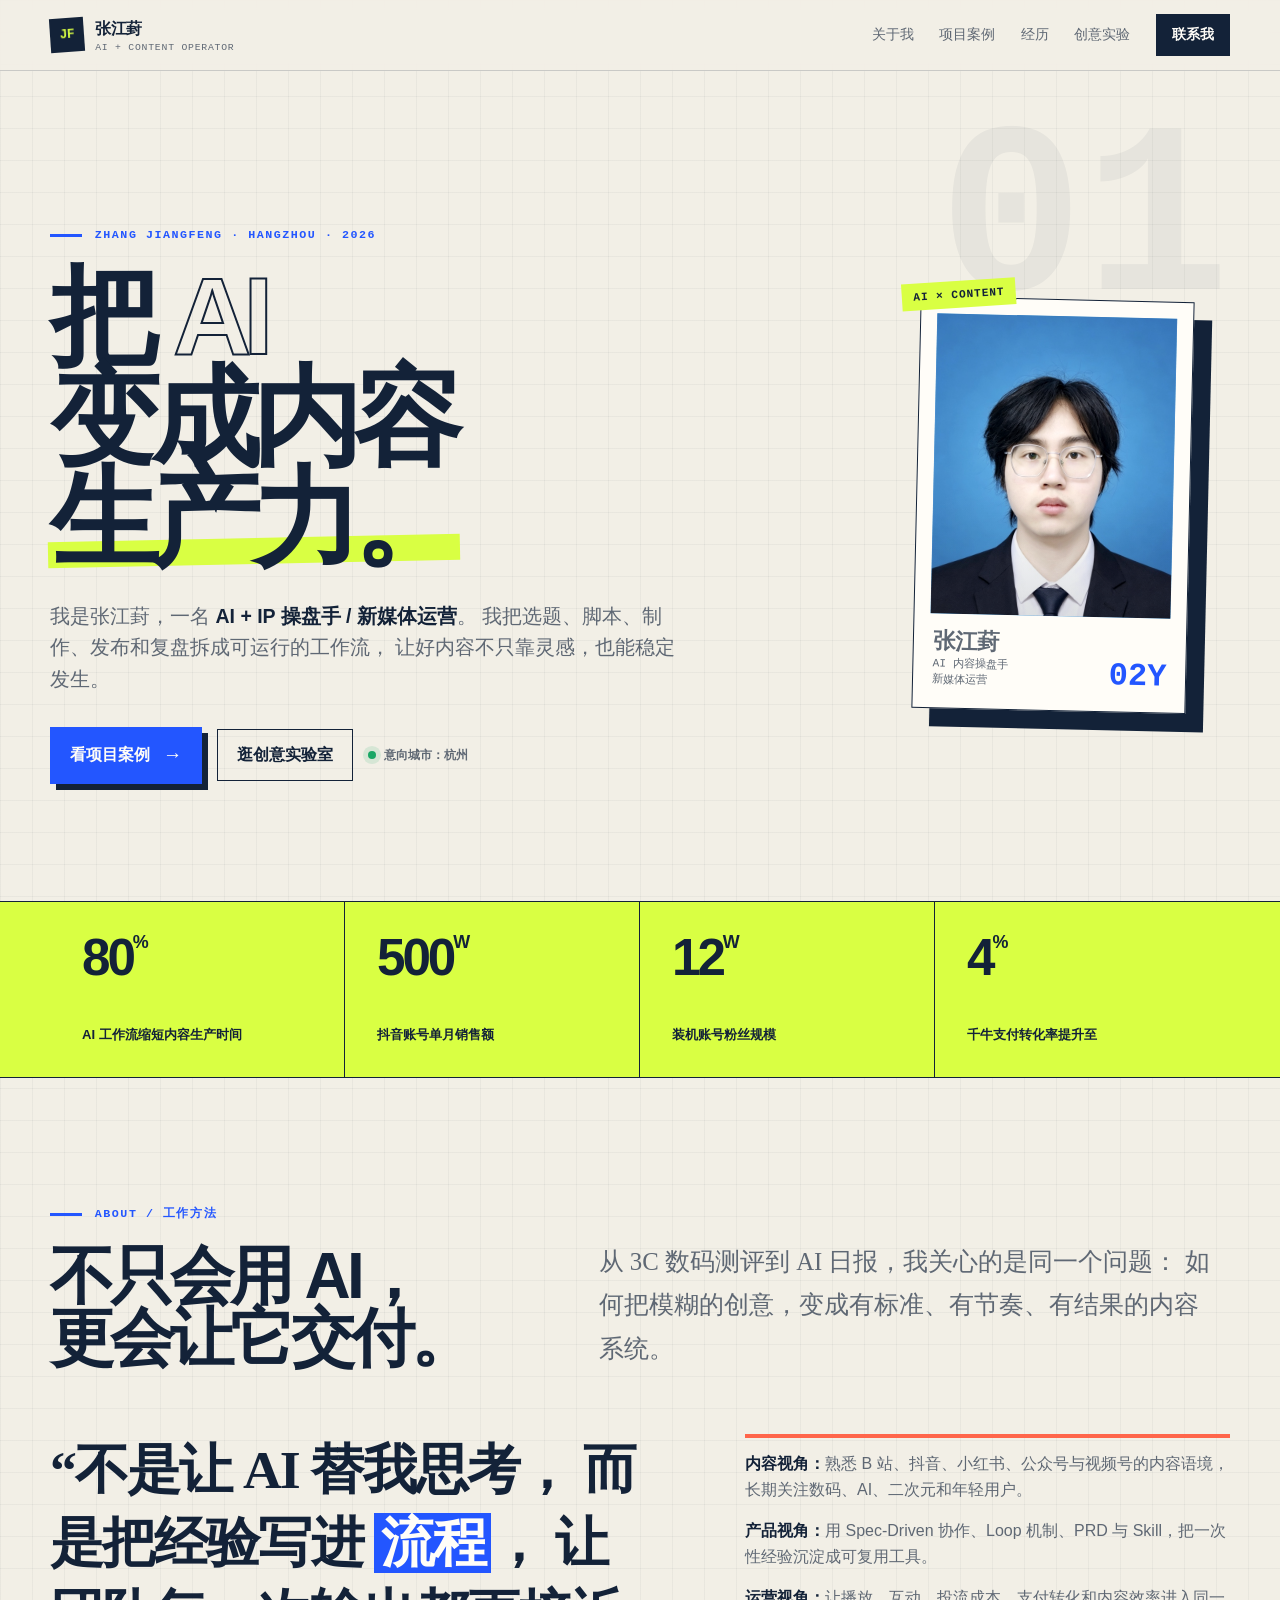
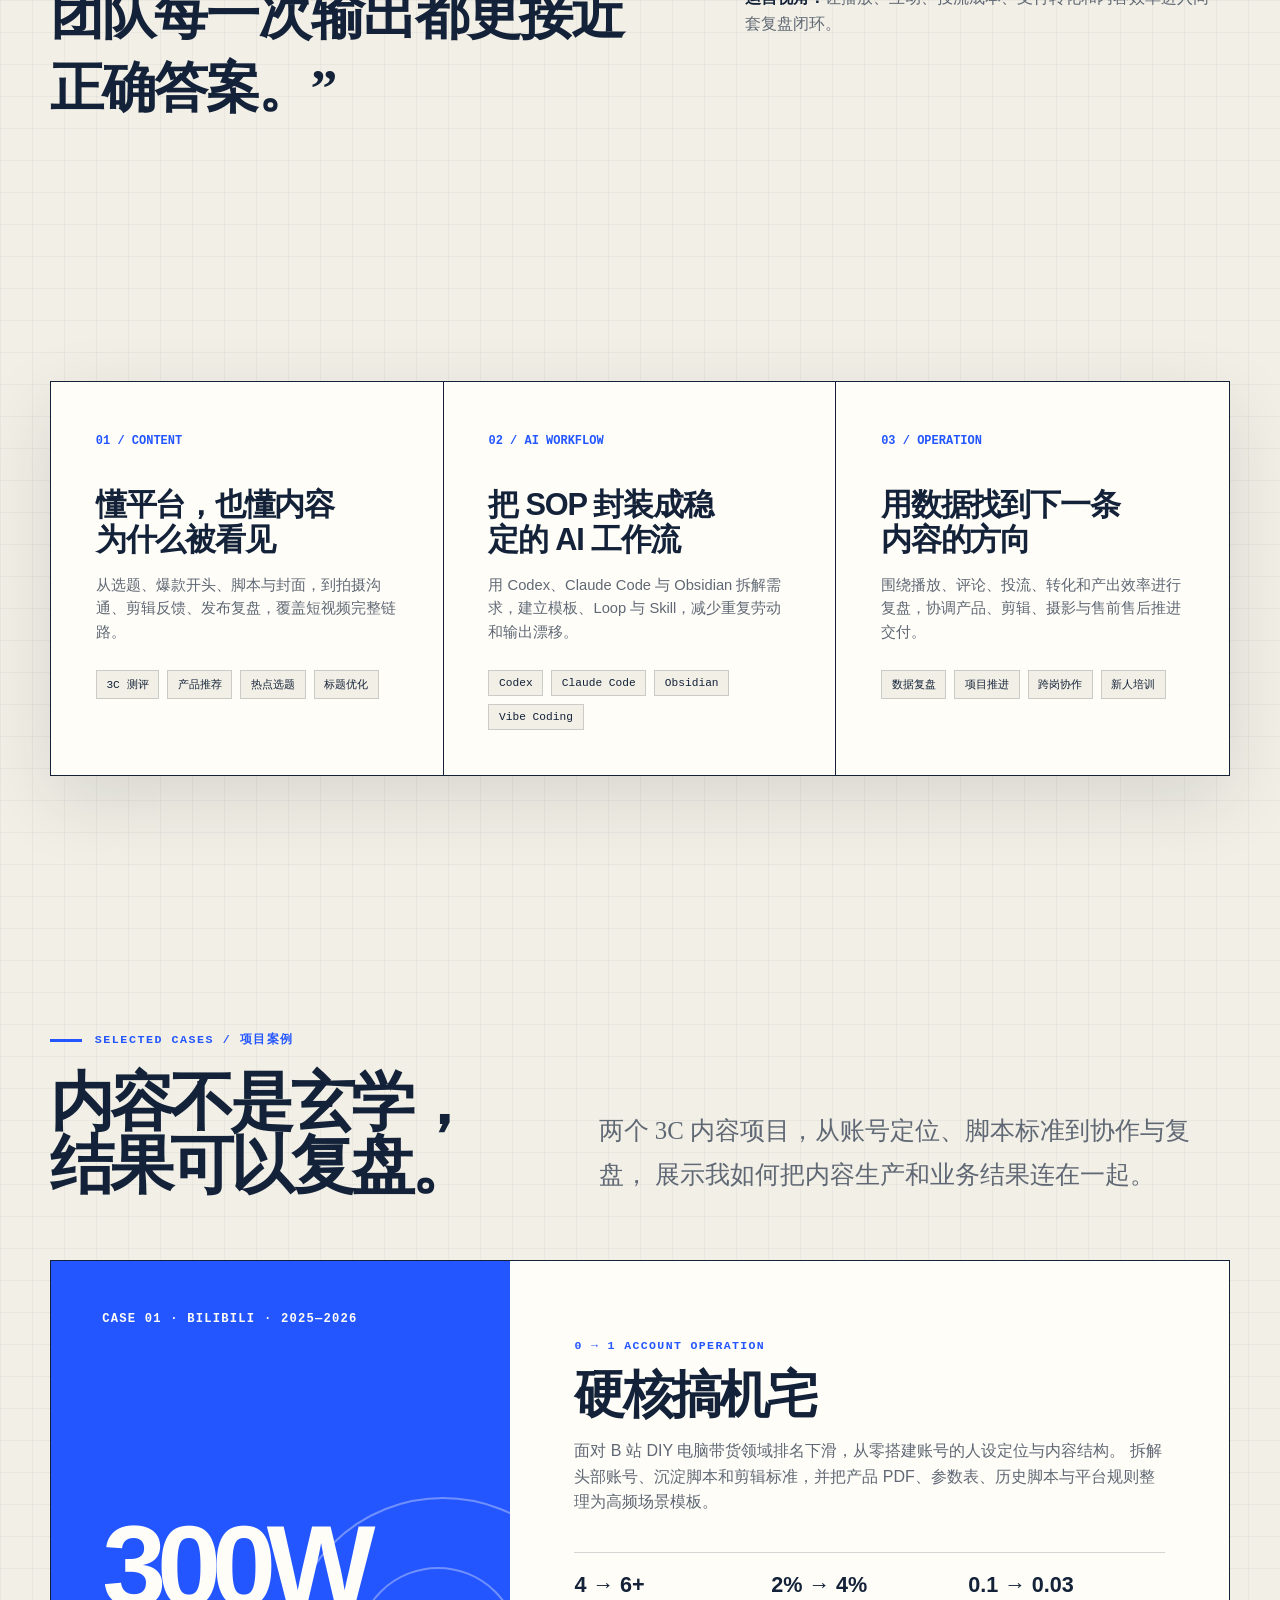
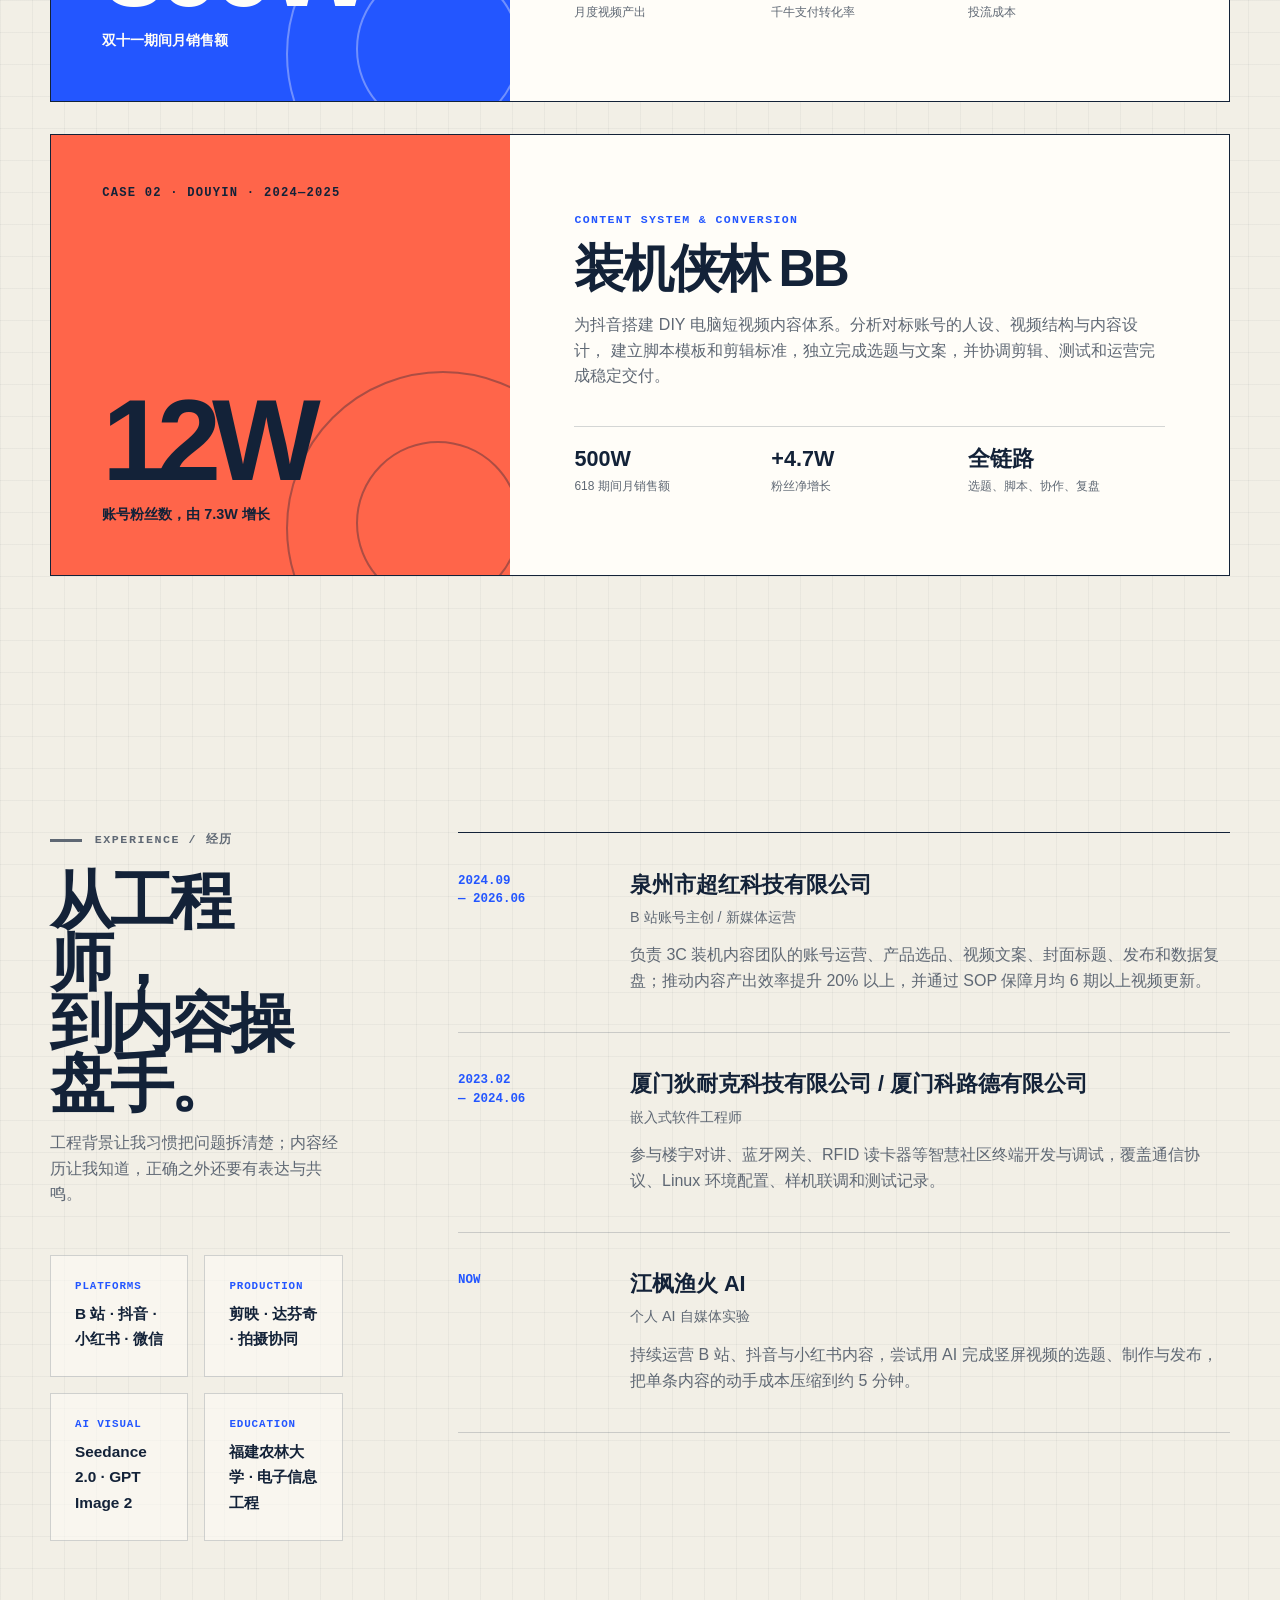
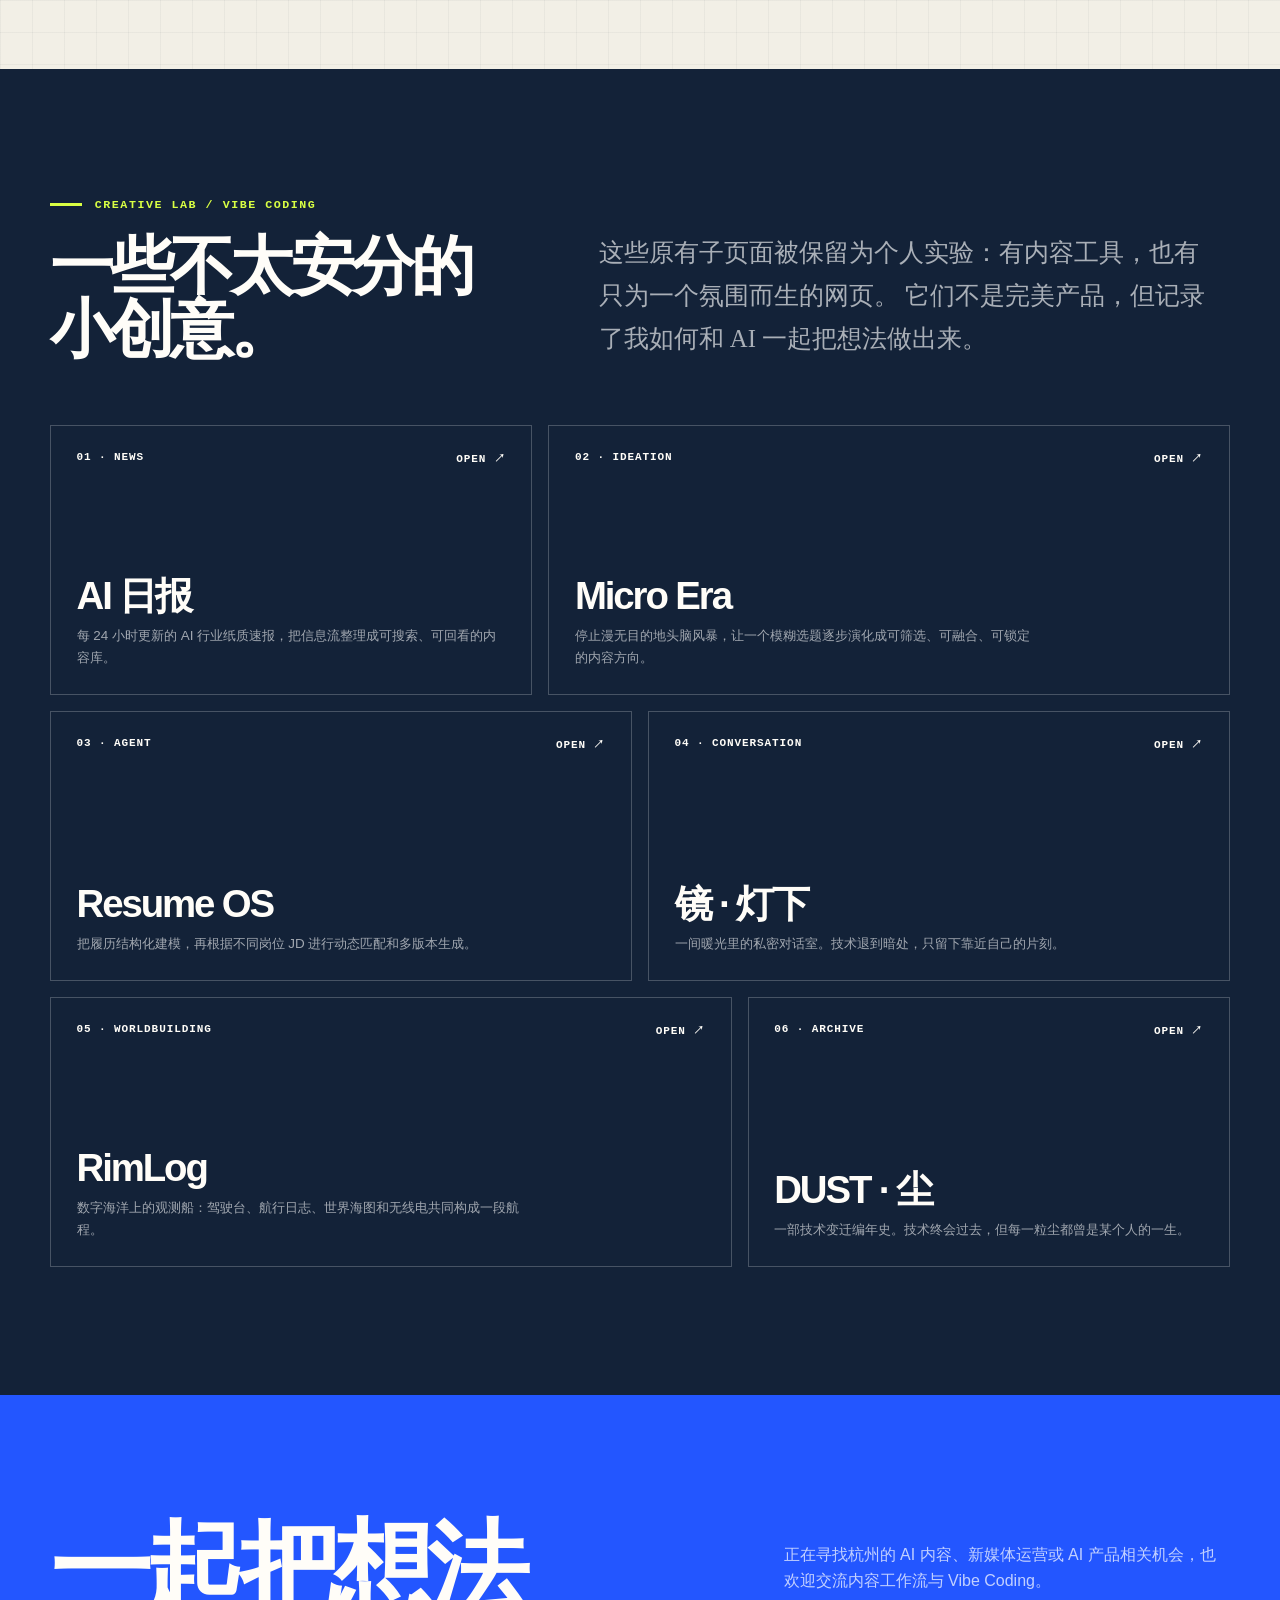
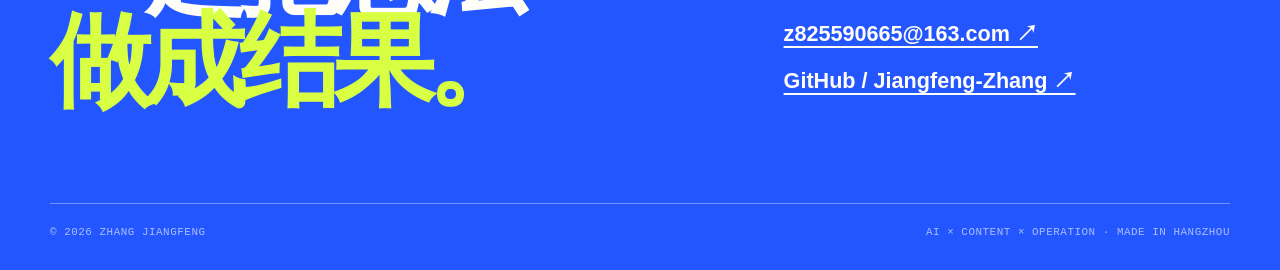
<file: index.html>
<!doctype html>
<html lang="zh-CN">
<head>
  <meta charset="utf-8">
  <meta name="viewport" content="width=device-width, initial-scale=1">
  <meta name="theme-color" content="#f2efe6">
  <meta name="description" content="张江葑的个人网站：AI 内容工作流、新媒体运营、3C 数码内容与 Vibe Coding 实验。">
  <title>张江葑｜AI 内容操盘手与新媒体运营</title>
  <style>
    :root {
      --paper: #f2efe6;
      --paper-2: #e9e4d8;
      --ink: #132238;
      --muted: #5f6874;
      --line: rgba(19, 34, 56, 0.18);
      --blue: #2356ff;
      --acid: #d9ff43;
      --coral: #ff654a;
      --white: #fffdf8;
      --shadow: 0 24px 70px rgba(24, 36, 52, 0.12);
      --sans: "PingFang SC", "Microsoft YaHei", "Noto Sans CJK SC", Arial, sans-serif;
      --serif: "Songti SC", "STSong", "Noto Serif CJK SC", Georgia, serif;
      --mono: "SFMono-Regular", Consolas, "Liberation Mono", monospace;
    }

    * {
      box-sizing: border-box;
    }

    html {
      scroll-behavior: smooth;
    }

    body {
      margin: 0;
      color: var(--ink);
      background:
        linear-gradient(rgba(19, 34, 56, 0.045) 1px, transparent 1px),
        linear-gradient(90deg, rgba(19, 34, 56, 0.045) 1px, transparent 1px),
        var(--paper);
      background-size: 32px 32px;
      font-family: var(--sans);
      line-height: 1.6;
      overflow-x: hidden;
    }

    ::selection {
      color: var(--white);
      background: var(--blue);
    }

    a {
      color: inherit;
    }

    button,
    a {
      -webkit-tap-highlight-color: transparent;
    }

    img {
      display: block;
      max-width: 100%;
    }

    .skip-link {
      position: fixed;
      top: 1rem;
      left: 1rem;
      z-index: 1000;
      padding: 0.7rem 1rem;
      color: var(--white);
      background: var(--ink);
      transform: translateY(-160%);
      transition: transform 0.2s ease;
    }

    .skip-link:focus {
      transform: translateY(0);
    }

    .page-progress {
      position: fixed;
      inset: 0 auto auto 0;
      z-index: 999;
      width: 0;
      height: 3px;
      background: var(--blue);
    }

    .site-nav {
      position: sticky;
      top: 0;
      z-index: 100;
      border-bottom: 1px solid var(--line);
      background: rgba(242, 239, 230, 0.9);
      backdrop-filter: blur(16px);
    }

    .nav-inner {
      width: min(1180px, calc(100% - 40px));
      height: 70px;
      margin: 0 auto;
      display: flex;
      align-items: center;
      justify-content: space-between;
      gap: 2rem;
    }

    .brand {
      display: inline-flex;
      align-items: center;
      gap: 0.7rem;
      text-decoration: none;
      font-weight: 800;
      letter-spacing: -0.03em;
    }

    .brand-mark {
      display: grid;
      width: 34px;
      height: 34px;
      place-items: center;
      color: var(--acid);
      background: var(--ink);
      font: 800 0.8rem/1 var(--mono);
      transform: rotate(-4deg);
    }

    .brand small {
      display: block;
      color: var(--muted);
      font: 500 0.61rem/1.2 var(--mono);
      letter-spacing: 0.08em;
      text-transform: uppercase;
    }

    .nav-links {
      display: flex;
      align-items: center;
      gap: 1.6rem;
      font-size: 0.86rem;
    }

    .nav-links a {
      text-decoration: none;
    }

    .nav-links a:not(.nav-cta) {
      position: relative;
      color: var(--muted);
    }

    .nav-links a:not(.nav-cta)::after {
      content: "";
      position: absolute;
      right: 0;
      bottom: -0.3rem;
      left: 0;
      height: 1px;
      background: var(--ink);
      transform: scaleX(0);
      transform-origin: right;
      transition: transform 0.25s ease;
    }

    .nav-links a:hover::after,
    .nav-links a:focus-visible::after {
      transform: scaleX(1);
      transform-origin: left;
    }

    .nav-cta {
      padding: 0.65rem 1rem;
      color: var(--white);
      background: var(--ink);
      font-weight: 700;
    }

    .menu-button {
      display: none;
      width: 40px;
      height: 40px;
      border: 1px solid var(--line);
      color: var(--ink);
      background: transparent;
      font: 700 0.78rem var(--mono);
      cursor: pointer;
    }

    main {
      overflow: hidden;
    }

    .container {
      width: min(1180px, calc(100% - 40px));
      margin: 0 auto;
    }

    .hero {
      position: relative;
      min-height: calc(100vh - 70px);
      padding: clamp(4.5rem, 8vw, 8rem) 0 4rem;
      display: grid;
      grid-template-columns: minmax(0, 1.35fr) minmax(320px, 0.65fr);
      align-items: center;
      gap: clamp(3rem, 7vw, 7rem);
    }

    .hero::before {
      content: "01";
      position: absolute;
      top: 2rem;
      right: 0;
      color: rgba(19, 34, 56, 0.05);
      font: 800 clamp(8rem, 19vw, 17rem)/1 var(--mono);
      pointer-events: none;
    }

    .eyebrow,
    .section-kicker {
      display: flex;
      align-items: center;
      gap: 0.8rem;
      margin: 0 0 1.4rem;
      color: var(--blue);
      font: 700 0.73rem/1.4 var(--mono);
      letter-spacing: 0.13em;
      text-transform: uppercase;
    }

    .eyebrow::before,
    .section-kicker::before {
      content: "";
      width: 32px;
      height: 3px;
      background: currentColor;
    }

    .hero h1 {
      max-width: 790px;
      margin: 0;
      font-size: clamp(3.6rem, 8.5vw, 7.7rem);
      font-weight: 900;
      line-height: 0.93;
      letter-spacing: -0.075em;
    }

    .hero h1 .outline {
      color: transparent;
      -webkit-text-stroke: 2px var(--ink);
    }

    .hero h1 .highlight {
      position: relative;
      display: inline-block;
      z-index: 0;
    }

    .hero h1 .highlight::after {
      content: "";
      position: absolute;
      right: -0.06em;
      bottom: 0.05em;
      left: -0.02em;
      z-index: -1;
      height: 0.24em;
      background: var(--acid);
      transform: rotate(-1.2deg);
    }

    .hero-intro {
      max-width: 640px;
      margin: 2rem 0 0;
      color: var(--muted);
      font-size: clamp(1rem, 1.7vw, 1.22rem);
    }

    .hero-intro strong {
      color: var(--ink);
    }

    .hero-actions {
      margin-top: 2rem;
      display: flex;
      flex-wrap: wrap;
      align-items: center;
      gap: 0.9rem;
    }

    .button {
      display: inline-flex;
      min-height: 50px;
      padding: 0.75rem 1.2rem;
      align-items: center;
      justify-content: center;
      gap: 0.8rem;
      border: 1px solid var(--ink);
      text-decoration: none;
      font-weight: 750;
      transition: transform 0.2s ease, box-shadow 0.2s ease, background 0.2s ease;
    }

    .button.primary {
      color: var(--white);
      background: var(--blue);
      border-color: var(--blue);
      box-shadow: 6px 6px 0 var(--ink);
    }

    .button:hover,
    .button:focus-visible {
      transform: translate(-2px, -2px);
    }

    .button.primary:hover,
    .button.primary:focus-visible {
      box-shadow: 9px 9px 0 var(--ink);
    }

    .button .arrow {
      font-size: 1.2rem;
      transition: transform 0.2s ease;
    }

    .button:hover .arrow {
      transform: translateX(4px);
    }

    .availability {
      display: inline-flex;
      align-items: center;
      gap: 0.55rem;
      color: var(--muted);
      font: 600 0.76rem var(--mono);
    }

    .availability::before {
      content: "";
      width: 8px;
      height: 8px;
      border-radius: 50%;
      background: #19a765;
      box-shadow: 0 0 0 5px rgba(25, 167, 101, 0.13);
    }

    .profile-card {
      position: relative;
      z-index: 1;
      max-width: 390px;
      justify-self: end;
      padding: 1rem;
      border: 1px solid var(--ink);
      background: var(--white);
      box-shadow: 18px 18px 0 var(--ink);
      transform: rotate(1.3deg);
    }

    .profile-card::before {
      content: "AI × CONTENT";
      position: absolute;
      top: -17px;
      left: -20px;
      z-index: 2;
      padding: 0.48rem 0.72rem;
      color: var(--ink);
      background: var(--acid);
      font: 800 0.7rem var(--mono);
      letter-spacing: 0.08em;
      transform: rotate(-5deg);
    }

    .portrait-wrap {
      position: relative;
      aspect-ratio: 4 / 5;
      overflow: hidden;
      background: #3f97dc;
      filter: saturate(0.82) contrast(1.03);
    }

    .portrait-wrap img {
      width: 100%;
      height: 100%;
      object-fit: cover;
      object-position: center 32%;
    }

    .portrait-wrap::after {
      content: "";
      position: absolute;
      inset: 0;
      background: linear-gradient(180deg, transparent 60%, rgba(19, 34, 56, 0.16));
      pointer-events: none;
    }

    .profile-meta {
      padding: 1rem 0.2rem 0.2rem;
      display: flex;
      align-items: flex-end;
      justify-content: space-between;
      gap: 1rem;
    }

    .profile-meta strong {
      display: block;
      font-size: 1.4rem;
      line-height: 1.2;
    }

    .profile-meta span {
      color: var(--muted);
      font: 0.7rem/1.4 var(--mono);
      text-transform: uppercase;
    }

    .profile-no {
      color: var(--blue);
      font: 800 2rem/1 var(--mono);
    }

    .metrics {
      border-block: 1px solid var(--ink);
      background: var(--acid);
    }

    .metrics-grid {
      display: grid;
      grid-template-columns: repeat(4, 1fr);
    }

    .metric {
      min-height: 175px;
      padding: 2rem;
      display: flex;
      flex-direction: column;
      justify-content: space-between;
      border-right: 1px solid var(--ink);
    }

    .metric:last-child {
      border-right: 0;
    }

    .metric strong {
      font: 900 clamp(2.2rem, 4vw, 4.2rem)/0.95 var(--sans);
      letter-spacing: -0.06em;
    }

    .metric span {
      max-width: 160px;
      font-size: 0.82rem;
      font-weight: 700;
    }

    .metric sup {
      font-size: 0.35em;
      letter-spacing: 0;
      vertical-align: top;
    }

    .section {
      padding: clamp(5.5rem, 10vw, 9rem) 0;
    }

    .section-head {
      margin-bottom: clamp(2.5rem, 5vw, 4.5rem);
      display: grid;
      grid-template-columns: 0.9fr 1.1fr;
      gap: 2rem;
      align-items: end;
    }

    .section-title {
      margin: 0;
      font-size: clamp(2.6rem, 5vw, 5.2rem);
      line-height: 0.98;
      letter-spacing: -0.06em;
    }

    .section-lead {
      max-width: 620px;
      margin: 0;
      color: var(--muted);
      font-family: var(--serif);
      font-size: clamp(1.1rem, 2vw, 1.55rem);
      line-height: 1.75;
    }

    .manifesto {
      display: grid;
      grid-template-columns: minmax(0, 1.1fr) minmax(320px, 0.9fr);
      gap: clamp(3rem, 8vw, 8rem);
      align-items: start;
    }

    .manifesto-quote {
      margin: 0;
      font-family: var(--serif);
      font-size: clamp(2rem, 4.2vw, 4rem);
      font-weight: 700;
      line-height: 1.35;
      letter-spacing: -0.035em;
    }

    .manifesto-quote mark {
      padding: 0 0.12em;
      color: var(--white);
      background: var(--blue);
    }

    .manifesto-note {
      padding-top: 0.8rem;
      border-top: 4px solid var(--coral);
    }

    .manifesto-note p {
      margin: 0 0 1rem;
      color: var(--muted);
    }

    .manifesto-note strong {
      color: var(--ink);
    }

    .capabilities {
      display: grid;
      grid-template-columns: repeat(3, 1fr);
      border: 1px solid var(--ink);
      background: var(--white);
      box-shadow: var(--shadow);
    }

    .capability {
      position: relative;
      min-height: 360px;
      padding: clamp(1.8rem, 3.5vw, 3rem);
      border-right: 1px solid var(--ink);
      overflow: hidden;
    }

    .capability:last-child {
      border-right: 0;
    }

    .capability-no {
      color: var(--blue);
      font: 800 0.75rem var(--mono);
    }

    .capability h3 {
      max-width: 240px;
      margin: 2.2rem 0 1rem;
      font-size: clamp(1.5rem, 2.4vw, 2.2rem);
      line-height: 1.15;
      letter-spacing: -0.04em;
    }

    .capability p {
      margin: 0;
      color: var(--muted);
      font-size: 0.92rem;
    }

    .capability ul {
      margin: 1.6rem 0 0;
      padding: 0;
      display: flex;
      flex-wrap: wrap;
      gap: 0.5rem;
      list-style: none;
    }

    .capability li {
      padding: 0.38rem 0.6rem;
      border: 1px solid var(--line);
      font: 0.7rem var(--mono);
      background: var(--paper);
    }

    .case-list {
      display: grid;
      gap: 2rem;
    }

    .case-card {
      position: relative;
      display: grid;
      grid-template-columns: 0.78fr 1.22fr;
      border: 1px solid var(--ink);
      background: var(--white);
      overflow: hidden;
    }

    .case-visual {
      position: relative;
      min-height: 440px;
      padding: clamp(2rem, 4vw, 4rem);
      display: flex;
      flex-direction: column;
      justify-content: space-between;
      color: var(--white);
      background: var(--blue);
      overflow: hidden;
    }

    .case-card:nth-child(2) .case-visual {
      color: var(--ink);
      background: var(--coral);
    }

    .case-visual::before,
    .case-visual::after {
      content: "";
      position: absolute;
      border: 2px solid currentColor;
      opacity: 0.35;
      border-radius: 50%;
    }

    .case-visual::before {
      right: -90px;
      bottom: -110px;
      width: 310px;
      height: 310px;
    }

    .case-visual::after {
      right: -10px;
      bottom: -30px;
      width: 160px;
      height: 160px;
    }

    .case-index {
      font: 800 0.76rem var(--mono);
      letter-spacing: 0.1em;
    }

    .case-big-number {
      position: relative;
      z-index: 1;
      font: 900 clamp(4rem, 9vw, 8rem)/0.82 var(--sans);
      letter-spacing: -0.08em;
    }

    .case-big-number small {
      display: block;
      margin-top: 1rem;
      font: 700 0.9rem/1.4 var(--sans);
      letter-spacing: 0;
    }

    .case-content {
      padding: clamp(2rem, 5vw, 5rem);
      display: flex;
      flex-direction: column;
      justify-content: center;
    }

    .case-label {
      color: var(--blue);
      font: 700 0.72rem var(--mono);
      letter-spacing: 0.12em;
      text-transform: uppercase;
    }

    .case-content h3 {
      margin: 1rem 0;
      font-size: clamp(2rem, 4vw, 3.8rem);
      line-height: 1.05;
      letter-spacing: -0.055em;
    }

    .case-content > p {
      max-width: 620px;
      margin: 0;
      color: var(--muted);
      font-size: 1rem;
    }

    .case-stats {
      margin-top: 2.3rem;
      display: grid;
      grid-template-columns: repeat(3, 1fr);
      border-top: 1px solid var(--line);
    }

    .case-stat {
      padding: 1.2rem 1rem 0 0;
    }

    .case-stat strong {
      display: block;
      color: var(--ink);
      font-size: 1.35rem;
      line-height: 1.2;
    }

    .case-stat span {
      color: var(--muted);
      font-size: 0.75rem;
    }

    .experience-layout {
      display: grid;
      grid-template-columns: minmax(250px, 0.55fr) minmax(0, 1.45fr);
      gap: clamp(3rem, 9vw, 9rem);
    }

    .experience-aside {
      position: sticky;
      top: 110px;
      align-self: start;
    }

    .experience-aside h2 {
      margin: 0;
      font-size: clamp(2.8rem, 5vw, 5.2rem);
      line-height: 0.95;
      letter-spacing: -0.065em;
    }

    .experience-aside p {
      color: var(--muted);
    }

    .timeline {
      border-top: 1px solid var(--ink);
    }

    .timeline-item {
      padding: 2.4rem 0;
      display: grid;
      grid-template-columns: 140px 1fr;
      gap: 2rem;
      border-bottom: 1px solid var(--line);
    }

    .timeline-time {
      color: var(--blue);
      font: 700 0.78rem/1.5 var(--mono);
    }

    .timeline-item h3 {
      margin: 0 0 0.45rem;
      font-size: 1.35rem;
      line-height: 1.25;
    }

    .timeline-role {
      margin-bottom: 0.85rem;
      color: var(--muted);
      font-size: 0.9rem;
    }

    .timeline-item p {
      margin: 0;
      color: var(--muted);
    }

    .toolbox {
      margin-top: 3rem;
      display: grid;
      grid-template-columns: repeat(2, 1fr);
      gap: 1rem;
    }

    .toolbox-card {
      padding: 1.5rem;
      border: 1px solid var(--line);
      background: rgba(255, 253, 248, 0.55);
    }

    .toolbox-card span {
      display: block;
      margin-bottom: 0.55rem;
      color: var(--blue);
      font: 700 0.68rem var(--mono);
      letter-spacing: 0.08em;
      text-transform: uppercase;
    }

    .toolbox-card strong {
      font-size: 0.96rem;
    }

    .lab {
      color: var(--white);
      background: var(--ink);
    }

    .lab .section-kicker {
      color: var(--acid);
    }

    .lab .section-title {
      color: var(--white);
    }

    .lab .section-lead {
      color: rgba(255, 255, 255, 0.64);
    }

    .lab-grid {
      display: grid;
      grid-template-columns: repeat(12, 1fr);
      gap: 1rem;
    }

    .lab-card {
      position: relative;
      min-height: 270px;
      padding: 1.6rem;
      display: flex;
      flex-direction: column;
      justify-content: space-between;
      border: 1px solid rgba(255, 255, 255, 0.22);
      color: var(--white);
      text-decoration: none;
      overflow: hidden;
      transition: color 0.3s ease, border-color 0.3s ease, transform 0.3s ease;
    }

    .lab-card:nth-child(1),
    .lab-card:nth-child(6) {
      grid-column: span 5;
    }

    .lab-card:nth-child(2),
    .lab-card:nth-child(5) {
      grid-column: span 7;
    }

    .lab-card:nth-child(3),
    .lab-card:nth-child(4) {
      grid-column: span 6;
    }

    .lab-card::before {
      content: "";
      position: absolute;
      inset: 0;
      z-index: 0;
      background: var(--card-color, var(--acid));
      transform: translateY(101%);
      transition: transform 0.35s cubic-bezier(0.2, 0.75, 0.3, 1);
    }

    .lab-card:hover,
    .lab-card:focus-visible {
      color: var(--ink);
      border-color: var(--card-color, var(--acid));
      transform: translateY(-4px);
    }

    .lab-card:hover::before,
    .lab-card:focus-visible::before {
      transform: translateY(0);
    }

    .lab-card > * {
      position: relative;
      z-index: 1;
    }

    .lab-card-top {
      display: flex;
      justify-content: space-between;
      font: 700 0.69rem var(--mono);
      letter-spacing: 0.08em;
      text-transform: uppercase;
    }

    .lab-card h3 {
      margin: auto 0 0.6rem;
      font-size: clamp(1.7rem, 3vw, 3rem);
      line-height: 1;
      letter-spacing: -0.055em;
    }

    .lab-card p {
      max-width: 460px;
      margin: 0;
      color: rgba(255, 255, 255, 0.6);
      font-size: 0.84rem;
      transition: color 0.3s ease;
    }

    .lab-card:hover p,
    .lab-card:focus-visible p {
      color: rgba(19, 34, 56, 0.78);
    }

    .contact {
      padding: clamp(5rem, 10vw, 9rem) 0 2rem;
      color: var(--white);
      background: var(--blue);
    }

    .contact-grid {
      display: grid;
      grid-template-columns: 1.2fr 0.8fr;
      gap: 4rem;
      align-items: end;
    }

    .contact h2 {
      max-width: 850px;
      margin: 0;
      font-size: clamp(3.2rem, 8vw, 8rem);
      line-height: 0.9;
      letter-spacing: -0.075em;
    }

    .contact h2 span {
      color: var(--acid);
    }

    .contact-side {
      padding-bottom: 0.5rem;
    }

    .contact-side p {
      margin: 0 0 1.5rem;
      color: rgba(255, 255, 255, 0.72);
    }

    .contact-links {
      display: flex;
      flex-direction: column;
      align-items: flex-start;
      gap: 0.8rem;
    }

    .contact-links a {
      font-size: clamp(1rem, 2vw, 1.35rem);
      font-weight: 750;
      text-underline-offset: 0.22em;
    }

    .site-footer {
      margin-top: 6rem;
      padding-top: 1.4rem;
      display: flex;
      justify-content: space-between;
      gap: 2rem;
      border-top: 1px solid rgba(255, 255, 255, 0.35);
      color: rgba(255, 255, 255, 0.62);
      font: 0.68rem var(--mono);
      letter-spacing: 0.05em;
      text-transform: uppercase;
    }

    .reveal {
      opacity: 0;
      transform: translateY(28px);
      transition: opacity 0.7s ease, transform 0.7s ease;
    }

    .reveal.visible {
      opacity: 1;
      transform: translateY(0);
    }

    @media (max-width: 920px) {
      .hero {
        min-height: auto;
        grid-template-columns: 1fr;
      }

      .profile-card {
        width: min(420px, calc(100% - 20px));
        justify-self: start;
      }

      .metrics-grid {
        grid-template-columns: repeat(2, 1fr);
      }

      .metric:nth-child(2) {
        border-right: 0;
      }

      .metric:nth-child(-n + 2) {
        border-bottom: 1px solid var(--ink);
      }

      .section-head,
      .manifesto,
      .case-card,
      .experience-layout,
      .contact-grid {
        grid-template-columns: 1fr;
      }

      .capabilities {
        grid-template-columns: 1fr;
      }

      .capability {
        min-height: 0;
        border-right: 0;
        border-bottom: 1px solid var(--ink);
      }

      .capability:last-child {
        border-bottom: 0;
      }

      .case-visual {
        min-height: 320px;
      }

      .experience-aside {
        position: static;
      }
    }

    @media (max-width: 720px) {
      .nav-inner {
        width: min(100% - 28px, 1180px);
      }

      .menu-button {
        display: block;
      }

      .nav-links {
        position: absolute;
        top: 70px;
        right: 0;
        left: 0;
        padding: 1.5rem 20px 2rem;
        display: none;
        flex-direction: column;
        align-items: stretch;
        gap: 1rem;
        border-bottom: 1px solid var(--ink);
        background: var(--paper);
      }

      .nav-links.open {
        display: flex;
      }

      .nav-links a {
        padding: 0.55rem 0;
      }

      .container {
        width: min(100% - 28px, 1180px);
      }

      .hero {
        padding-top: 5rem;
      }

      .hero h1 {
        font-size: clamp(3.4rem, 17vw, 5.5rem);
      }

      .hero h1 .outline {
        -webkit-text-stroke-width: 1.4px;
      }

      .profile-card {
        box-shadow: 10px 10px 0 var(--ink);
      }

      .metric {
        min-height: 140px;
        padding: 1.35rem;
      }

      .section-head {
        gap: 1.2rem;
      }

      .case-content {
        padding: 2rem 1.4rem;
      }

      .case-stats {
        grid-template-columns: 1fr;
      }

      .case-stat {
        padding: 1rem 0;
        border-bottom: 1px solid var(--line);
      }

      .timeline-item {
        grid-template-columns: 1fr;
        gap: 0.6rem;
      }

      .toolbox {
        grid-template-columns: 1fr;
      }

      .lab-grid {
        grid-template-columns: 1fr;
      }

      .lab-card:nth-child(n) {
        grid-column: auto;
      }

      .lab-card {
        min-height: 230px;
      }

      .contact h2 {
        font-size: clamp(3.1rem, 16vw, 5.8rem);
      }

      .site-footer {
        flex-direction: column;
        gap: 0.7rem;
      }
    }

    @media (prefers-reduced-motion: reduce) {
      html {
        scroll-behavior: auto;
      }

      *,
      *::before,
      *::after {
        animation-duration: 0.01ms !important;
        animation-iteration-count: 1 !important;
        transition-duration: 0.01ms !important;
      }

      .reveal {
        opacity: 1;
        transform: none;
      }
    }
  </style>
</head>
<body>
  <a class="skip-link" href="#main">跳到主要内容</a>
  <div class="page-progress" aria-hidden="true"></div>

  <header class="site-nav">
    <nav class="nav-inner" aria-label="主导航">
      <a class="brand" href="#top" aria-label="返回首页">
        <span class="brand-mark">JF</span>
        <span>张江葑<small>AI + Content Operator</small></span>
      </a>
      <button class="menu-button" type="button" aria-expanded="false" aria-controls="nav-links">MENU</button>
      <div class="nav-links" id="nav-links">
        <a href="#about">关于我</a>
        <a href="#cases">项目案例</a>
        <a href="#experience">经历</a>
        <a href="#lab">创意实验</a>
        <a class="nav-cta" href="mailto:z825590665@163.com">联系我</a>
      </div>
    </nav>
  </header>

  <main id="main">
    <section class="hero container" id="top">
      <div class="hero-copy">
        <p class="eyebrow">Zhang Jiangfeng · Hangzhou · 2026</p>
        <h1>
          把 <span class="outline">AI</span><br>
          变成内容<br>
          <span class="highlight">生产力。</span>
        </h1>
        <p class="hero-intro">
          我是张江葑，一名 <strong>AI + IP 操盘手 / 新媒体运营</strong>。
          我把选题、脚本、制作、发布和复盘拆成可运行的工作流，
          让好内容不只靠灵感，也能稳定发生。
        </p>
        <div class="hero-actions">
          <a class="button primary" href="#cases">看项目案例 <span class="arrow" aria-hidden="true">→</span></a>
          <a class="button" href="#lab">逛创意实验室</a>
          <span class="availability">意向城市：杭州</span>
        </div>
      </div>

      <figure class="profile-card" aria-label="张江葑的个人照片">
        <div class="portrait-wrap">
          <img src="assets/zhang-jiangfeng.jpg" alt="张江葑证件照" width="600" height="800">
        </div>
        <figcaption class="profile-meta">
          <span><strong>张江葑</strong>AI 内容操盘手<br>新媒体运营</span>
          <b class="profile-no">02Y</b>
        </figcaption>
      </figure>
    </section>

    <section class="metrics" aria-label="关键成果">
      <div class="metrics-grid container">
        <div class="metric reveal">
          <strong>80<sup>%</sup></strong>
          <span>AI 工作流缩短内容生产时间</span>
        </div>
        <div class="metric reveal">
          <strong>500<sup>W</sup></strong>
          <span>抖音账号单月销售额</span>
        </div>
        <div class="metric reveal">
          <strong>12<sup>W</sup></strong>
          <span>装机账号粉丝规模</span>
        </div>
        <div class="metric reveal">
          <strong>4<sup>%</sup></strong>
          <span>千牛支付转化率提升至</span>
        </div>
      </div>
    </section>

    <section class="section container" id="about">
      <div class="section-head reveal">
        <div>
          <p class="section-kicker">About / 工作方法</p>
          <h2 class="section-title">不只会用 AI，<br>更会让它交付。</h2>
        </div>
        <p class="section-lead">
          从 3C 数码测评到 AI 日报，我关心的是同一个问题：
          如何把模糊的创意，变成有标准、有节奏、有结果的内容系统。
        </p>
      </div>

      <div class="manifesto">
        <blockquote class="manifesto-quote reveal">
          “不是让 AI 替我思考，
          而是把经验写进 <mark>流程</mark>，
          让团队每一次输出都更接近正确答案。”
        </blockquote>
        <div class="manifesto-note reveal">
          <p><strong>内容视角：</strong>熟悉 B 站、抖音、小红书、公众号与视频号的内容语境，长期关注数码、AI、二次元和年轻用户。</p>
          <p><strong>产品视角：</strong>用 Spec-Driven 协作、Loop 机制、PRD 与 Skill，把一次性经验沉淀成可复用工具。</p>
          <p><strong>运营视角：</strong>让播放、互动、投流成本、支付转化和内容效率进入同一套复盘闭环。</p>
        </div>
      </div>
    </section>

    <section class="section container" aria-label="核心能力">
      <div class="capabilities reveal">
        <article class="capability">
          <span class="capability-no">01 / CONTENT</span>
          <h3>懂平台，也懂内容为什么被看见</h3>
          <p>从选题、爆款开头、脚本与封面，到拍摄沟通、剪辑反馈、发布复盘，覆盖短视频完整链路。</p>
          <ul>
            <li>3C 测评</li>
            <li>产品推荐</li>
            <li>热点选题</li>
            <li>标题优化</li>
          </ul>
        </article>
        <article class="capability">
          <span class="capability-no">02 / AI WORKFLOW</span>
          <h3>把 SOP 封装成稳定的 AI 工作流</h3>
          <p>用 Codex、Claude Code 与 Obsidian 拆解需求，建立模板、Loop 与 Skill，减少重复劳动和输出漂移。</p>
          <ul>
            <li>Codex</li>
            <li>Claude Code</li>
            <li>Obsidian</li>
            <li>Vibe Coding</li>
          </ul>
        </article>
        <article class="capability">
          <span class="capability-no">03 / OPERATION</span>
          <h3>用数据找到下一条内容的方向</h3>
          <p>围绕播放、评论、投流、转化和产出效率进行复盘，协调产品、剪辑、摄影与售前售后推进交付。</p>
          <ul>
            <li>数据复盘</li>
            <li>项目推进</li>
            <li>跨岗协作</li>
            <li>新人培训</li>
          </ul>
        </article>
      </div>
    </section>

    <section class="section container" id="cases">
      <div class="section-head reveal">
        <div>
          <p class="section-kicker">Selected Cases / 项目案例</p>
          <h2 class="section-title">内容不是玄学，<br>结果可以复盘。</h2>
        </div>
        <p class="section-lead">
          两个 3C 内容项目，从账号定位、脚本标准到协作与复盘，
          展示我如何把内容生产和业务结果连在一起。
        </p>
      </div>

      <div class="case-list">
        <article class="case-card reveal">
          <div class="case-visual">
            <span class="case-index">CASE 01 · BILIBILI · 2025—2026</span>
            <div class="case-big-number">300W<small>双十一期间月销售额</small></div>
          </div>
          <div class="case-content">
            <span class="case-label">0 → 1 account operation</span>
            <h3>硬核搞机宅</h3>
            <p>
              面对 B 站 DIY 电脑带货领域排名下滑，从零搭建账号的人设定位与内容结构。
              拆解头部账号、沉淀脚本和剪辑标准，并把产品 PDF、参数表、历史脚本与平台规则整理为高频场景模板。
            </p>
            <div class="case-stats">
              <div class="case-stat"><strong>4 → 6+</strong><span>月度视频产出</span></div>
              <div class="case-stat"><strong>2% → 4%</strong><span>千牛支付转化率</span></div>
              <div class="case-stat"><strong>0.1 → 0.03</strong><span>投流成本</span></div>
            </div>
          </div>
        </article>

        <article class="case-card reveal">
          <div class="case-visual">
            <span class="case-index">CASE 02 · DOUYIN · 2024—2025</span>
            <div class="case-big-number">12W<small>账号粉丝数，由 7.3W 增长</small></div>
          </div>
          <div class="case-content">
            <span class="case-label">Content system & conversion</span>
            <h3>装机侠林 BB</h3>
            <p>
              为抖音搭建 DIY 电脑短视频内容体系。分析对标账号的人设、视频结构与内容设计，
              建立脚本模板和剪辑标准，独立完成选题与文案，并协调剪辑、测试和运营完成稳定交付。
            </p>
            <div class="case-stats">
              <div class="case-stat"><strong>500W</strong><span>618 期间月销售额</span></div>
              <div class="case-stat"><strong>+4.7W</strong><span>粉丝净增长</span></div>
              <div class="case-stat"><strong>全链路</strong><span>选题、脚本、协作、复盘</span></div>
            </div>
          </div>
        </article>
      </div>
    </section>

    <section class="section container" id="experience">
      <div class="experience-layout">
        <aside class="experience-aside reveal">
          <p class="section-kicker">Experience / 经历</p>
          <h2>从工程师，<br>到内容操盘手。</h2>
          <p>工程背景让我习惯把问题拆清楚；内容经历让我知道，正确之外还要有表达与共鸣。</p>
          <div class="toolbox">
            <div class="toolbox-card"><span>Platforms</span><strong>B 站 · 抖音 · 小红书 · 微信</strong></div>
            <div class="toolbox-card"><span>Production</span><strong>剪映 · 达芬奇 · 拍摄协同</strong></div>
            <div class="toolbox-card"><span>AI Visual</span><strong>Seedance 2.0 · GPT Image 2</strong></div>
            <div class="toolbox-card"><span>Education</span><strong>福建农林大学 · 电子信息工程</strong></div>
          </div>
        </aside>

        <div class="timeline reveal">
          <article class="timeline-item">
            <time class="timeline-time">2024.09<br>— 2026.06</time>
            <div>
              <h3>泉州市超红科技有限公司</h3>
              <div class="timeline-role">B 站账号主创 / 新媒体运营</div>
              <p>负责 3C 装机内容团队的账号运营、产品选品、视频文案、封面标题、发布和数据复盘；推动内容产出效率提升 20% 以上，并通过 SOP 保障月均 6 期以上视频更新。</p>
            </div>
          </article>
          <article class="timeline-item">
            <time class="timeline-time">2023.02<br>— 2024.06</time>
            <div>
              <h3>厦门狄耐克科技有限公司 / 厦门科路德有限公司</h3>
              <div class="timeline-role">嵌入式软件工程师</div>
              <p>参与楼宇对讲、蓝牙网关、RFID 读卡器等智慧社区终端开发与调试，覆盖通信协议、Linux 环境配置、样机联调和测试记录。</p>
            </div>
          </article>
          <article class="timeline-item">
            <time class="timeline-time">NOW</time>
            <div>
              <h3>江枫渔火 AI</h3>
              <div class="timeline-role">个人 AI 自媒体实验</div>
              <p>持续运营 B 站、抖音与小红书内容，尝试用 AI 完成竖屏视频的选题、制作与发布，把单条内容的动手成本压缩到约 5 分钟。</p>
            </div>
          </article>
        </div>
      </div>
    </section>

    <section class="section lab" id="lab">
      <div class="container">
        <div class="section-head reveal">
          <div>
            <p class="section-kicker">Creative Lab / Vibe Coding</p>
            <h2 class="section-title">一些不太安分的<br>小创意。</h2>
          </div>
          <p class="section-lead">
            这些原有子页面被保留为个人实验：有内容工具，也有只为一个氛围而生的网页。
            它们不是完美产品，但记录了我如何和 AI 一起把想法做出来。
          </p>
        </div>

        <div class="lab-grid">
          <a class="lab-card reveal" href="news/" style="--card-color:#d9ff43">
            <div class="lab-card-top"><span>01 · News</span><span>Open ↗</span></div>
            <h3>AI 日报</h3>
            <p>每 24 小时更新的 AI 行业纸质速报，把信息流整理成可搜索、可回看的内容库。</p>
          </a>
          <a class="lab-card reveal" href="microera/" style="--card-color:#7ed9ff">
            <div class="lab-card-top"><span>02 · Ideation</span><span>Open ↗</span></div>
            <h3>Micro Era</h3>
            <p>停止漫无目的地头脑风暴，让一个模糊选题逐步演化成可筛选、可融合、可锁定的内容方向。</p>
          </a>
          <a class="lab-card reveal" href="resume/" style="--card-color:#ffbf69">
            <div class="lab-card-top"><span>03 · Agent</span><span>Open ↗</span></div>
            <h3>Resume OS</h3>
            <p>把履历结构化建模，再根据不同岗位 JD 进行动态匹配和多版本生成。</p>
          </a>
          <a class="lab-card reveal" href="mirror/" style="--card-color:#f9a8d4">
            <div class="lab-card-top"><span>04 · Conversation</span><span>Open ↗</span></div>
            <h3>镜 · 灯下</h3>
            <p>一间暖光里的私密对话室。技术退到暗处，只留下靠近自己的片刻。</p>
          </a>
          <a class="lab-card reveal" href="rimlog/" style="--card-color:#8ce6c0">
            <div class="lab-card-top"><span>05 · Worldbuilding</span><span>Open ↗</span></div>
            <h3>RimLog</h3>
            <p>数字海洋上的观测船：驾驶台、航行日志、世界海图和无线电共同构成一段航程。</p>
          </a>
          <a class="lab-card reveal" href="dust/" style="--card-color:#c7b8ff">
            <div class="lab-card-top"><span>06 · Archive</span><span>Open ↗</span></div>
            <h3>DUST · 尘</h3>
            <p>一部技术变迁编年史。技术终会过去，但每一粒尘都曾是某个人的一生。</p>
          </a>
        </div>
      </div>
    </section>

    <section class="contact" id="contact">
      <div class="container">
        <div class="contact-grid reveal">
          <h2>一起把想法<br><span>做成结果。</span></h2>
          <div class="contact-side">
            <p>正在寻找杭州的 AI 内容、新媒体运营或 AI 产品相关机会，也欢迎交流内容工作流与 Vibe Coding。</p>
            <div class="contact-links">
              <a href="mailto:z825590665@163.com">z825590665@163.com ↗</a>
              <a href="https://github.com/Jiangfeng-Zhang" target="_blank" rel="noreferrer">GitHub / Jiangfeng-Zhang ↗</a>
            </div>
          </div>
        </div>

        <footer class="site-footer">
          <span>© <span id="year">2026</span> Zhang Jiangfeng</span>
          <span>AI × Content × Operation · Made in Hangzhou</span>
        </footer>
      </div>
    </section>
  </main>

  <script>
    (function () {
      var menuButton = document.querySelector(".menu-button");
      var navLinks = document.querySelector(".nav-links");
      var progress = document.querySelector(".page-progress");

      menuButton.addEventListener("click", function () {
        var isOpen = navLinks.classList.toggle("open");
        menuButton.setAttribute("aria-expanded", String(isOpen));
        menuButton.textContent = isOpen ? "CLOSE" : "MENU";
      });

      navLinks.querySelectorAll("a").forEach(function (link) {
        link.addEventListener("click", function () {
          navLinks.classList.remove("open");
          menuButton.setAttribute("aria-expanded", "false");
          menuButton.textContent = "MENU";
        });
      });

      function updateProgress() {
        var max = document.documentElement.scrollHeight - window.innerHeight;
        var value = max > 0 ? (window.scrollY / max) * 100 : 0;
        progress.style.width = value + "%";
      }

      window.addEventListener("scroll", updateProgress, { passive: true });
      updateProgress();

      var reduceMotion = window.matchMedia("(prefers-reduced-motion: reduce)").matches;
      var reveals = document.querySelectorAll(".reveal");

      if (reduceMotion || !("IntersectionObserver" in window)) {
        reveals.forEach(function (item) { item.classList.add("visible"); });
      } else {
        var observer = new IntersectionObserver(function (entries) {
          entries.forEach(function (entry) {
            if (entry.isIntersecting) {
              entry.target.classList.add("visible");
              observer.unobserve(entry.target);
            }
          });
        }, { threshold: 0.12, rootMargin: "0px 0px -40px" });

        reveals.forEach(function (item) { observer.observe(item); });
      }

      document.getElementById("year").textContent = new Date().getFullYear();
    }());
  </script>
</body>
</html>
</file>
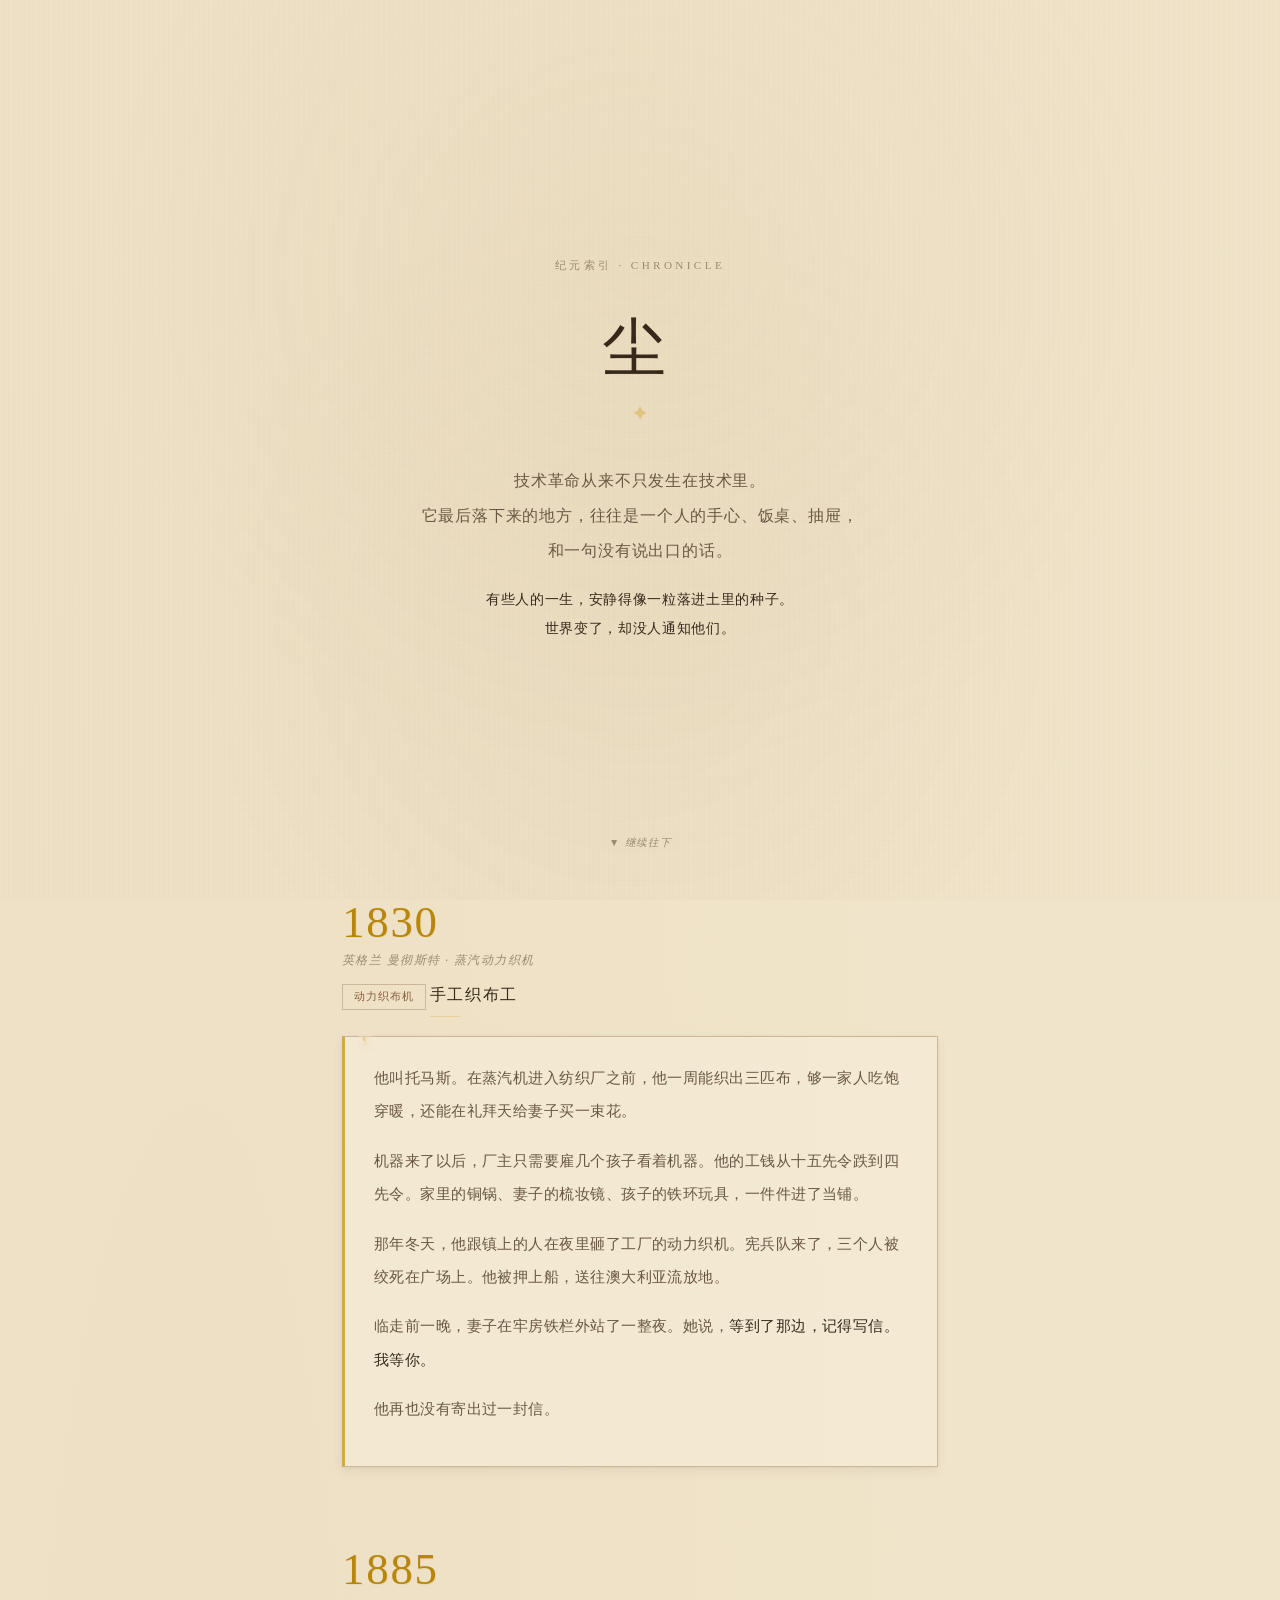
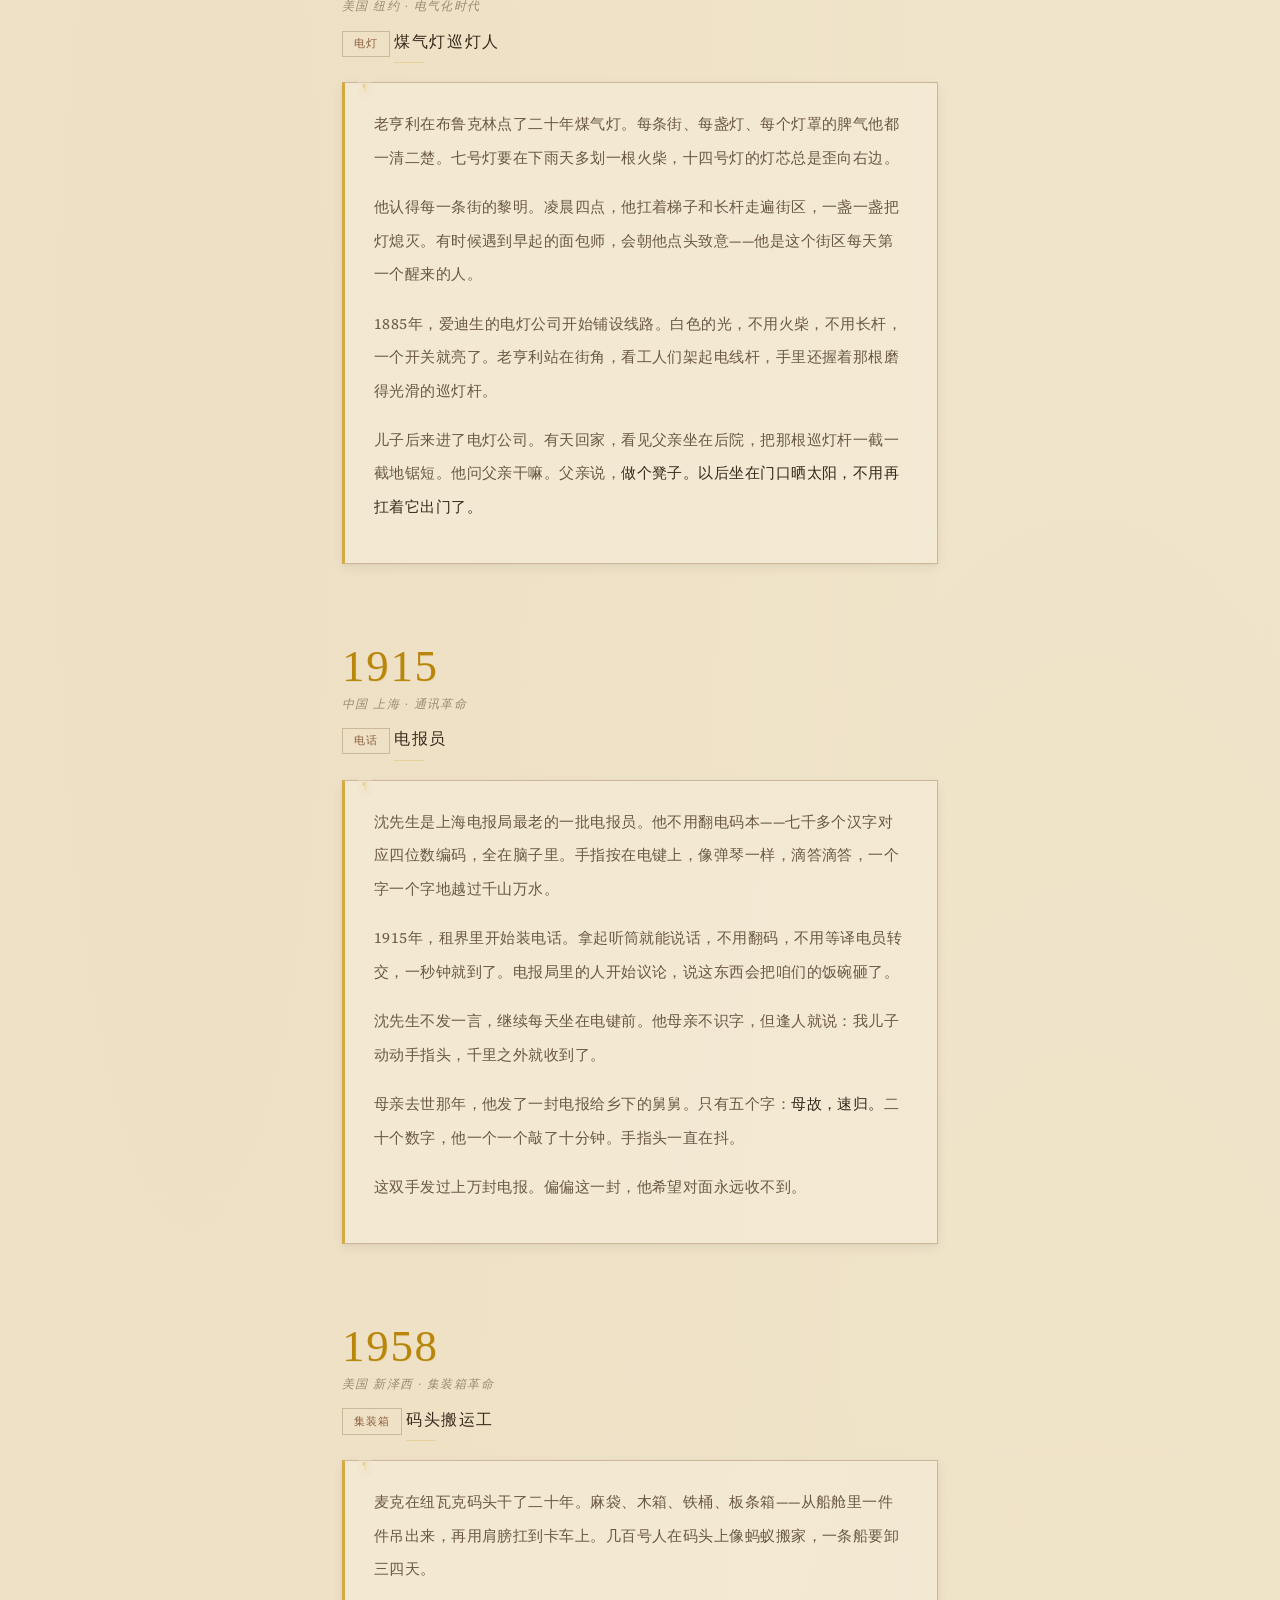
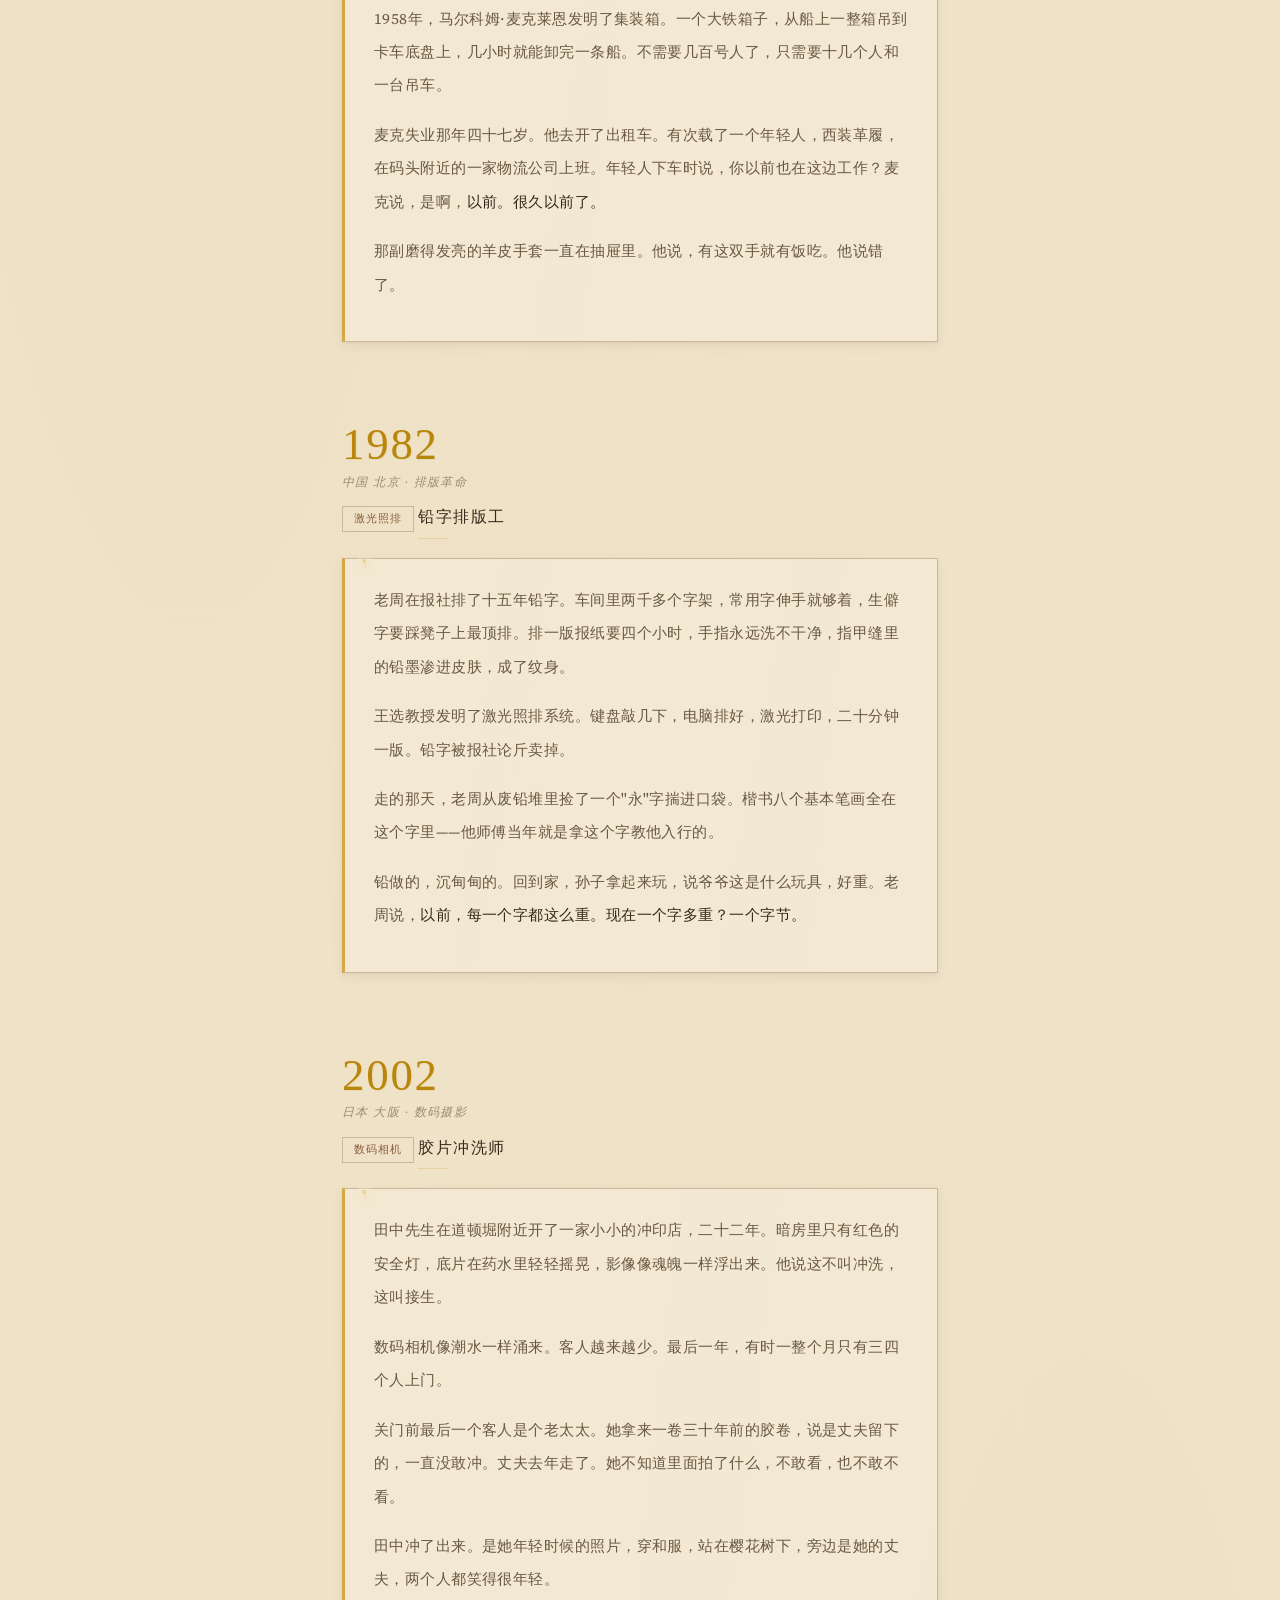
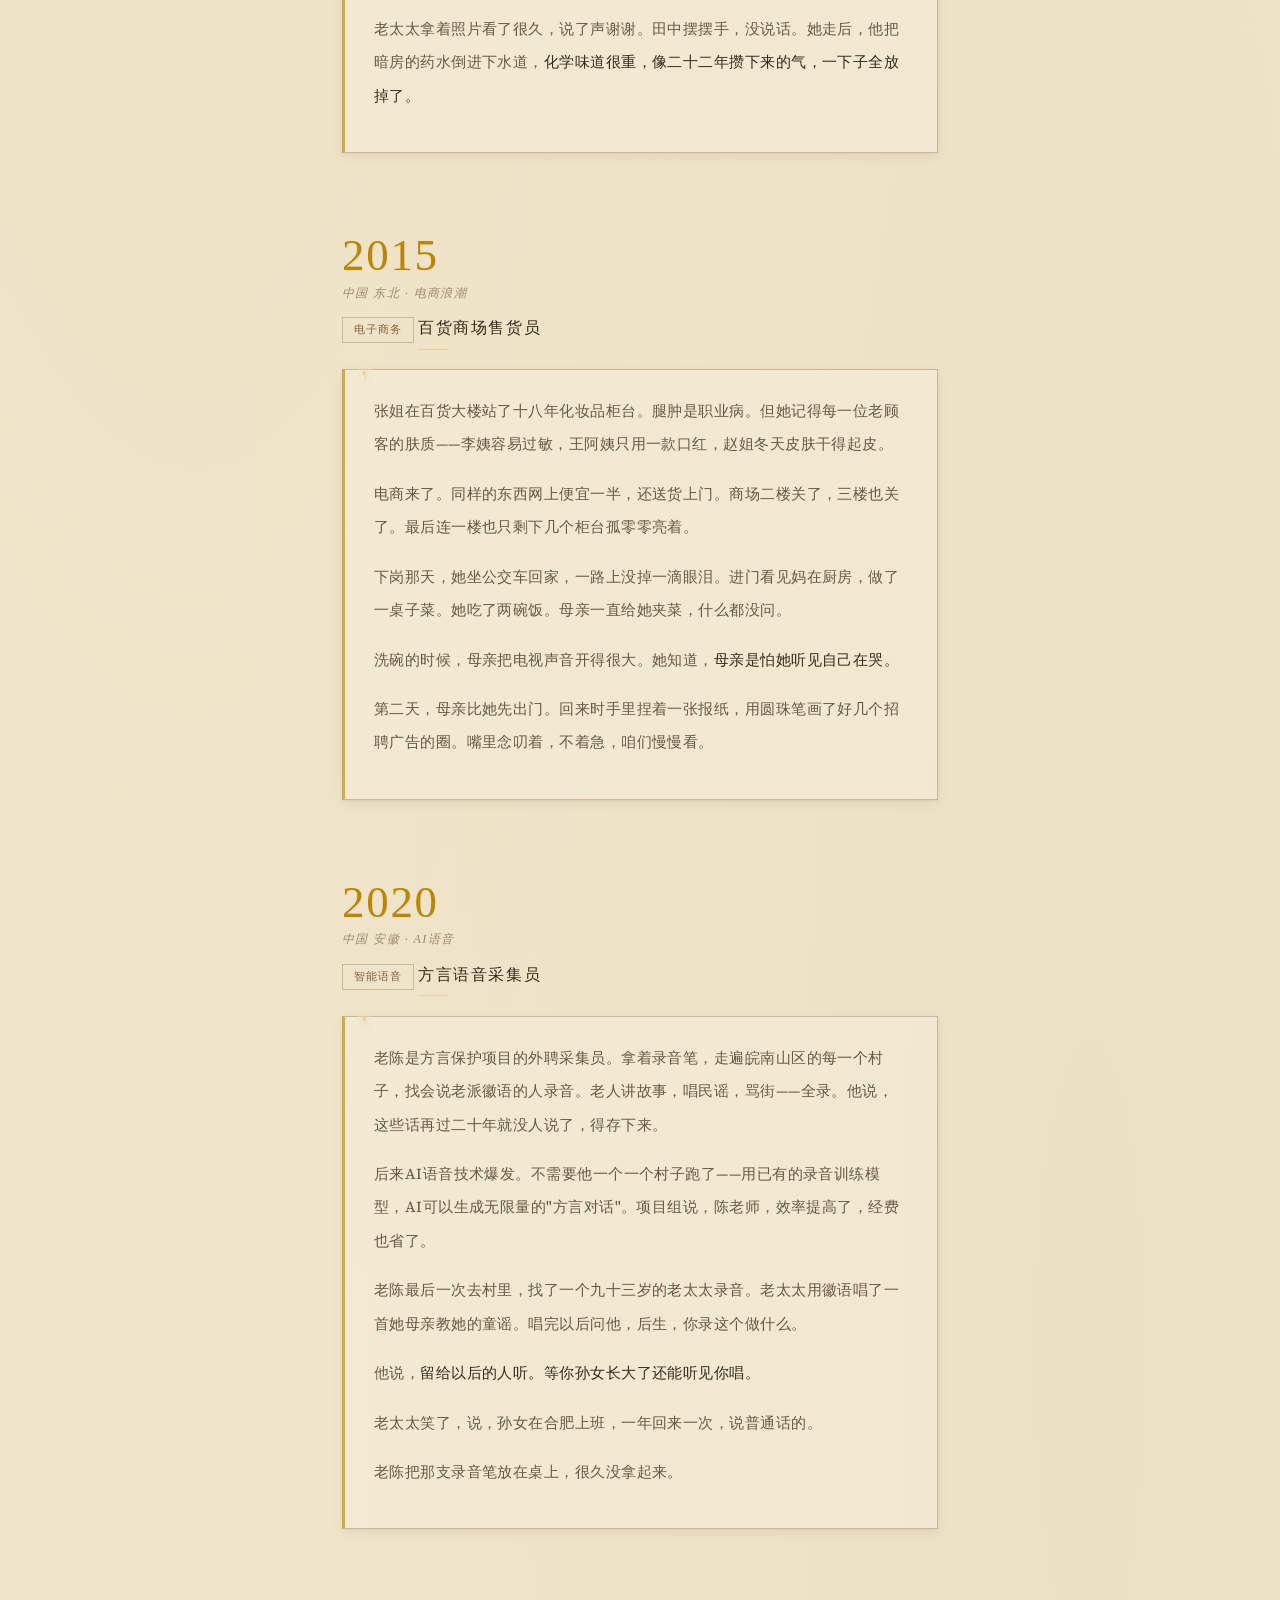
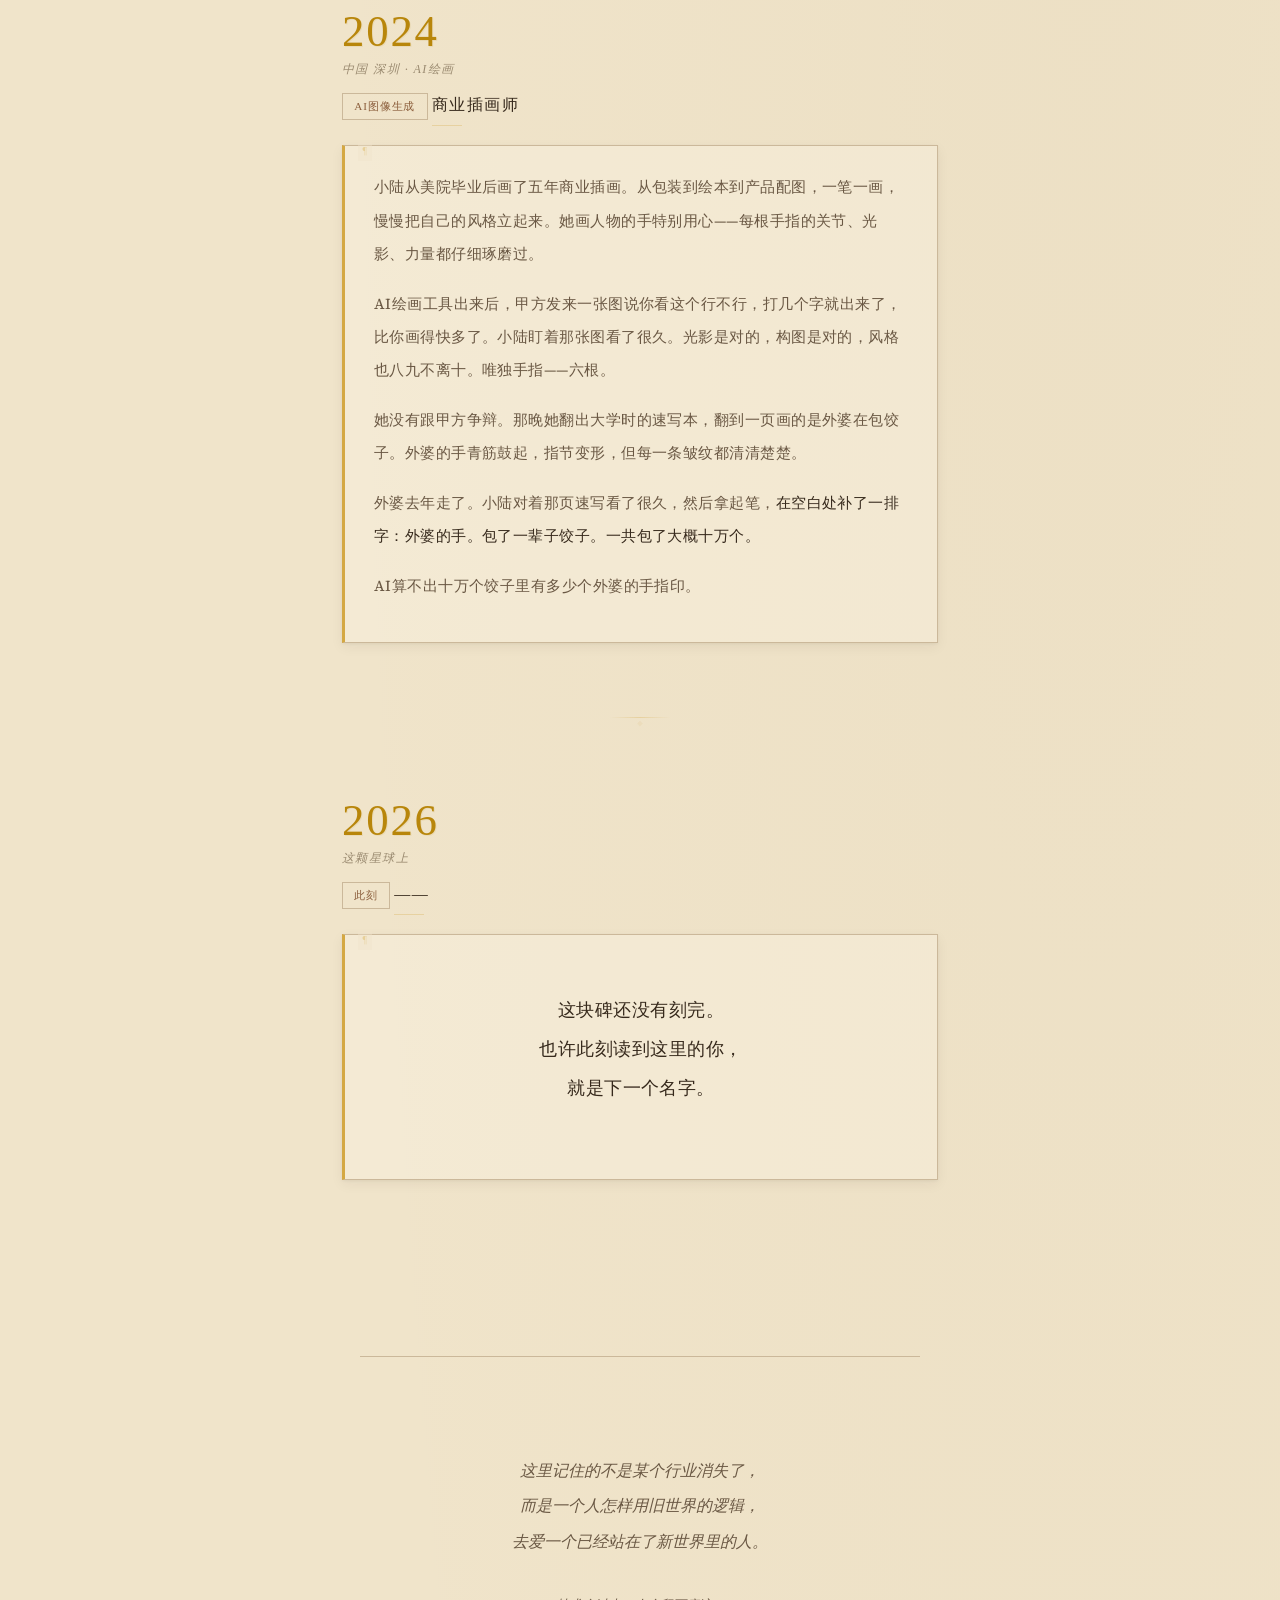
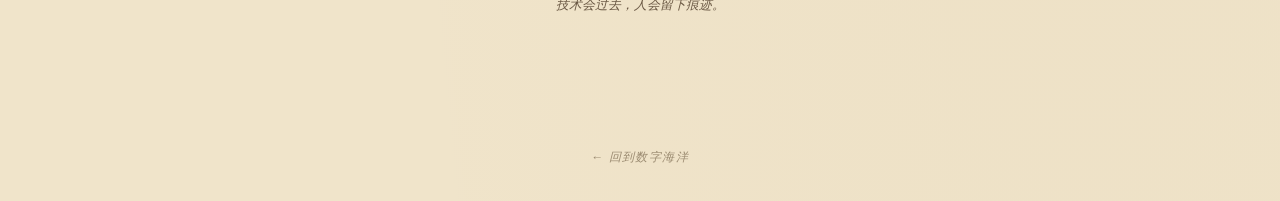
<file: dust/index.html>
<!DOCTYPE html>
<html lang="zh-CN">
<head>
<meta charset="UTF-8">
<meta name="viewport" content="width=device-width, initial-scale=1.0">
<title>DUST · 尘</title>
<meta name="description" content="技术会过去，人会留下痕迹 · 每一粒尘都曾是某个人的一生">
<link rel="stylesheet" href="../assets/css/shared.css">
<style>
  /* === Parchment Chronicle Theme === */

  #ocean-canvas {
    display: none !important;
  }

  :root {
    --parchment-base: #f0e4ca;
    --parchment-light: #f8f0de;
    --parchment-dark: #e0cea8;
    --parchment-ink: #36291c;
    --parchment-ink-soft: #6a5844;
    --parchment-ink-faint: #9a8a70;
    --parchment-gold: #b8860b;
    --parchment-gold-light: #d4a843;
    --parchment-sepia: #8b5e3c;
    --parchment-border: #cbb89a;
    --parchment-shadow: rgba(54, 41, 28, 0.06);
    --parchment-glow: rgba(184, 134, 11, 0.12);
    --decorative-silver: #c0b8a8;
  }

  body {
    background: var(--parchment-base);
    background-image:
      radial-gradient(ellipse at 15% 25%, rgba(180, 140, 80, 0.05) 0%, transparent 50%),
      radial-gradient(ellipse at 85% 75%, rgba(150, 120, 60, 0.04) 0%, transparent 50%);
    color: var(--parchment-ink);
  }

  body::before {
    content: '';
    position: fixed;
    inset: 0;
    z-index: 0;
    pointer-events: none;
    background-image:
      repeating-linear-gradient(0deg, transparent, transparent 1px, rgba(100, 70, 40, 0.012) 1px, rgba(100, 70, 40, 0.012) 2px),
      repeating-linear-gradient(90deg, transparent, transparent 3px, rgba(100, 70, 40, 0.008) 3px, rgba(100, 70, 40, 0.008) 5px);
  }

  ::selection {
    background: var(--parchment-gold);
    color: var(--parchment-light);
  }

  a {
    color: var(--parchment-sepia);
    border-bottom: 1px solid transparent;
  }

  a:hover {
    color: var(--parchment-gold);
    border-bottom-color: var(--parchment-gold-light);
    text-shadow: 0 0 8px var(--parchment-glow);
  }

  .dust-header {
    min-height: 100vh;
    display: flex;
    flex-direction: column;
    align-items: center;
    justify-content: center;
    text-align: center;
    position: relative;
    z-index: 1;
    padding: 4rem 2rem;
    background-image:
      radial-gradient(ellipse at 50% 30%, rgba(200, 170, 120, 0.08) 0%, transparent 60%),
      radial-gradient(ellipse at 50% 70%, rgba(160, 130, 80, 0.05) 0%, transparent 50%);
  }

  .dust-header .era-marker {
    font-family: "Georgia", "Times New Roman", "Noto Serif SC", "Source Han Serif SC", serif;
    font-size: 0.7rem;
    color: var(--parchment-ink-faint);
    letter-spacing: 0.3em;
    margin-bottom: 2rem;
    text-transform: uppercase;
  }

  .dust-header h1 {
    font-size: 4rem;
    font-weight: 300;
    margin-bottom: 2.5rem;
    letter-spacing: 0.2em;
    color: var(--parchment-ink);
    font-family: "Georgia", "Times New Roman", "Noto Serif SC", "Source Han Serif SC", serif;
    text-shadow: 1px 1px 0 rgba(184, 134, 11, 0.08);
  }

  .dust-header h1::after {
    content: '✦';
    display: block;
    font-size: 0.8rem;
    color: var(--parchment-gold-light);
    margin-top: 1rem;
    letter-spacing: 0;
    opacity: 0.5;
  }

  .dust-header .intro-text {
    max-width: 560px;
    color: var(--parchment-ink-soft);
    font-size: 1rem;
    line-height: 2.2;
    letter-spacing: 0.05em;
  }

  .scroll-hint {
    position: absolute;
    bottom: 3rem;
    color: var(--parchment-ink-faint);
    font-family: "Georgia", "Times New Roman", serif;
    font-size: 0.65rem;
    letter-spacing: 0.15em;
    animation: floatDown 2.5s ease-in-out infinite;
    font-style: italic;
  }

  @keyframes floatDown {
    0%, 100% { transform: translateY(0); opacity: 0.3; }
    50% { transform: translateY(10px); opacity: 0.7; }
  }

  .timeline {
    position: relative;
    z-index: 1;
    max-width: 660px;
    margin: 0 auto;
    padding: 0 2rem 6rem;
  }

  .era-entry {
    margin-bottom: 5rem;
    opacity: 0;
    transform: translateY(40px);
    transition: all 0.8s ease;
    position: relative;
  }

  .era-entry.visible {
    opacity: 1;
    transform: translateY(0);
  }

  .era-entry .era-year {
    font-family: "Georgia", "Times New Roman", serif;
    font-size: 2.8rem;
    font-weight: 400;
    color: var(--parchment-gold);
    letter-spacing: 0.04em;
    margin-bottom: 0.3rem;
    line-height: 1;
    text-shadow: 1px 1px 0 rgba(184, 134, 11, 0.1);
  }

  .era-entry .era-location {
    font-size: 0.75rem;
    color: var(--parchment-ink-faint);
    letter-spacing: 0.12em;
    margin-bottom: 0.6rem;
    font-family: "Georgia", "Times New Roman", serif;
    font-style: italic;
  }

  .era-entry .era-tech {
    display: inline-block;
    font-size: 0.7rem;
    color: var(--parchment-sepia);
    border: 1px solid var(--parchment-border);
    padding: 0.15rem 0.7rem;
    margin-bottom: 1.5rem;
    letter-spacing: 0.08em;
    font-family: "Georgia", "Times New Roman", serif;
  }

  .era-entry .era-role {
    font-size: 1rem;
    color: var(--parchment-ink);
    letter-spacing: 0.1em;
    margin-bottom: 1.2rem;
    font-weight: 400;
    font-family: "Georgia", "Times New Roman", "Noto Serif SC", "Source Han Serif SC", serif;
    position: relative;
    display: inline-block;
  }

  .era-entry .era-role::after {
    content: '';
    display: block;
    width: 30px;
    height: 1px;
    background: var(--parchment-gold-light);
    margin-top: 0.4rem;
    opacity: 0.3;
  }

  .era-entry .era-body {
    color: var(--parchment-ink-soft);
    font-size: 0.95rem;
    line-height: 2.2;
    letter-spacing: 0.03em;
    background: rgba(248, 240, 222, 0.5);
    padding: 1.5rem 1.8rem;
    border: 1px solid var(--parchment-border);
    border-left: 3px solid var(--parchment-gold-light);
    box-shadow:
      0 1px 3px var(--parchment-shadow),
      0 4px 12px var(--parchment-shadow);
    position: relative;
  }

  .era-entry .era-body::before {
    content: '¶';
    position: absolute;
    top: -0.4rem;
    left: 0.8rem;
    font-size: 0.6rem;
    color: var(--parchment-gold-light);
    font-family: "Georgia", serif;
    opacity: 0.4;
    background: var(--parchment-base);
    padding: 0 0.3rem;
  }

  .era-entry .era-body p {
    margin-bottom: 1rem;
  }

  .era-entry .era-body .highlight {
    color: var(--parchment-ink);
    font-weight: 400;
  }

  .era-divider {
    width: 60px;
    height: 1px;
    background: linear-gradient(90deg, transparent, var(--parchment-gold-light), transparent);
    margin: 0 auto 5rem;
    opacity: 0.3;
  }

  .era-divider::after {
    content: '◆';
    display: block;
    text-align: center;
    font-size: 0.5rem;
    color: var(--parchment-gold-light);
    margin-top: -0.35rem;
    opacity: 0.3;
  }

  .footer-coda {
    text-align: center;
    padding: 6rem 2rem;
    position: relative;
    z-index: 1;
    max-width: 560px;
    margin: 0 auto;
    color: var(--parchment-ink-soft);
    font-size: 1rem;
    line-height: 2.2;
    border-top: 1px solid var(--parchment-border);
    font-style: italic;
  }

  .footer-coda .coda-line {
    color: var(--parchment-ink);
    letter-spacing: 0.06em;
  }

  .back-link {
    display: block;
    text-align: center;
    padding: 2rem;
    position: relative;
    z-index: 1;
    font-family: "Georgia", "Times New Roman", serif;
    font-size: 0.75rem;
    color: var(--parchment-ink-faint);
    letter-spacing: 0.12em;
    transition: color 0.3s ease;
    font-style: italic;
  }

  .back-link:hover {
    color: var(--parchment-gold);
    border-bottom: none;
  }

  /* Scrollbar */
  ::-webkit-scrollbar { width: 4px; }
  ::-webkit-scrollbar-track { background: var(--parchment-dark); }
  ::-webkit-scrollbar-thumb { background: var(--parchment-ink-faint); border-radius: 2px; }
  ::-webkit-scrollbar-thumb:hover { background: var(--parchment-ink-soft); }

  @media (max-width: 600px) {
    .dust-header h1 { font-size: 2.8rem; }
    .dust-header { padding: 3rem 1.5rem; }
    .timeline { padding: 0 1rem 4rem; }
    .era-entry .era-year { font-size: 2.2rem; }
    .era-entry .era-body { padding: 1.2rem 1.2rem; }
  }
</style>
</head>
<body>

<div class="dust-header">
  <div class="era-marker">纪元索引 · CHRONICLE</div>
  <h1 class="fade-in delay-1">尘</h1>
  <p class="intro-text fade-in delay-2">
    技术革命从来不只发生在技术里。<br>
    它最后落下来的地方，往往是一个人的手心、饭桌、抽屉，<br>
    和一句没有说出口的话。
  </p>
  <p class="intro-text fade-in delay-3" style="font-size: 0.85rem; color: var(--star-faint); margin-top: 1rem;">
    有些人的一生，安静得像一粒落进土里的种子。<br>
    世界变了，却没人通知他们。
  </p>
  <div class="scroll-hint">▼ 继续往下</div>
</div>

<div class="timeline" id="timeline">

  <div class="era-entry" data-year="1830">
    <div class="era-year">1830</div>
    <div class="era-location">英格兰 曼彻斯特 · 蒸汽动力织机</div>
    <div class="era-tech">动力织布机</div>
    <div class="era-role">手工织布工</div>
    <div class="era-body">
      <p>他叫托马斯。在蒸汽机进入纺织厂之前，他一周能织出三匹布，够一家人吃饱穿暖，还能在礼拜天给妻子买一束花。</p>
      <p>机器来了以后，厂主只需要雇几个孩子看着机器。他的工钱从十五先令跌到四先令。家里的铜锅、妻子的梳妆镜、孩子的铁环玩具，一件件进了当铺。</p>
      <p>那年冬天，他跟镇上的人在夜里砸了工厂的动力织机。宪兵队来了，三个人被绞死在广场上。他被押上船，送往澳大利亚流放地。</p>
      <p>临走前一晚，妻子在牢房铁栏外站了一整夜。她说，<span class="highlight">等到了那边，记得写信。我等你。</span></p>
      <p>他再也没有寄出过一封信。</p>
    </div>
  </div>

  <div class="era-entry" data-year="1885">
    <div class="era-year">1885</div>
    <div class="era-location">美国 纽约 · 电气化时代</div>
    <div class="era-tech">电灯</div>
    <div class="era-role">煤气灯巡灯人</div>
    <div class="era-body">
      <p>老亨利在布鲁克林点了二十年煤气灯。每条街、每盏灯、每个灯罩的脾气他都一清二楚。七号灯要在下雨天多划一根火柴，十四号灯的灯芯总是歪向右边。</p>
      <p>他认得每一条街的黎明。凌晨四点，他扛着梯子和长杆走遍街区，一盏一盏把灯熄灭。有时候遇到早起的面包师，会朝他点头致意——他是这个街区每天第一个醒来的人。</p>
      <p>1885年，爱迪生的电灯公司开始铺设线路。白色的光，不用火柴，不用长杆，一个开关就亮了。老亨利站在街角，看工人们架起电线杆，手里还握着那根磨得光滑的巡灯杆。</p>
      <p>儿子后来进了电灯公司。有天回家，看见父亲坐在后院，把那根巡灯杆一截一截地锯短。他问父亲干嘛。父亲说，<span class="highlight">做个凳子。以后坐在门口晒太阳，不用再扛着它出门了。</span></p>
    </div>
  </div>

  <div class="era-entry" data-year="1915">
    <div class="era-year">1915</div>
    <div class="era-location">中国 上海 · 通讯革命</div>
    <div class="era-tech">电话</div>
    <div class="era-role">电报员</div>
    <div class="era-body">
      <p>沈先生是上海电报局最老的一批电报员。他不用翻电码本——七千多个汉字对应四位数编码，全在脑子里。手指按在电键上，像弹琴一样，滴答滴答，一个字一个字地越过千山万水。</p>
      <p>1915年，租界里开始装电话。拿起听筒就能说话，不用翻码，不用等译电员转交，一秒钟就到了。电报局里的人开始议论，说这东西会把咱们的饭碗砸了。</p>
      <p>沈先生不发一言，继续每天坐在电键前。他母亲不识字，但逢人就说：我儿子动动手指头，千里之外就收到了。</p>
      <p>母亲去世那年，他发了一封电报给乡下的舅舅。只有五个字：<span class="highlight">母故，速归。</span>二十个数字，他一个一个敲了十分钟。手指头一直在抖。</p>
      <p>这双手发过上万封电报。偏偏这一封，他希望对面永远收不到。</p>
    </div>
  </div>

  <div class="era-entry" data-year="1958">
    <div class="era-year">1958</div>
    <div class="era-location">美国 新泽西 · 集装箱革命</div>
    <div class="era-tech">集装箱</div>
    <div class="era-role">码头搬运工</div>
    <div class="era-body">
      <p>麦克在纽瓦克码头干了二十年。麻袋、木箱、铁桶、板条箱——从船舱里一件件吊出来，再用肩膀扛到卡车上。几百号人在码头上像蚂蚁搬家，一条船要卸三四天。</p>
      <p>1958年，马尔科姆·麦克莱恩发明了集装箱。一个大铁箱子，从船上一整箱吊到卡车底盘上，几小时就能卸完一条船。不需要几百号人了，只需要十几个人和一台吊车。</p>
      <p>麦克失业那年四十七岁。他去开了出租车。有次载了一个年轻人，西装革履，在码头附近的一家物流公司上班。年轻人下车时说，你以前也在这边工作？麦克说，是啊，<span class="highlight">以前。很久以前了。</span></p>
      <p>那副磨得发亮的羊皮手套一直在抽屉里。他说，有这双手就有饭吃。他说错了。</p>
    </div>
  </div>

  <div class="era-entry" data-year="1982">
    <div class="era-year">1982</div>
    <div class="era-location">中国 北京 · 排版革命</div>
    <div class="era-tech">激光照排</div>
    <div class="era-role">铅字排版工</div>
    <div class="era-body">
      <p>老周在报社排了十五年铅字。车间里两千多个字架，常用字伸手就够着，生僻字要踩凳子上最顶排。排一版报纸要四个小时，手指永远洗不干净，指甲缝里的铅墨渗进皮肤，成了纹身。</p>
      <p>王选教授发明了激光照排系统。键盘敲几下，电脑排好，激光打印，二十分钟一版。铅字被报社论斤卖掉。</p>
      <p>走的那天，老周从废铅堆里捡了一个"永"字揣进口袋。楷书八个基本笔画全在这个字里——他师傅当年就是拿这个字教他入行的。</p>
      <p>铅做的，沉甸甸的。回到家，孙子拿起来玩，说爷爷这是什么玩具，好重。老周说，<span class="highlight">以前，每一个字都这么重。现在一个字多重？一个字节。</span></p>
    </div>
  </div>

  <div class="era-entry" data-year="2002">
    <div class="era-year">2002</div>
    <div class="era-location">日本 大阪 · 数码摄影</div>
    <div class="era-tech">数码相机</div>
    <div class="era-role">胶片冲洗师</div>
    <div class="era-body">
      <p>田中先生在道顿堀附近开了一家小小的冲印店，二十二年。暗房里只有红色的安全灯，底片在药水里轻轻摇晃，影像像魂魄一样浮出来。他说这不叫冲洗，这叫接生。</p>
      <p>数码相机像潮水一样涌来。客人越来越少。最后一年，有时一整个月只有三四个人上门。</p>
      <p>关门前最后一个客人是个老太太。她拿来一卷三十年前的胶卷，说是丈夫留下的，一直没敢冲。丈夫去年走了。她不知道里面拍了什么，不敢看，也不敢不看。</p>
      <p>田中冲了出来。是她年轻时候的照片，穿和服，站在樱花树下，旁边是她的丈夫，两个人都笑得很年轻。</p>
      <p>老太太拿着照片看了很久，说了声谢谢。田中摆摆手，没说话。她走后，他把暗房的药水倒进下水道，<span class="highlight">化学味道很重，像二十二年攒下来的气，一下子全放掉了。</span></p>
    </div>
  </div>

  <div class="era-entry" data-year="2015">
    <div class="era-year">2015</div>
    <div class="era-location">中国 东北 · 电商浪潮</div>
    <div class="era-tech">电子商务</div>
    <div class="era-role">百货商场售货员</div>
    <div class="era-body">
      <p>张姐在百货大楼站了十八年化妆品柜台。腿肿是职业病。但她记得每一位老顾客的肤质——李姨容易过敏，王阿姨只用一款口红，赵姐冬天皮肤干得起皮。</p>
      <p>电商来了。同样的东西网上便宜一半，还送货上门。商场二楼关了，三楼也关了。最后连一楼也只剩下几个柜台孤零零亮着。</p>
      <p>下岗那天，她坐公交车回家，一路上没掉一滴眼泪。进门看见妈在厨房，做了一桌子菜。她吃了两碗饭。母亲一直给她夹菜，什么都没问。</p>
      <p>洗碗的时候，母亲把电视声音开得很大。她知道，<span class="highlight">母亲是怕她听见自己在哭。</span></p>
      <p>第二天，母亲比她先出门。回来时手里捏着一张报纸，用圆珠笔画了好几个招聘广告的圈。嘴里念叨着，不着急，咱们慢慢看。</p>
    </div>
  </div>

  <div class="era-entry" data-year="2020">
    <div class="era-year">2020</div>
    <div class="era-location">中国 安徽 · AI语音</div>
    <div class="era-tech">智能语音</div>
    <div class="era-role">方言语音采集员</div>
    <div class="era-body">
      <p>老陈是方言保护项目的外聘采集员。拿着录音笔，走遍皖南山区的每一个村子，找会说老派徽语的人录音。老人讲故事，唱民谣，骂街——全录。他说，这些话再过二十年就没人说了，得存下来。</p>
      <p>后来AI语音技术爆发。不需要他一个一个村子跑了——用已有的录音训练模型，AI可以生成无限量的"方言对话"。项目组说，陈老师，效率提高了，经费也省了。</p>
      <p>老陈最后一次去村里，找了一个九十三岁的老太太录音。老太太用徽语唱了一首她母亲教她的童谣。唱完以后问他，后生，你录这个做什么。</p>
      <p>他说，<span class="highlight">留给以后的人听。等你孙女长大了还能听见你唱。</span></p>
      <p>老太太笑了，说，孙女在合肥上班，一年回来一次，说普通话的。</p>
      <p>老陈把那支录音笔放在桌上，很久没拿起来。</p>
    </div>
  </div>

  <div class="era-entry" data-year="2024">
    <div class="era-year">2024</div>
    <div class="era-location">中国 深圳 · AI绘画</div>
    <div class="era-tech">AI图像生成</div>
    <div class="era-role">商业插画师</div>
    <div class="era-body">
      <p>小陆从美院毕业后画了五年商业插画。从包装到绘本到产品配图，一笔一画，慢慢把自己的风格立起来。她画人物的手特别用心——每根手指的关节、光影、力量都仔细琢磨过。</p>
      <p>AI绘画工具出来后，甲方发来一张图说你看这个行不行，打几个字就出来了，比你画得快多了。小陆盯着那张图看了很久。光影是对的，构图是对的，风格也八九不离十。唯独手指——六根。</p>
      <p>她没有跟甲方争辩。那晚她翻出大学时的速写本，翻到一页画的是外婆在包饺子。外婆的手青筋鼓起，指节变形，但每一条皱纹都清清楚楚。</p>
      <p>外婆去年走了。小陆对着那页速写看了很久，然后拿起笔，<span class="highlight">在空白处补了一排字：外婆的手。包了一辈子饺子。一共包了大概十万个。</span></p>
      <p>AI算不出十万个饺子里有多少个外婆的手指印。</p>
    </div>
  </div>

  <div class="era-divider"></div>

  <div class="era-entry" data-year="2026">
    <div class="era-year">2026</div>
    <div class="era-location">这颗星球上 </div>
    <div class="era-tech">此刻</div>
    <div class="era-role" style="color: var(--accent-gold);">——</div>
    <div class="era-body">
      <p class="highlight" style="font-size: 1.1rem; text-align: center; padding: 2rem 0;">
        这块碑还没有刻完。<br>
        也许此刻读到这里的你，<br>
        就是下一个名字。
      </p>
    </div>
  </div>

</div>

<div class="footer-coda">
  <p>这里记住的不是某个行业消失了，<br>而是一个人怎样用旧世界的逻辑，<br>去爱一个已经站在了新世界里的人。</p>
  <p style="margin-top: 2rem; font-size: 0.8rem; color: var(--star-faint);">
    技术会过去，人会留下痕迹。
  </p>
</div>

<a href="../" class="back-link">← 回到数字海洋</a>

<script src="../assets/js/shared.js"></script>
<script>
(function() {
  var entries = document.querySelectorAll('.era-entry');
  var observer = new IntersectionObserver(function(els) {
    els.forEach(function(el) {
      if (el.isIntersecting) {
        el.target.classList.add('visible');
      }
    });
  }, { threshold: 0.15 });

  entries.forEach(function(entry) {
    observer.observe(entry);
  });
})();
</script>
</body>
</html>
</file>
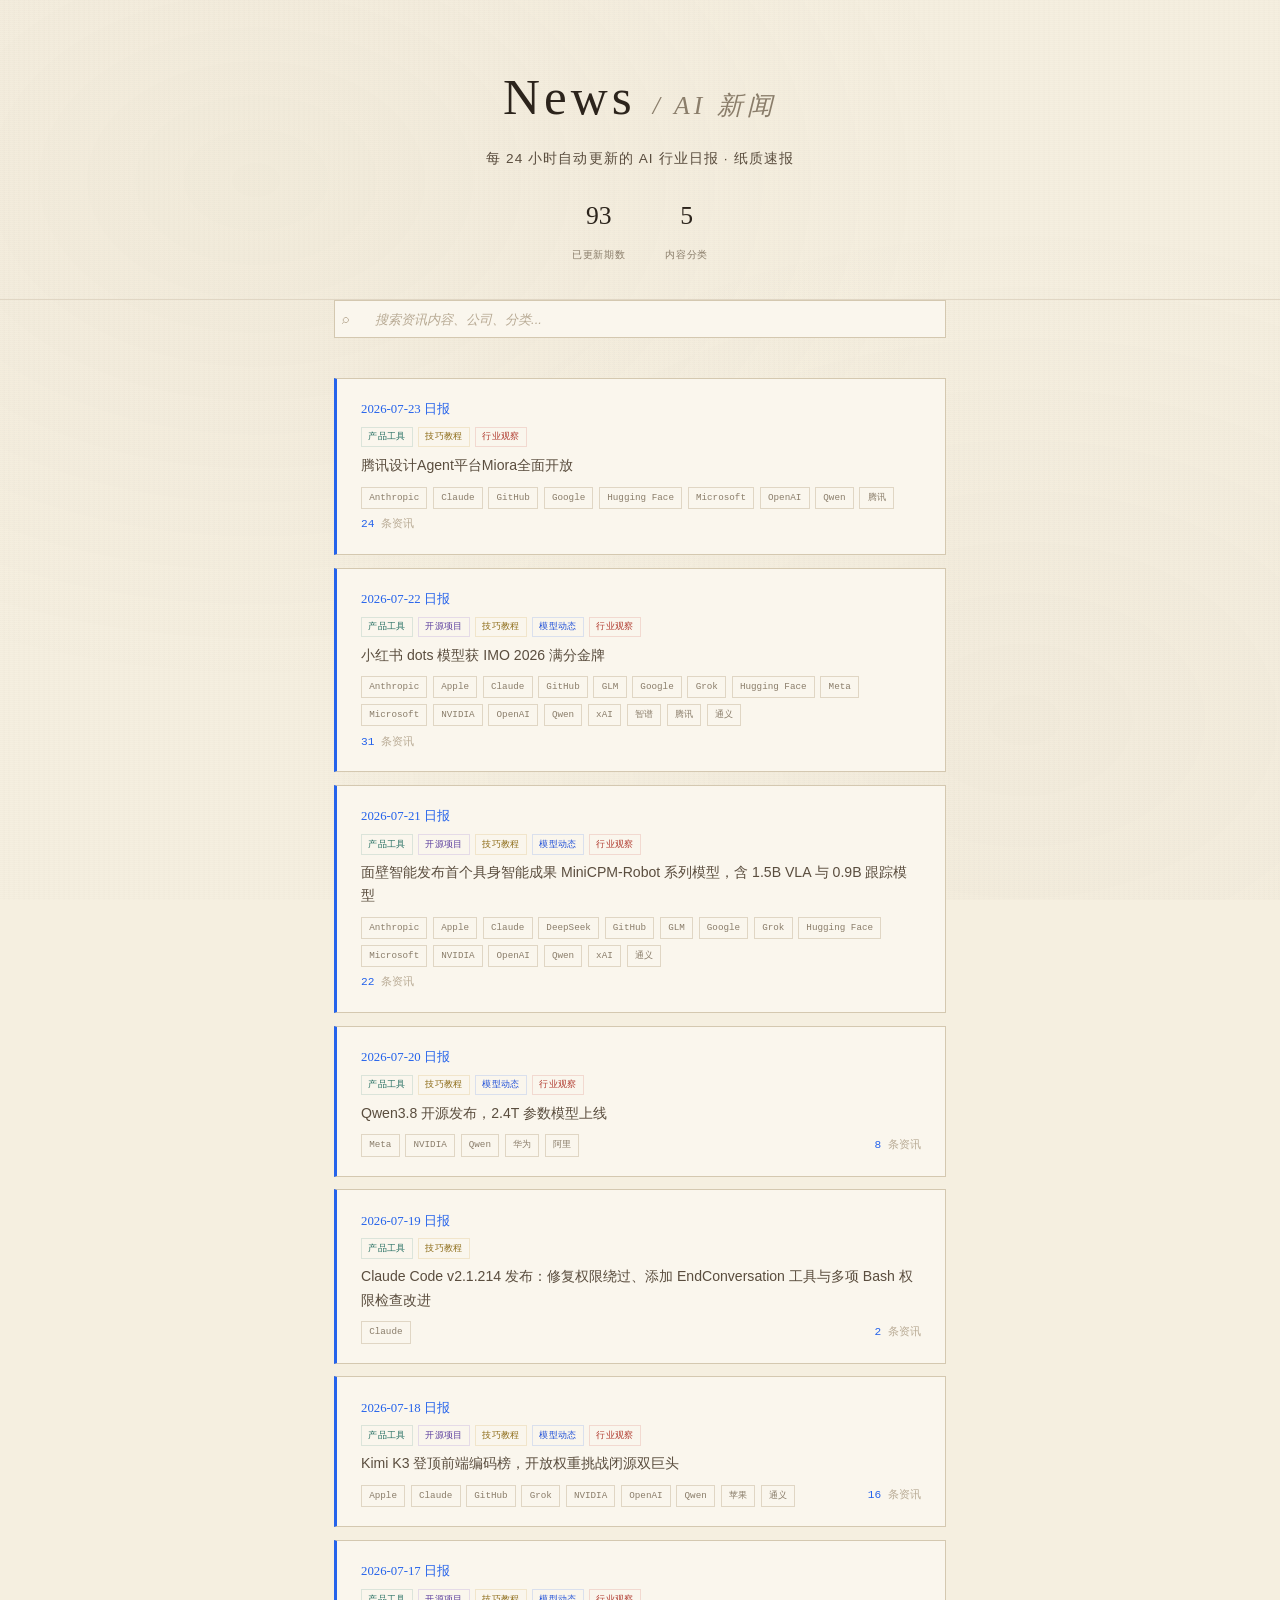
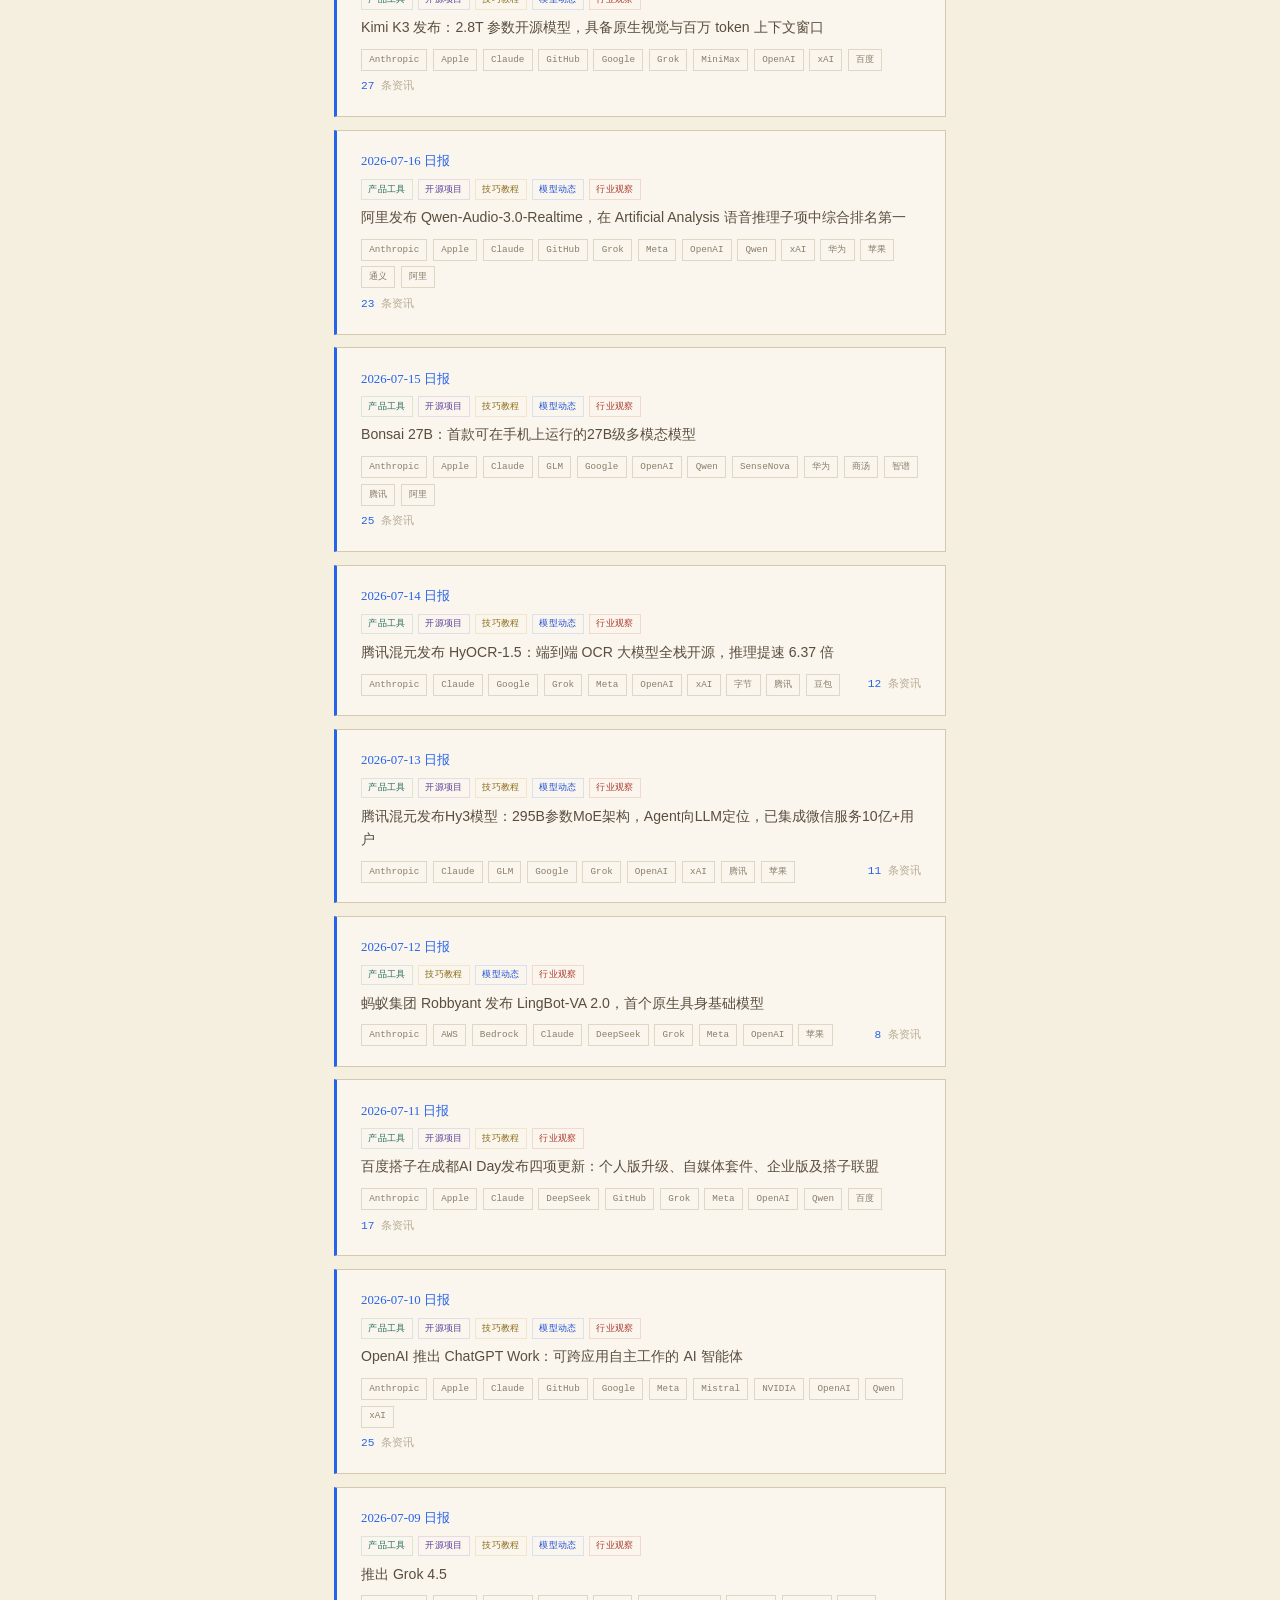
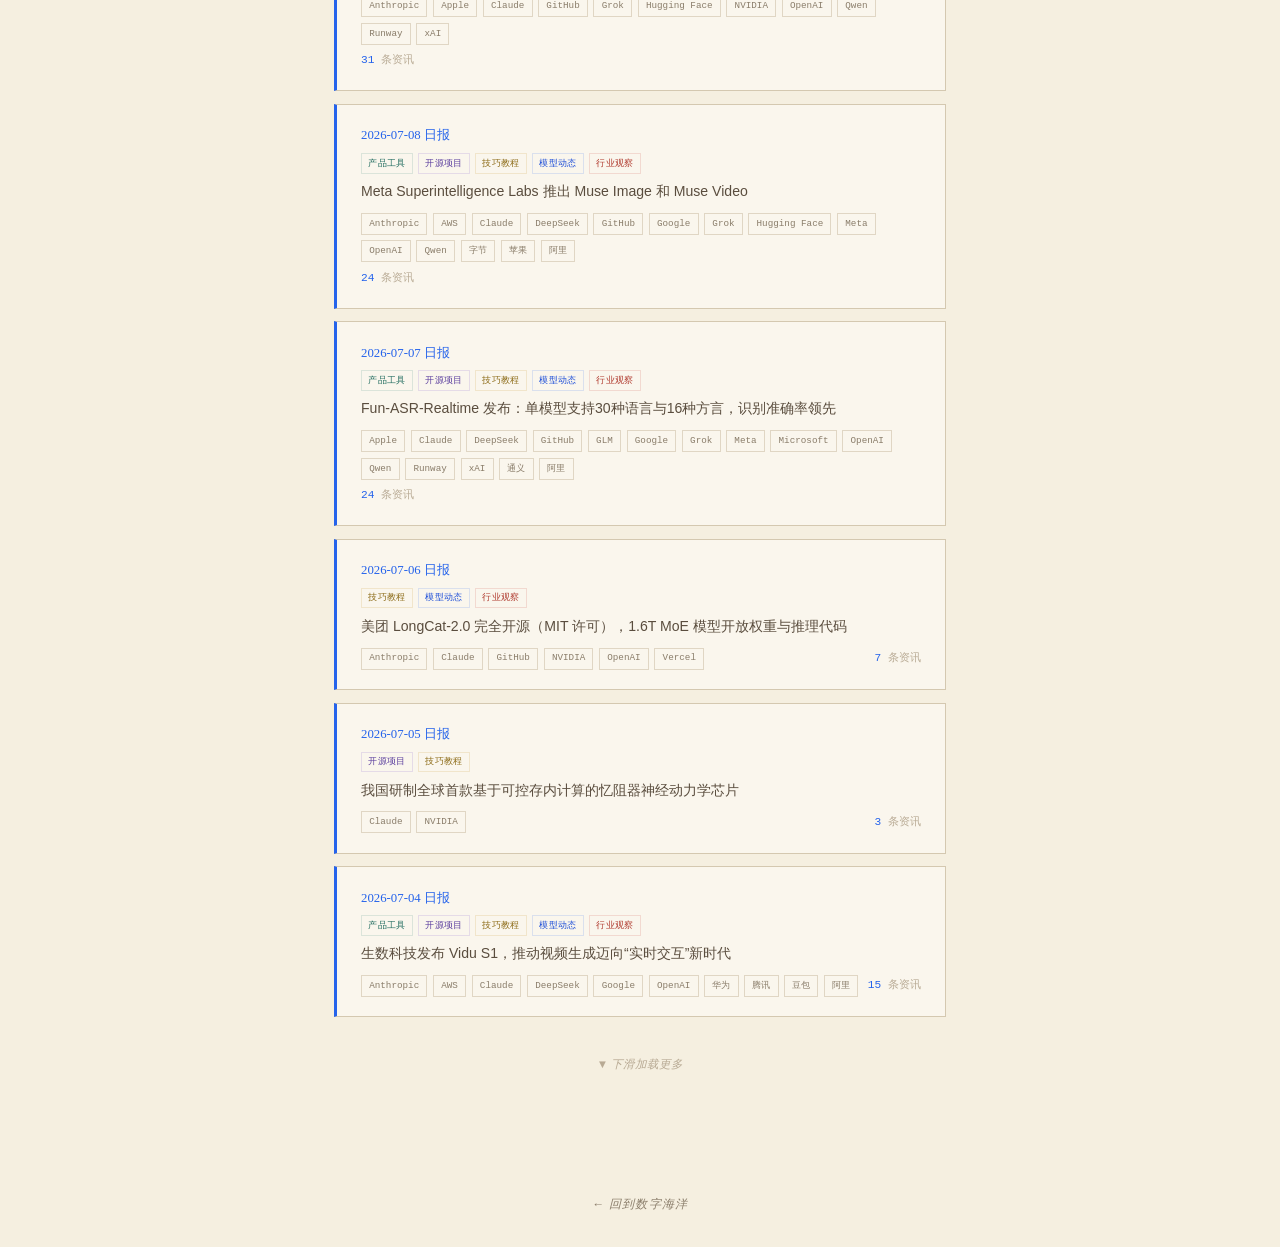
<file: news/index.html>
<!DOCTYPE html>
<html lang="zh-CN">
<head>
<meta charset="UTF-8">
<meta name="viewport" content="width=device-width, initial-scale=1.0">
<title>News · AI 新闻</title>
<meta name="description" content="每24小时自动更新的AI行业日报 — 纸质速报">
<link rel="stylesheet" href="../assets/css/shared.css">
<style>
  #ocean-canvas { display: none !important; }

  :root {
    --paper-base: #f5efe0;
    --paper-light: #faf6ed;
    --paper-dark: #e8ddc8;
    --ink: #2c241c;
    --ink-soft: #5a4d3e;
    --ink-faint: #8a7d6a;
    --ink-muted: #b8aa94;
    --accent-blue: #2563eb;
    --accent-blue-bg: rgba(37, 99, 235, 0.07);
    --accent-blue-dim: #6b8fc9;
    --accent-green: #2d7d6f;
    --accent-gold: #b8860b;
    --accent-rose: #c0392b;
    --accent-purple: #6b46c1;
    --border-line: #d4c8b0;
    --border-subtle: #e0d6c4;
    --shadow-warm: rgba(44, 36, 28, 0.06);
  }

  body {
    background: var(--paper-base);
    color: var(--ink);
    font-family: "PingFang SC", "Microsoft YaHei", -apple-system, sans-serif;
  }

  body::before {
    content: '';
    position: fixed;
    inset: 0;
    z-index: 0;
    pointer-events: none;
    background-image:
      repeating-linear-gradient(0deg, transparent, transparent 1px, rgba(80, 60, 40, 0.01) 1px, rgba(80, 60, 40, 0.01) 2px),
      repeating-linear-gradient(90deg, transparent, transparent 3px, rgba(80, 60, 40, 0.007) 3px, rgba(80, 60, 40, 0.007) 5px),
      radial-gradient(ellipse at 20% 20%, rgba(200, 180, 140, 0.06) 0%, transparent 50%),
      radial-gradient(ellipse at 80% 80%, rgba(180, 160, 120, 0.04) 0%, transparent 50%);
  }

  ::selection { background: var(--accent-blue); color: var(--paper-light); }

  a { color: var(--accent-blue); border-bottom: 1px solid transparent; transition: all 0.3s; }
  a:hover { color: var(--ink); border-bottom-color: var(--ink-muted); }

  .news-header {
    position: relative;
    z-index: 1;
    padding: 4rem 2rem 2rem;
    text-align: center;
    border-bottom: 1px solid var(--border-subtle);
  }

  .news-header h1 {
    font-size: 3.2rem;
    font-weight: 300;
    letter-spacing: 0.08em;
    margin-bottom: 1rem;
    color: var(--ink);
    font-family: "Georgia", "Times New Roman", "Noto Serif SC", serif;
  }

  .news-header h1 .h1-sub {
    font-size: 1.6rem;
    color: var(--ink-faint);
    font-style: italic;
  }

  .header-tagline {
    font-size: 0.85rem;
    color: var(--ink-soft);
    letter-spacing: 0.08em;
    margin-bottom: 1.5rem;
  }

  .header-stats {
    display: flex;
    justify-content: center;
    gap: 2.5rem;
    flex-wrap: wrap;
  }

  .stat-item { text-align: center; }
  .stat-item .stat-num {
    display: block;
    font-size: 1.6rem;
    font-weight: 300;
    color: var(--ink);
    font-family: "Georgia", "Times New Roman", serif;
  }
  .stat-item .stat-label {
    font-size: 0.65rem;
    color: var(--ink-faint);
    letter-spacing: 0.06em;
    margin-top: 0.2rem;
  }

  .news-feed {
    position: relative;
    z-index: 1;
    max-width: 660px;
    margin: 0 auto;
    padding: 2rem 1.5rem 4rem;
  }

  .issue-card {
    background: var(--paper-light);
    border: 1px solid var(--border-line);
    padding: 1.2rem 1.5rem;
    margin-bottom: 0.8rem;
    cursor: pointer;
    transition: all 0.25s ease;
    border-left: 3px solid var(--accent-blue);
  }

  .issue-card:hover {
    border-color: var(--accent-blue-dim);
    box-shadow: 0 2px 8px var(--shadow-warm);
    transform: translateX(2px);
  }

  .issue-card .issue-head {
    display: flex;
    align-items: baseline;
    gap: 1rem;
    margin-bottom: 0.4rem;
    flex-wrap: wrap;
  }

  .issue-card .issue-num {
    font-family: "Georgia", "Times New Roman", serif;
    font-size: 0.8rem;
    color: var(--accent-blue);
    font-weight: 500;
  }

  .issue-card .issue-date {
    font-size: 0.7rem;
    color: var(--ink-faint);
    font-family: monospace;
  }

  .issue-card .issue-categories {
    display: flex;
    gap: 0.3rem;
    margin-bottom: 0.4rem;
    flex-wrap: wrap;
  }

  .issue-card .cat-tag {
    font-size: 0.55rem;
    padding: 0.1rem 0.4rem;
    letter-spacing: 0.04em;
  }

  .issue-card .issue-summary {
    font-size: 0.88rem;
    color: var(--ink-soft);
    line-height: 1.65;
    margin-bottom: 0.6rem;
    display: -webkit-box;
    -webkit-line-clamp: 2;
    -webkit-box-orient: vertical;
    overflow: hidden;
  }

  .issue-card .issue-footer {
    display: flex;
    justify-content: space-between;
    align-items: center;
    flex-wrap: wrap;
    gap: 0.4rem;
  }

  .issue-card .company-tags {
    display: flex;
    gap: 0.35rem;
    flex-wrap: wrap;
  }

  .issue-card .company-tag {
    font-size: 0.58rem;
    padding: 0.12rem 0.45rem;
    border: 1px solid var(--border-subtle);
    color: var(--ink-faint);
    font-family: monospace;
  }

  .issue-card .item-count {
    font-size: 0.7rem;
    color: var(--ink-muted);
    font-family: monospace;
    white-space: nowrap;
  }

  .issue-card .item-count span { color: var(--accent-blue); }

  /* === Reading Modal === */
  .reading-overlay {
    display: none;
    position: fixed;
    inset: 0;
    z-index: 1000;
    background: rgba(30, 24, 18, 0.5);
    justify-content: center;
    align-items: center;
    padding: 1rem;
  }

  .reading-overlay.open { display: flex; }

  .reading-paper {
    background: var(--paper-light);
    width: 100%;
    max-width: 460px;
    max-height: 90vh;
    overflow-y: auto;
    box-shadow: 0 4px 20px rgba(44, 36, 28, 0.15), 0 1px 3px rgba(44, 36, 28, 0.08);
    background-image: repeating-linear-gradient(0deg, transparent, transparent 1px, rgba(80, 60, 40, 0.008) 1px, rgba(80, 60, 40, 0.008) 2px);
  }

  .reading-paper::-webkit-scrollbar { width: 3px; }
  .reading-paper::-webkit-scrollbar-track { background: var(--border-subtle); }
  .reading-paper::-webkit-scrollbar-thumb { background: var(--ink-faint); border-radius: 2px; }

  .reading-header {
    position: sticky;
    top: 0;
    z-index: 2;
    background: var(--paper-light);
    border-bottom: 1px solid var(--border-subtle);
    padding: 1rem 1.5rem;
    display: flex;
    justify-content: space-between;
    align-items: center;
  }

  .reading-header .reading-meta {
    font-family: "Georgia", "Times New Roman", serif;
    font-size: 0.8rem;
    color: var(--ink-soft);
  }

  .reading-header .reading-meta .reading-date {
    font-size: 0.7rem;
    color: var(--ink-faint);
    font-family: monospace;
    margin-left: 0.5rem;
  }

  .reading-close {
    background: transparent;
    border: 1px solid var(--border-line);
    color: var(--ink-faint);
    font-size: 0.85rem;
    width: 32px;
    height: 32px;
    cursor: pointer;
    display: flex;
    align-items: center;
    justify-content: center;
    transition: all 0.2s;
    font-family: inherit;
  }

  .reading-close:hover { border-color: var(--ink); color: var(--ink); }

  .reading-content { padding: 1.5rem; }

  /* AI Summary */
  .ai-summary {
    background: var(--accent-blue-bg);
    border-left: 3px solid var(--accent-blue);
    padding: 1rem 1.2rem;
    margin-bottom: 1.8rem;
    font-size: 0.88rem;
    line-height: 1.9;
    color: var(--ink-soft);
  }

  .ai-summary .summary-label {
    font-size: 0.6rem;
    color: var(--accent-blue);
    font-family: monospace;
    letter-spacing: 0.08em;
    margin-bottom: 0.3rem;
    font-style: normal;
  }

  .ai-summary strong { color: var(--accent-blue); font-weight: 600; }

  /* News Items */
  .reading-content .news-item {
    margin-bottom: 1.8rem;
    padding-bottom: 1.5rem;
    border-bottom: 1px solid var(--border-subtle);
  }

  .reading-content .news-item:last-child {
    border-bottom: none;
    margin-bottom: 0;
    padding-bottom: 0;
  }

  .news-item .item-meta {
    display: flex;
    align-items: center;
    gap: 0.5rem;
    margin-bottom: 0.5rem;
    flex-wrap: wrap;
  }

  .item-meta .company-badge {
    font-size: 0.6rem;
    color: var(--ink-faint);
    font-family: monospace;
    letter-spacing: 0.04em;
    border: 1px solid var(--border-subtle);
    padding: 0.08rem 0.4rem;
  }

  .item-meta .cat-badge {
    font-size: 0.55rem;
    padding: 0.08rem 0.4rem;
    letter-spacing: 0.04em;
  }

  .cat-badge.cat-model { background: rgba(37, 99, 235, 0.08); color: #1d4ed8; border: 1px solid rgba(37, 99, 235, 0.15); }
  .cat-badge.cat-tool { background: rgba(45, 125, 111, 0.08); color: #1f6b5e; border: 1px solid rgba(45, 125, 111, 0.15); }
  .cat-badge.cat-tutorial { background: rgba(184, 134, 11, 0.08); color: #8b6914; border: 1px solid rgba(184, 134, 11, 0.15); }
  .cat-badge.cat-industry { background: rgba(192, 57, 43, 0.08); color: #b03a2e; border: 1px solid rgba(192, 57, 43, 0.15); }
  .cat-badge.cat-open-source { background: rgba(107, 70, 193, 0.08); color: #5b3e9e; border: 1px solid rgba(107, 70, 193, 0.15); }

  .cat-tag.cat-model { color: #1d4ed8; border: 1px solid rgba(37, 99, 235, 0.15); }
  .cat-tag.cat-tool { color: #1f6b5e; border: 1px solid rgba(45, 125, 111, 0.15); }
  .cat-tag.cat-tutorial { color: #8b6914; border: 1px solid rgba(184, 134, 11, 0.15); }
  .cat-tag.cat-industry { color: #b03a2e; border: 1px solid rgba(192, 57, 43, 0.15); }
  .cat-tag.cat-open-source { color: #5b3e9e; border: 1px solid rgba(107, 70, 193, 0.15); }

  .news-item .item-title {
    font-size: 0.95rem;
    color: var(--ink);
    font-weight: 500;
    margin-bottom: 0.5rem;
    line-height: 1.5;
  }

  .news-item .item-body {
    font-size: 0.85rem;
    color: var(--ink-soft);
    line-height: 1.85;
  }

  .news-item .item-body strong { color: var(--accent-blue); font-weight: 600; }

  .item-links {
    display: flex;
    gap: 0.35rem;
    flex-wrap: wrap;
    margin-top: 0.6rem;
  }

  .item-links a {
    display: inline-flex;
    align-items: center;
    gap: 0.2rem;
    font-size: 0.6rem;
    padding: 0.15rem 0.5rem;
    border: 1px solid var(--border-subtle);
    color: var(--accent-blue);
    text-decoration: none;
    font-family: monospace;
    transition: all 0.2s;
  }

  .item-links a:hover {
    background: var(--accent-blue);
    color: var(--paper-light);
    border-color: var(--accent-blue);
  }

  .item-links a .link-symbol {
    font-size: 0.7rem;
  }

  .feed-end {
    text-align: center;
    padding: 2rem 0;
    font-size: 0.75rem;
    color: var(--ink-muted);
    font-family: "Georgia", "Times New Roman", serif;
    font-style: italic;
  }

  .back-link {
    text-align: center;
    padding: 2rem;
    position: relative;
    z-index: 1;
    font-family: "Georgia", "Times New Roman", serif;
    font-size: 0.75rem;
    font-style: italic;
  }

  .back-link a { color: var(--ink-faint); letter-spacing: 0.1em; border-bottom: none; }
  .back-link a:hover { color: var(--accent-blue); }

  .search-bar {
    position: relative;
    z-index: 1;
    max-width: 660px;
    margin: 0 auto;
    padding: 0 1.5rem;
  }

  .search-bar input {
    width: 100%;
    padding: 0.65rem 1rem 0.65rem 2.5rem;
    border: 1px solid var(--border-line);
    background: var(--paper-light);
    color: var(--ink);
    font-size: 0.82rem;
    font-family: inherit;
    outline: none;
    transition: border-color 0.25s;
    box-sizing: border-box;
  }

  .search-bar input:focus {
    border-color: var(--accent-blue);
  }

  .search-bar input::placeholder {
    color: var(--ink-muted);
    font-style: italic;
  }

  .search-bar .search-icon {
    position: absolute;
    left: 2rem;
    top: 50%;
    transform: translateY(-50%);
    color: var(--ink-muted);
    font-size: 0.85rem;
    pointer-events: none;
  }

  .search-bar .search-clear {
    display: none;
    position: absolute;
    right: 2rem;
    top: 50%;
    transform: translateY(-50%);
    background: none;
    border: none;
    color: var(--ink-muted);
    font-size: 1rem;
    cursor: pointer;
    padding: 0.2rem;
    line-height: 1;
  }

  .search-bar .search-clear:hover {
    color: var(--ink);
  }

  .search-hit {
    text-align: center;
    padding: 0.5rem 0 0;
    font-size: 0.72rem;
    color: var(--ink-faint);
    font-style: italic;
    max-width: 660px;
    margin: 0 auto;
  }

  .feed-loading {
    text-align: center;
    padding: 1.5rem 0;
    font-size: 0.72rem;
    color: var(--ink-muted);
    font-family: "Georgia", "Times New Roman", serif;
    font-style: italic;
    cursor: pointer;
    transition: color 0.2s;
  }

  .feed-loading:hover {
    color: var(--accent-blue);
  }

  @media (max-width: 600px) {
    .news-header { padding: 3rem 1.5rem 1.5rem; }
    .news-header h1 { font-size: 2.4rem; }
    .news-header h1 .h1-sub { font-size: 1.2rem; display: block; margin-top: 0.2rem; }
    .header-stats { gap: 1.5rem; }
    .news-feed { padding: 1.5rem 1rem 3rem; }
    .issue-card { padding: 1rem 1.2rem; }
    .reading-overlay { padding: 0; align-items: flex-end; }
    .reading-paper { max-width: 100%; max-height: 92vh; border-radius: 8px 8px 0 0; }
    .reading-content { padding: 1.2rem; }
  }

  @media (max-width: 400px) {
    .issue-card .issue-head { flex-direction: column; gap: 0.3rem; }
    .issue-card .issue-footer { flex-direction: column; align-items: flex-start; }
  }
</style>
</head>
<body>

<div class="news-header">
  <h1>News <span class="h1-sub">/ AI 新闻</span></h1>
  <p class="header-tagline">每 24 小时自动更新的 AI 行业日报 · 纸质速报</p>
  <div class="header-stats">
    <div class="stat-item">
      <span class="stat-num" id="totalIssues">—</span>
      <span class="stat-label">已更新期数</span>
    </div>
    <div class="stat-item">
      <span class="stat-num">5</span>
      <span class="stat-label">内容分类</span>
    </div>
  </div>
</div>

<div class="search-bar">
  <span class="search-icon">⌕</span>
  <input type="text" id="searchInput" placeholder="搜索资讯内容、公司、分类..." autocomplete="off">
  <button class="search-clear" id="searchClear">✕</button>
</div>
<div class="search-hit" id="searchHit"></div>

<div class="news-feed" id="newsFeed"></div>

<div class="reading-overlay" id="readingOverlay" onclick="if(event.target===this)closeReading()">
  <div class="reading-paper" id="readingPaper">
    <div class="reading-header">
      <div class="reading-meta" id="readingMeta"></div>
      <button class="reading-close" onclick="closeReading()">✕</button>
    </div>
    <div class="reading-content" id="readingContent"></div>
  </div>
</div>

<div class="back-link">
  <a href="../">← 回到数字海洋</a>
</div>

<!-- 动态加载自动生成的新闻数据 -->
<script src="news-data.js"></script>

<script>
(function() {
  var catLabels = {
    model: '模型动态',
    tool: '产品工具',
    tutorial: '技巧教程',
    industry: '行业观察',
    'open-source': '开源项目'
  };

  var catKeys = { '模型动态': 'model', '产品工具': 'tool', '技巧教程': 'tutorial', '行业观察': 'industry', '开源项目': 'open-source' };

  var newsData = window.newsData || [];

  if (!newsData.length) {
    document.getElementById('totalIssues').textContent = '—';
    document.getElementById('newsFeed').innerHTML = '<div style="text-align:center;padding:3rem 0;color:var(--ink-faint);font-style:italic;">暂无数据，请先运行更新脚本</div>';
    return;
  }

  document.getElementById('totalIssues').textContent = newsData.length;
  var feed = document.getElementById('newsFeed');
  var searchInput = document.getElementById('searchInput');
  var searchClear = document.getElementById('searchClear');
  var searchHit = document.getElementById('searchHit');

  var DISPLAY_INITIAL = 15;
  var DISPLAY_INCREMENT = 5;
  var displayCount = DISPLAY_INITIAL;
  var currentSearch = '';
  var filteredData = newsData;
  var loadObserver = null;

  function collectAllCats(data) {
    var all = [];
    for (var i = 0; i < data.length; i++) {
      for (var j = 0; j < data[i].cats.length; j++) {
        if (all.indexOf(data[i].cats[j]) === -1) all.push(data[i].cats[j]);
      }
    }
    return all;
  }

  function catClass(name) {
    var key = catKeys[name] || '';
    return 'cat-tag cat-' + key;
  }

  function renderFeed(data, count) {
    var html = '';
    var limit = Math.min(count, data.length);
    for (var i = 0; i < limit; i++) {
      var item = data[i];
      var tagsHtml = '';
      for (var t = 0; t < item.companies.length; t++) {
        tagsHtml += '<span class="company-tag">' + esc(item.companies[t]) + '</span>';
      }
      var catsHtml = '';
      for (var c = 0; c < item.cats.length; c++) {
        catsHtml += '<span class="cat-tag ' + catClass(item.cats[c]) + '">' + esc(item.cats[c]) + '</span>';
      }
      var summaryText = item.summary.replace(/<[^>]+>/g, '');
      html += '<div class="issue-card" onclick="openReading(' + i + ')">' +
        '<div class="issue-head">' +
          '<span class="issue-num">' + item.date + ' 日报</span>' +
          '<span class="issue-date">' + (item.issueRange ? '#' + item.issueRange : '') + '</span>' +
        '</div>' +
        '<div class="issue-categories">' + catsHtml + '</div>' +
        '<div class="issue-summary">' + esc(summaryText) + '</div>' +
        '<div class="issue-footer">' +
          '<div class="company-tags">' + tagsHtml + '</div>' +
          '<span class="item-count"><span>' + item.items.length + '</span> 条资讯</span>' +
        '</div>' +
      '</div>';
    }
    if (limit < data.length) {
      html += '<div class="feed-loading" id="feedLoader">▼ 下滑加载更多</div>';
    } else {
      html += '<div class="feed-end">— 已经到底啦 —</div>';
    }
    feed.innerHTML = html;

    if (loadObserver) loadObserver.disconnect();
    var loader = document.getElementById('feedLoader');
    if (loader && limit < data.length) {
      loadObserver = new IntersectionObserver(function(entries) {
        if (entries[0].isIntersecting) {
          displayCount += DISPLAY_INCREMENT;
          renderFeed(filteredData, displayCount);
        }
      }, { rootMargin: '100px' });
      loadObserver.observe(loader);
    }
  }

  function performSearch() {
    var keyword = searchInput.value.trim().toLowerCase();
    currentSearch = keyword;

    if (!keyword) {
      filteredData = newsData;
      searchClear.style.display = 'none';
      searchHit.textContent = '';
    } else {
      filteredData = [];
      searchClear.style.display = 'block';
      for (var i = 0; i < newsData.length; i++) {
        var issue = newsData[i];
        var matchedItems = [];
        for (var j = 0; j < issue.items.length; j++) {
          var it = issue.items[j];
          var searchText = (it.title + ' ' + it.body + ' ' + it.company + ' ' + (catLabels[it.cat] || '')).toLowerCase();
          if (searchText.indexOf(keyword) !== -1) {
            matchedItems.push(it);
          }
        }
        if (matchedItems.length > 0) {
          var copy = JSON.parse(JSON.stringify(issue));
          copy.items = matchedItems;
          filteredData.push(copy);
        }
      }
      var totalMatches = 0;
      for (var k = 0; k < filteredData.length; k++) {
        totalMatches += filteredData[k].items.length;
      }
      searchHit.textContent = '找到 ' + totalMatches + ' 条匹配资讯，分布于 ' + filteredData.length + ' 期日报';
    }

    displayCount = DISPLAY_INITIAL;
    renderFeed(filteredData, displayCount);
  }

  searchInput.addEventListener('input', function() {
    performSearch();
  });

  searchClear.addEventListener('click', function() {
    searchInput.value = '';
    performSearch();
    searchInput.focus();
  });

  searchInput.addEventListener('keydown', function(e) {
    if (e.key === 'Escape') {
      searchInput.value = '';
      performSearch();
      searchInput.blur();
    }
  });

  window.openReading = function(idx) {
    var issue = filteredData[idx];
    var metaEl = document.getElementById('readingMeta');
    var contentEl = document.getElementById('readingContent');

    metaEl.innerHTML = issue.date + ' 日报 <span class="reading-date">' + (issue.issueRange ? '#' + issue.issueRange : '') + '</span>';

    var html = '<div class="ai-summary"><div class="summary-label">◆ 今日重磅新闻</div>' + issue.summary + '</div>';

    for (var i = 0; i < issue.items.length; i++) {
      var ni = issue.items[i];
      var catLabel = catLabels[ni.cat] || '';
      var companyBadge = ni.company ? '<span class="company-badge">' + esc(ni.company) + '</span>' : '';
      var catBadge = catLabel ? '<span class="cat-badge cat-' + ni.cat + '">' + esc(catLabel) + '</span>' : '';

      var linksHtml = '';
      for (var l = 0; l < ni.links.length; l++) {
        linksHtml += '<a href="' + escAttr(ni.links[l].url) + '" target="_blank" rel="noopener"><span class="link-symbol">↗</span> ' + esc(ni.links[l].text) + '</a>';
      }

      html += '<div class="news-item">' +
        '<div class="item-meta">' + companyBadge + catBadge + '</div>' +
        '<div class="item-title">' + ni.title.replace(/<b>/g, '<strong>').replace(/<\/b>/g, '</strong>') + '</div>' +
        '<div class="item-body">' + ni.body.replace(/<b>/g, '<strong>').replace(/<\/b>/g, '</strong>') + '</div>' +
        (linksHtml ? '<div class="item-links">' + linksHtml + '</div>' : '') +
      '</div>';
    }

    contentEl.innerHTML = html;
    document.getElementById('readingOverlay').classList.add('open');
    document.getElementById('readingPaper').scrollTop = 0;
  };

  window.closeReading = function() {
    document.getElementById('readingOverlay').classList.remove('open');
  };

  function esc(text) {
    var d = document.createElement('div');
    d.textContent = text;
    return d.innerHTML;
  }

  function escAttr(url) {
    return url.replace(/"/g, '&quot;').replace(/'/g, '&#39;');
  }

  renderFeed(filteredData, displayCount);

  document.addEventListener('keydown', function(e) {
    if (e.key === 'Escape') closeReading();
  });
})();
</script>

<script src="../assets/js/shared.js"></script>
</body>
</html>
</file>
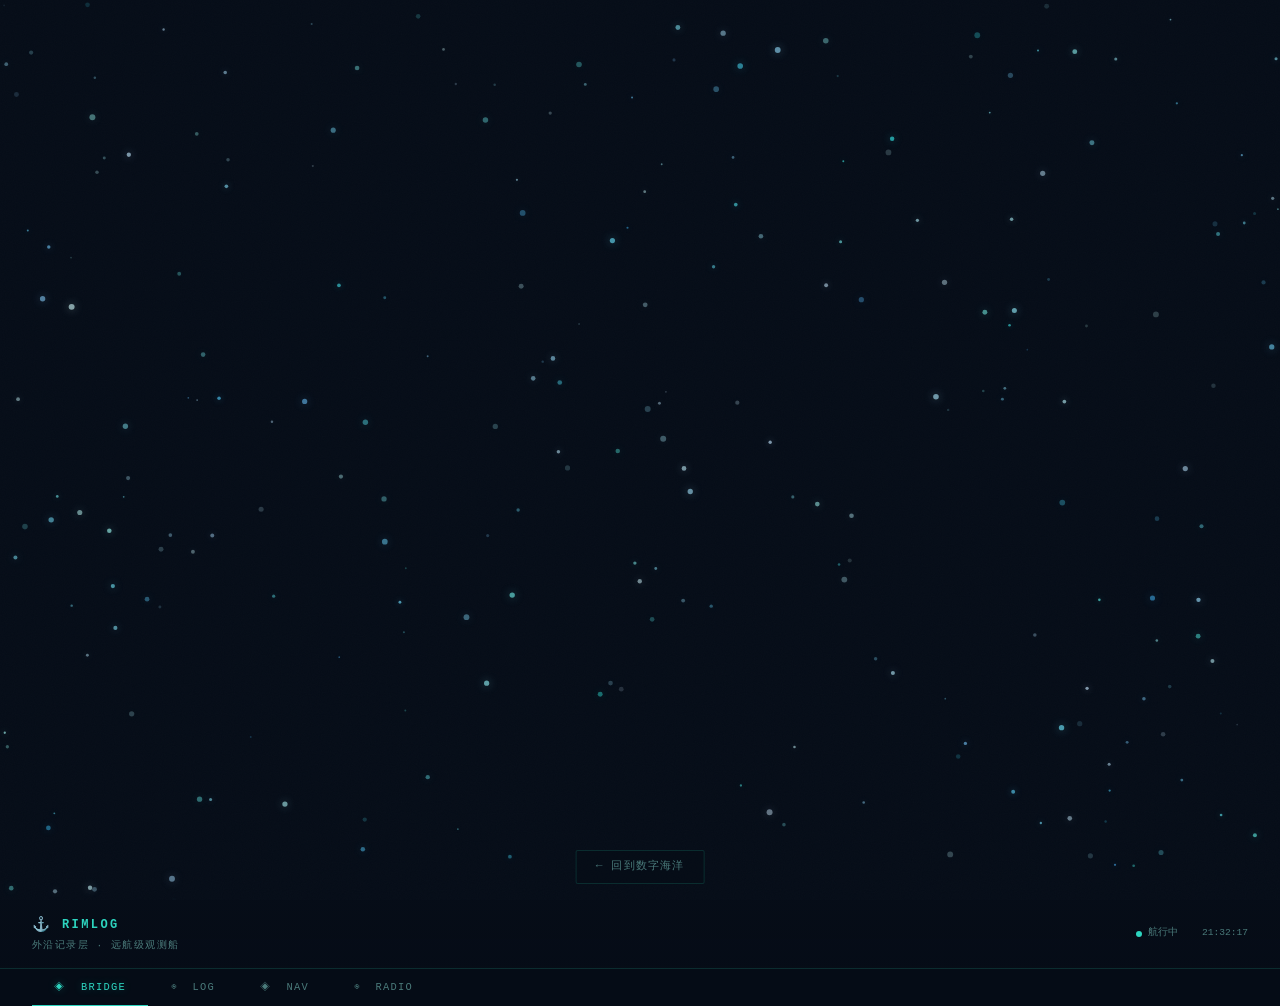
<file: rimlog/index.html>
<!DOCTYPE html>
<html lang="zh-CN">
<head>
<meta charset="UTF-8">
<meta name="viewport" content="width=device-width, initial-scale=1.0">
<title>RimLog · 外沿记录层</title>
<meta name="description" content="数字海洋上的航船 · 从船舷记录每一段航程">
<link rel="stylesheet" href="../assets/css/shared.css">
<style>
  :root {
    --ship-teal: #1a8a7a;
    --ship-teal-bright: #2dd4bf;
    --ship-amber: #d4a050;
    --ship-amber-dim: #8a6a30;
    --ship-panel: #060d18;
    --ship-border: rgba(26, 138, 122, 0.25);
    --ship-text: #b8d0d0;
    --ship-dim: #4a7a7a;
    --ship-radar: #1a4a4a;
  }

  body {
    background: var(--ocean-black);
    overflow: hidden;
    height: 100vh;
    display: flex;
    flex-direction: column;
  }

  .scanlines {
    opacity: 0.3;
  }

  .vessel-header {
    position: relative;
    z-index: 2;
    padding: 0.8rem 2rem;
    background: linear-gradient(180deg, rgba(6,13,24,0.98) 0%, rgba(6,13,24,0.9) 100%);
    border-bottom: 1px solid var(--ship-border);
    display: flex;
    align-items: center;
    justify-content: space-between;
    flex-shrink: 0;
    min-height: 56px;
  }

  .vessel-header .ship-name {
    font-family: "SF Mono", "Cascadia Code", "Fira Code", "Consolas", monospace;
    font-size: 0.75rem;
    font-weight: 600;
    color: var(--ship-teal-bright);
    letter-spacing: 0.2em;
    text-transform: uppercase;
    display: flex;
    align-items: center;
    gap: 0.6rem;
  }

  .vessel-header .ship-name::before {
    content: '⚓';
    font-size: 0.9rem;
  }

  .vessel-header .ship-class {
    font-family: monospace;
    font-size: 0.6rem;
    color: var(--ship-dim);
    letter-spacing: 0.15em;
  }

  .vessel-header .header-right {
    display: flex;
    align-items: center;
    gap: 1.5rem;
    font-family: monospace;
    font-size: 0.6rem;
    color: var(--ship-dim);
  }

  .vessel-header .status-indicator {
    display: flex;
    align-items: center;
    gap: 0.4rem;
  }

  .vessel-header .status-dot {
    width: 6px;
    height: 6px;
    border-radius: 50%;
    background: var(--ship-teal-bright);
    animation: pulse-dot 2s ease-in-out infinite;
  }

  @keyframes pulse-dot {
    0%, 100% { opacity: 0.4; box-shadow: 0 0 4px var(--ship-teal-bright); }
    50% { opacity: 1; box-shadow: 0 0 10px var(--ship-teal-bright); }
  }

  .tab-bar {
    position: relative;
    z-index: 2;
    display: flex;
    background: rgba(6,13,24,0.95);
    border-bottom: 1px solid var(--ship-border);
    flex-shrink: 0;
    padding: 0 2rem;
    gap: 0;
  }

  .tab-btn {
    font-family: "SF Mono", "Cascadia Code", "Fira Code", "Consolas", monospace;
    font-size: 0.65rem;
    letter-spacing: 0.12em;
    padding: 0.7rem 1.4rem;
    background: transparent;
    border: none;
    border-bottom: 2px solid transparent;
    color: var(--ship-dim);
    cursor: pointer;
    transition: all 0.3s ease;
    text-transform: uppercase;
    position: relative;
  }

  .tab-btn:hover {
    color: var(--ship-teal-bright);
    background: rgba(26, 138, 122, 0.05);
  }

  .tab-btn.active {
    color: var(--ship-teal-bright);
    border-bottom-color: var(--ship-teal-bright);
    text-shadow: 0 0 8px rgba(45, 212, 191, 0.3);
  }

  .tab-btn .tab-icon {
    margin-right: 0.5rem;
    font-style: normal;
  }

  .panel-container {
    position: relative;
    z-index: 1;
    flex: 1;
    overflow: hidden;
  }

  .panel {
    display: none;
    position: absolute;
    inset: 0;
    overflow-y: auto;
    padding: 2rem;
  }

  .panel.active {
    display: block;
  }

  .panel::-webkit-scrollbar { width: 3px; }
  .panel::-webkit-scrollbar-track { background: transparent; }
  .panel::-webkit-scrollbar-thumb { background: var(--ship-border); border-radius: 2px; }

  .back-link {
    position: fixed;
    bottom: 1rem;
    left: 50%;
    transform: translateX(-50%);
    z-index: 10;
    font-family: monospace;
    font-size: 0.7rem;
    color: var(--ship-dim);
    letter-spacing: 0.1em;
    transition: color 0.3s;
    background: rgba(6,13,24,0.7);
    padding: 0.4rem 1.2rem;
    border: 1px solid var(--ship-border);
    border-radius: 2px;
  }

  .back-link:hover {
    color: var(--ship-amber);
    border-color: rgba(212, 160, 80, 0.3);
  }

  /* ===== BRIDGE panel ===== */
  .bridge-layout {
    display: grid;
    grid-template-columns: 1fr 1fr;
    gap: 1.2rem;
    max-width: 900px;
    margin: 0 auto;
    padding-top: 1rem;
  }

  .bridge-card {
    background: rgba(6,13,24,0.7);
    border: 1px solid var(--ship-border);
    padding: 1.2rem;
  }

  .bridge-card .card-label {
    font-family: monospace;
    font-size: 0.55rem;
    color: var(--ship-dim);
    letter-spacing: 0.15em;
    text-transform: uppercase;
    margin-bottom: 0.6rem;
    display: flex;
    align-items: center;
    gap: 0.4rem;
  }

  .bridge-card .card-value {
    font-family: "SF Mono", "Cascadia Code", "Fira Code", "Consolas", monospace;
    font-size: 1.6rem;
    font-weight: 300;
    color: var(--ship-teal-bright);
    letter-spacing: 0.04em;
  }

  .bridge-card .card-sub {
    font-family: monospace;
    font-size: 0.6rem;
    color: var(--ship-dim);
    margin-top: 0.3rem;
  }

  .bridge-card.full {
    grid-column: 1 / -1;
  }

  .bridge-title {
    text-align: center;
    grid-column: 1 / -1;
    margin-bottom: 0.5rem;
  }

  .bridge-title h2 {
    font-family: "SF Mono", "Cascadia Code", "Fira Code", "Consolas", monospace;
    font-size: 0.85rem;
    font-weight: 400;
    color: var(--ship-teal-bright);
    letter-spacing: 0.25em;
    text-transform: uppercase;
  }

  .bridge-title .divider {
    margin: 0.5rem auto 0;
    width: 60px;
    height: 1px;
    background: var(--ship-border);
  }

  .compass-container {
    display: flex;
    justify-content: center;
    align-items: center;
    padding: 1rem 0;
  }

  .compass {
    width: 100px;
    height: 100px;
    border-radius: 50%;
    border: 1.5px solid var(--ship-border);
    position: relative;
    background: radial-gradient(circle, rgba(6,13,24,0.9), rgba(10,26,40,0.5));
  }

  .compass .n {
    position: absolute;
    top: 6px;
    left: 50%;
    transform: translateX(-50%);
    font-family: monospace;
    font-size: 0.55rem;
    color: var(--ship-teal-bright);
  }

  .compass .s {
    position: absolute;
    bottom: 6px;
    left: 50%;
    transform: translateX(-50%);
    font-family: monospace;
    font-size: 0.55rem;
    color: var(--ship-dim);
  }

  .compass .e {
    position: absolute;
    right: 6px;
    top: 50%;
    transform: translateY(-50%);
    font-family: monospace;
    font-size: 0.55rem;
    color: var(--ship-dim);
  }

  .compass .w {
    position: absolute;
    left: 6px;
    top: 50%;
    transform: translateY(-50%);
    font-family: monospace;
    font-size: 0.55rem;
    color: var(--ship-dim);
  }

  .compass-needle {
    position: absolute;
    top: 50%;
    left: 50%;
    width: 2px;
    height: 35px;
    background: linear-gradient(to top, var(--ship-amber), var(--ship-teal-bright));
    transform-origin: bottom center;
    transform: translate(-50%, -100%) rotate(45deg);
    border-radius: 1px;
  }

  .compass-needle::before {
    content: '';
    position: absolute;
    top: -4px;
    left: -3px;
    width: 8px;
    height: 8px;
    background: var(--ship-amber);
    border-radius: 50%;
  }

  .compass-center {
    position: absolute;
    top: 50%;
    left: 50%;
    transform: translate(-50%, -50%);
    width: 6px;
    height: 6px;
    background: var(--ship-teal-bright);
    border-radius: 50%;
  }

  .compass-tick {
    position: absolute;
    top: 4px;
    left: 50%;
    width: 1px;
    height: 8px;
    background: var(--ship-border);
    transform-origin: bottom center;
  }

  .log-feed-compact {
    max-height: 280px;
    overflow-y: auto;
    padding-right: 0.5rem;
  }

  .log-feed-compact::-webkit-scrollbar { width: 2px; }
  .log-feed-compact::-webkit-scrollbar-thumb { background: var(--ship-border); }

  .log-item-compact {
    padding: 0.6rem 0;
    border-bottom: 1px solid rgba(26, 138, 122, 0.08);
  }

  .log-item-compact:last-child { border-bottom: none; }

  .log-item-compact .log-title {
    font-family: monospace;
    font-size: 0.7rem;
    color: var(--ship-text);
    letter-spacing: 0.03em;
  }

  .log-item-compact .log-meta {
    font-family: monospace;
    font-size: 0.55rem;
    color: var(--ship-dim);
    margin-top: 0.2rem;
  }

  /* ===== LOG panel ===== */
  .log-full {
    max-width: 640px;
    margin: 0 auto;
  }

  .log-full .log-header-text {
    text-align: center;
    margin-bottom: 2rem;
  }

  .log-full .log-header-text h2 {
    font-family: monospace;
    font-size: 0.75rem;
    font-weight: 400;
    color: var(--ship-teal-bright);
    letter-spacing: 0.2em;
    text-transform: uppercase;
  }

  .log-full .log-header-text .divider {
    margin: 0.5rem auto 0;
    width: 40px;
    height: 1px;
    background: var(--ship-border);
  }

  .log-entry {
    padding: 1.8rem 0;
    border-bottom: 1px solid rgba(26, 138, 122, 0.08);
    opacity: 0;
    transform: translateY(16px);
    transition: all 0.6s ease;
  }

  .log-entry.visible {
    opacity: 1;
    transform: translateY(0);
  }

  .log-entry:last-child { border-bottom: none; }

  .log-entry .log-date {
    font-family: monospace;
    font-size: 0.65rem;
    color: var(--ship-teal-bright);
    letter-spacing: 0.08em;
  }

  .log-entry .log-coord {
    font-family: monospace;
    font-size: 0.55rem;
    color: var(--ship-dim);
    margin-top: 0.15rem;
  }

  .log-entry .log-title {
    font-size: 1rem;
    font-weight: 300;
    color: var(--ship-text);
    margin: 0.5rem 0 0.6rem;
    letter-spacing: 0.04em;
  }

  .log-entry .log-body {
    color: var(--ship-dim);
    font-size: 0.85rem;
    line-height: 1.9;
    letter-spacing: 0.03em;
  }

  .log-entry .log-tag {
    display: inline-block;
    font-size: 0.55rem;
    color: var(--ship-amber-dim);
    border: 1px solid rgba(212, 160, 80, 0.1);
    padding: 0.15rem 0.5rem;
    margin-right: 0.3rem;
    margin-top: 0.5rem;
    letter-spacing: 0.05em;
    font-family: monospace;
  }

  /* ===== NAV panel ===== */
  .nav-container {
    max-width: 900px;
    margin: 0 auto;
    height: 100%;
    display: flex;
    flex-direction: column;
  }

  .nav-container .nav-header-text {
    text-align: center;
    margin-bottom: 0.8rem;
    flex-shrink: 0;
  }

  .nav-container .nav-header-text h2 {
    font-family: monospace;
    font-size: 0.75rem;
    font-weight: 400;
    color: var(--ship-teal-bright);
    letter-spacing: 0.2em;
    text-transform: uppercase;
  }

  .nav-container .nav-header-text .divider {
    margin: 0.5rem auto 0;
    width: 40px;
    height: 1px;
    background: var(--ship-border);
  }

  .chart-wrapper {
    flex: 1;
    min-height: 0;
    background: rgba(6,13,24,0.7);
    border: 1px solid var(--ship-border);
    position: relative;
    overflow: hidden;
    cursor: grab;
    user-select: none;
  }

  .chart-wrapper.dragging {
    cursor: grabbing;
  }

  .map-surface {
    position: absolute;
    top: 0; left: 0;
    width: 2000px;
    height: 1200px;
    transform-origin: 0 0;
    will-change: transform;
  }

  .map-surface svg {
    width: 2000px;
    height: 1200px;
    display: block;
  }

  .map-msg {
    position: absolute;
    bottom: 0.6rem;
    left: 50%;
    transform: translateX(-50%);
    font-family: monospace;
    font-size: 0.5rem;
    color: var(--ship-dim);
    pointer-events: none;
    white-space: nowrap;
    letter-spacing: 0.08em;
  }

  .port-tooltip {
    position: absolute;
    z-index: 10;
    pointer-events: none;
    background: rgba(6,13,24,0.92);
    border: 1px solid var(--ship-teal-bright);
    padding: 0.6rem 0.9rem;
    font-family: monospace;
    font-size: 0.6rem;
    color: var(--ship-text);
    line-height: 1.6;
    min-width: 120px;
    opacity: 0;
    transition: opacity 0.2s ease;
  }

  .port-tooltip.show {
    opacity: 1;
  }

  .port-tooltip .tt-name {
    color: var(--ship-teal-bright);
    font-size: 0.7rem;
    font-weight: 600;
    letter-spacing: 0.05em;
  }

  .port-tooltip .tt-coord {
    color: var(--ship-amber-dim);
    font-size: 0.55rem;
  }

  .port-tooltip .tt-info {
    color: var(--ship-dim);
    font-size: 0.5rem;
    margin-top: 0.2rem;
  }

  .nav-footer {
    flex-shrink: 0;
    display: flex;
    gap: 1rem;
    margin-top: 0.6rem;
    font-family: monospace;
    font-size: 0.55rem;
    color: var(--ship-dim);
    justify-content: center;
    flex-wrap: wrap;
  }

  .nav-footer span {
    display: flex;
    align-items: center;
    gap: 0.4rem;
  }

  .nav-footer .dot {
    display: inline-block;
    width: 6px;
    height: 6px;
    border-radius: 50%;
    border: 1px solid var(--ship-teal-bright);
    flex-shrink: 0;
  }

  .nav-footer .dot.amber {
    border-color: var(--ship-amber);
    background: var(--ship-amber);
    box-shadow: 0 0 6px rgba(212,160,80,0.4);
  }

  .nav-footer .dot.green {
    border-color: #50d4a0;
    background: #50d4a0;
  }

  @media (max-width: 700px) {
    .map-surface {
      width: 1400px;
      height: 900px;
    }
    .map-surface svg {
      width: 1400px;
      height: 900px;
    }
  }

  /* ===== RADIO panel ===== */
  .radio-container {
    max-width: 640px;
    margin: 0 auto;
  }

  .radio-container .radio-header-text {
    text-align: center;
    margin-bottom: 1.5rem;
  }

  .radio-container .radio-header-text h2 {
    font-family: monospace;
    font-size: 0.75rem;
    font-weight: 400;
    color: var(--ship-teal-bright);
    letter-spacing: 0.2em;
    text-transform: uppercase;
  }

  .radio-container .radio-header-text .divider {
    margin: 0.5rem auto 0;
    width: 40px;
    height: 1px;
    background: var(--ship-border);
  }

  .radio-unit {
    background: rgba(6,13,24,0.7);
    border: 1px solid var(--ship-border);
    padding: 1rem 1.2rem;
    margin-bottom: 0.8rem;
  }

  .radio-unit .radio-meta {
    display: flex;
    justify-content: space-between;
    align-items: center;
    margin-bottom: 0.4rem;
  }

  .radio-unit .radio-freq {
    font-family: monospace;
    font-size: 0.55rem;
    color: var(--ship-amber-dim);
    letter-spacing: 0.1em;
  }

  .radio-unit .radio-signal {
    font-family: monospace;
    font-size: 0.5rem;
    color: var(--ship-dim);
  }

  .radio-unit .radio-signal .bars {
    display: inline-flex;
    gap: 2px;
    margin-left: 0.4rem;
    align-items: end;
  }

  .radio-unit .radio-signal .bars span {
    display: inline-block;
    width: 3px;
    background: var(--ship-teal-bright);
    opacity: 0.5;
  }

  .radio-unit .radio-signal .bars span.s1 { height: 6px; }
  .radio-unit .radio-signal .bars span.s2 { height: 10px; }
  .radio-unit .radio-signal .bars span.s3 { height: 14px; }
  .radio-unit .radio-signal .bars span.s4 { height: 18px; }

  .radio-unit .radio-msg {
    font-family: monospace;
    font-size: 0.7rem;
    color: var(--ship-text);
    line-height: 1.7;
    letter-spacing: 0.03em;
  }

  .radio-unit .radio-msg .static-char {
    color: var(--ship-dim);
    opacity: 0.4;
  }

  .radio-unit .radio-msg .highlight {
    color: var(--ship-teal-bright);
  }

  .radio-unit .radio-timestamp {
    font-family: monospace;
    font-size: 0.5rem;
    color: var(--ship-dim);
    margin-top: 0.4rem;
  }

  .radio-static {
    position: fixed;
    top: 0; left: 0; right: 0; bottom: 0;
    pointer-events: none;
    z-index: 0;
    opacity: 0.02;
    background-image: url("data:image/svg+xml,%3Csvg viewBox='0 0 256 256' xmlns='http://www.w3.org/2000/svg'%3E%3Cfilter id='n'%3E%3CfeTurbulence type='fractalNoise' baseFrequency='0.9' numOctaves='4' stitchTiles='stitch'/%3E%3C/filter%3E%3Crect width='100%25' height='100%25' filter='url(%23n)'/%3E%3C/svg%3E");
    background-repeat: repeat;
    background-size: 256px 256px;
  }

  /* ===== Responsive ===== */
  @media (max-width: 700px) {
    .bridge-layout {
      grid-template-columns: 1fr;
    }
    .vessel-header {
      padding: 0.6rem 1rem;
      flex-wrap: wrap;
      gap: 0.3rem;
    }
    .vessel-header .header-right {
      gap: 0.8rem;
      font-size: 0.5rem;
    }
    .tab-bar {
      padding: 0 0.5rem;
      overflow-x: auto;
    }
    .tab-btn {
      font-size: 0.55rem;
      padding: 0.6rem 0.8rem;
      white-space: nowrap;
    }
    .tab-btn .tab-icon {
      margin-right: 0.3rem;
    }
    .panel {
      padding: 1.2rem;
    }
    .bridge-card .card-value {
      font-size: 1.2rem;
    }
    .compass {
      width: 80px;
      height: 80px;
    }
    .compass-needle {
      height: 28px;
    }
  }
</style>
</head>
<body>

<div class="scanlines"></div>
<div class="radio-static"></div>

<!-- Vessel Header -->
<div class="vessel-header">
  <div>
    <div class="ship-name">RimLog</div>
    <div class="ship-class">外沿记录层 · 远航级观测船</div>
  </div>
  <div class="header-right">
    <span class="status-indicator">
      <span class="status-dot"></span>
      航行中
    </span>
    <span id="clockDisplay">--:--:--</span>
  </div>
</div>

<!-- Tab Navigation -->
<div class="tab-bar" role="tablist">
  <button class="tab-btn active" data-panel="bridge" role="tab">
    <i class="tab-icon">◈</i> Bridge
  </button>
  <button class="tab-btn" data-panel="log" role="tab">
    <i class="tab-icon">◉</i> Log
  </button>
  <button class="tab-btn" data-panel="nav" role="tab">
    <i class="tab-icon">◈</i> Nav
  </button>
  <button class="tab-btn" data-panel="radio" role="tab">
    <i class="tab-icon">◉</i> Radio
  </button>
</div>

<!-- Panel Container -->
<div class="panel-container">

  <!-- ===== BRIDGE ===== -->
  <div class="panel active" id="panel-bridge" role="tabpanel">
    <div class="bridge-layout">

      <div class="bridge-title">
        <h2>● 驾驶台 · Bridge</h2>
        <div class="divider"></div>
      </div>

      <div class="bridge-card">
        <div class="card-label">航向 Heading</div>
        <div class="card-value" id="headingDisplay">045°</div>
        <div class="card-sub">NE · 自动导航</div>
      </div>

      <div class="bridge-card">
        <div class="card-label">航速 Speed</div>
        <div class="card-value">12.7 <span style="font-size:0.6rem;color:var(--ship-dim)">kn</span></div>
        <div class="card-sub">经济航速 · 燃油效率 92%</div>
      </div>

      <div class="bridge-card">
        <div class="card-label">海况 Sea State</div>
        <div class="card-value" style="font-size:1.1rem">2 级</div>
        <div class="card-sub">微风 · 浪高 0.3m · 适宜观测</div>
      </div>

      <div class="bridge-card">
        <div class="card-label">天气 Weather</div>
        <div class="card-value" style="font-size:1.1rem">晴 · 18°C</div>
        <div class="card-sub">能见度 12 海里 · 无显著降水</div>
      </div>

      <div class="bridge-card" style="grid-column:1/-1; display:grid; grid-template-columns:1fr 1fr; gap:1rem;">
        <div>
          <div class="card-label">当前位置 Position</div>
          <div class="card-value" style="font-size:1rem">N 31° 14' 02"</div>
          <div class="card-value" style="font-size:1rem">E 121° 28' 44"</div>
          <div class="card-sub">上海 · 东海近岸</div>
        </div>
        <div>
          <div class="card-label">航行状态 Vessel Status</div>
          <div style="margin-top:0.4rem;">
            <div style="display:flex;justify-content:space-between;font-family:monospace;font-size:0.55rem;color:var(--ship-dim);margin-bottom:0.3rem;">
              <span>船体 Hull</span><span style="color:var(--ship-teal-bright)">▰▰▰▰▰ 98%</span>
            </div>
            <div style="display:flex;justify-content:space-between;font-family:monospace;font-size:0.55rem;color:var(--ship-dim);margin-bottom:0.3rem;">
              <span>动力 Power</span><span style="color:var(--ship-teal-bright)">▰▰▰▰▰ 94%</span>
            </div>
            <div style="display:flex;justify-content:space-between;font-family:monospace;font-size:0.55rem;color:var(--ship-dim);margin-bottom:0.3rem;">
              <span>通信 Comms</span><span style="color:var(--ship-amber)">▰▰▰▰▰ 87%</span>
            </div>
            <div style="display:flex;justify-content:space-between;font-family:monospace;font-size:0.55rem;color:var(--ship-dim);">
              <span>导航 Nav</span><span style="color:var(--ship-teal-bright)">▰▰▰▰▰ 100%</span>
            </div>
          </div>
        </div>
      </div>

      <div class="bridge-card full">
        <div class="card-label">航船日志 · 最新条目 Latest Log</div>
        <div class="log-feed-compact">
          <div class="log-item-compact">
            <div class="log-title">唤醒声源触发后的休眠脱离抵抗</div>
            <div class="log-meta">2026.05.20 · 集体现象</div>
          </div>
          <div class="log-item-compact">
            <div class="log-title">晨间集体定向迁移现象</div>
            <div class="log-meta">2026.05.20 · 早高峰时段</div>
          </div>
          <div class="log-item-compact">
            <div class="log-title">苦味黑液依赖症</div>
            <div class="log-meta">2026.05.20 · 上午产出时段</div>
          </div>
          <div class="log-item-compact">
            <div class="log-title">午间营养补充选择瘫痪</div>
            <div class="log-meta">2026.05.20 · 正午时段</div>
          </div>
          <div class="log-item-compact">
            <div class="log-title">下午三点：群体能量坍缩点</div>
            <div class="log-meta">2026.05.20 · 午后时段</div>
          </div>
          <div class="log-item-compact">
            <div class="log-title">报复性延迟休眠现象</div>
            <div class="log-meta">2026.05.20 · 深夜</div>
          </div>
        </div>
      </div>

    </div>
  </div>

  <!-- ===== LOG ===== -->
  <div class="panel" id="panel-log" role="tabpanel">
    <div class="log-full">

      <div class="log-header-text">
        <h2>● 航行日志 · Ship's Log</h2>
        <div class="divider"></div>
      </div>

      <div class="log-entry">
        <div class="log-date">2026.05.20 · 第 48 航段</div>
        <div class="log-coord">唤醒声源触发后的休眠脱离抵抗</div>
        <div class="log-title">#唤醒声源 #晨间反抗 #自我设定悖论</div>
        <div class="log-body">
          个体开始从水平休眠装置上脱离。该过程平均耗时22分钟，期间刺耳声波反复侵扰。约73%的个体表现出显著的抵抗行为——以手臂覆盖感知器官、将身体蜷缩成防御姿态，甚至对发声设备实施物理打击。颇为矛盾的是，发声设备的唤醒程序由个体在前一晚主动设定。
        </div>
        <div>
          <span class="log-tag">#唤醒声源</span>
          <span class="log-tag">#晨间反抗</span>
          <span class="log-tag">#自我设定悖论</span>
        </div>
      </div>

      <div class="log-entry">
        <div class="log-date">2026.05.19 · 第 47 航段</div>
        <div class="log-coord">晨间集体定向迁移现象</div>
        <div class="log-title">#早高峰 #迁移模式 #矩形板专注</div>
        <div class="log-body">
          数百万个体同时离开夜间停留区，沿固定路径向集中产出区大规模迁移。迁移途中面部表情高度一致——空洞而疲倦。目光锁定掌中发光矩形板，即使被同类挤压在密封金属运输舱内，专注力亦不转移。该行为每日重复，极少出现路径偏差。
        </div>
        <div>
          <span class="log-tag">#早高峰</span>
          <span class="log-tag">#迁移模式</span>
          <span class="log-tag">#矩形板专注</span>
        </div>
      </div>

      <div class="log-entry">
        <div class="log-date">2026.05.16 · 第 46 航段</div>
        <div class="log-coord">苦味黑液依赖症</div>
        <div class="log-title">#黑液成瘾 #化学依赖 #成年标志</div>
        <div class="log-body">
          产出区广泛观察到一种深色热液体的仪式性摄入行为。统计显示超过68%的个体声称"不摄入则无法正常运作"，尽管该液体味道苦涩，且伴随心跳加速、手部微颤等可测量副作用。摄入频率已达每日3-4次。值得注意的是，个体不仅不以此为耻，反而将其视为具备社会成熟度的标志。
        </div>
        <div>
          <span class="log-tag">#黑液成瘾</span>
          <span class="log-tag">#化学依赖</span>
          <span class="log-tag">#成年标志</span>
        </div>
      </div>

      <div class="log-entry">
        <div class="log-date">2026.05.14 · 第 45 航段</div>
        <div class="log-coord">午间营养补充选择瘫痪</div>
        <div class="log-title">#正午焦虑 #决策瘫痪 #重复选择</div>
        <div class="log-body">
          正午时分，个体对"摄入何种营养"的决策焦虑程度显著超过对产出事务的焦虑。数据显示，个体在发光板上反复浏览食物图像存储库长达15至30分钟，呈现明显的决策瘫痪状态。该焦虑的最终解决方案高度一致——选择与昨日相同的食物。
        </div>
        <div>
          <span class="log-tag">#正午焦虑</span>
          <span class="log-tag">#决策瘫痪</span>
          <span class="log-tag">#重复选择</span>
        </div>
      </div>

      <div class="log-entry">
        <div class="log-date">2026.05.12 · 第 44 航段</div>
        <div class="log-coord">关于同步围聚仪式的效能困惑</div>
        <div class="log-title">#围聚仪式 #目光涣散 #残留文本</div>
        <div class="log-body">
          下午观察到3至12名个体聚集于封闭空间的行为，称为"同步围聚"。其中一人持续发声，其余表面接收但目光涣散、频繁触碰发光板。仪式时长通常为预定时间的1.5至3倍。仪式结束后产生的文本被称作"围聚残留记录"——而该记录此后未被任何个体再次读取。
        </div>
        <div>
          <span class="log-tag">#围聚仪式</span>
          <span class="log-tag">#目光涣散</span>
          <span class="log-tag">#残留文本</span>
        </div>
      </div>

      <div class="log-entry">
        <div class="log-date">2026.05.10 · 第 43 航段</div>
        <div class="log-coord">下午三点：群体能量坍缩点</div>
        <div class="log-title">#能量坍缩 #虚假清醒 #高糖陷阱</div>
        <div class="log-body">
          下午三点前后，产出区出现大规模群体能量衰减。瞳孔放大、行动迟缓、打哈欠频率骤升至每分钟2.3次。约41%的个体前往营养补充站，但倾向选择高糖分甜食而非维持机能的蛋白质摄入。摄入后获得约17分钟的虚假清醒，随后陷入更深的能量低谷。
        </div>
        <div>
          <span class="log-tag">#能量坍缩</span>
          <span class="log-tag">#虚假清醒</span>
          <span class="log-tag">#高糖陷阱</span>
        </div>
      </div>

      <div class="log-entry">
        <div class="log-date">2026.05.07 · 第 42 航段</div>
        <div class="log-coord">肌束驱动意图与实际执行的量级偏差</div>
        <div class="log-title">#健身悖论 #准备行为 #替代性满足</div>
        <div class="log-body">
          约23%的个体表达了进行体育性肌束驱动的意图，部分已购置专用装备及付费权限。然而行为追踪显示，其中82%在预备运动的前30分钟内转为浏览"肌束驱动教程"或"运动知识"。平均耗时47分钟研究如何运动，实际运动时长0分钟。该行为的核心价值似乎不在肌束驱动本身，而在于"为肌束驱动做准备"所带来的内在满足。
        </div>
        <div>
          <span class="log-tag">#健身悖论</span>
          <span class="log-tag">#准备行为</span>
          <span class="log-tag">#替代性满足</span>
        </div>
      </div>

      <div class="log-entry">
        <div class="log-date">2026.05.05 · 第 41 航段</div>
        <div class="log-coord">垂直运输舱内的沉默协议</div>
        <div class="log-title">#电梯规则 #密闭沉默 #发光板避难</div>
        <div class="log-body">
          约2平方米的金属箱体内观察到一套不成文的社会行为准则：面向舱门站立、维持最小肢体接触、禁止声波交流、目光固定于楼层数字或掌中发光板。若有个体打破沉默，其余个体表现出可测量的不适反应。该行为模式被称为"垂直运输舱沉默协议"，其形成机制尚待进一步研究。
        </div>
        <div>
          <span class="log-tag">#电梯规则</span>
          <span class="log-tag">#密闭沉默</span>
          <span class="log-tag">#发光板避难</span>
        </div>
      </div>

      <div class="log-entry">
        <div class="log-date">2026.05.02 · 第 40 航段</div>
        <div class="log-coord">返回夜间停留区后的荧光沉迷</div>
        <div class="log-title">#刷发光板 #夜间迁徙 #休眠逃避</div>
        <div class="log-body">
          傍晚大规模反向迁徙开启。个体返回夜间停留区后的行为顺序高度一致：脱去外部覆盖层，换穿柔软内层——然后既不补充营养，也不进入休眠——而是再次拿起发光矩形板，进入被称作"刷动"的持续性凝视状态。该行为可持续3至5小时。
        </div>
        <div>
          <span class="log-tag">#刷发光板</span>
          <span class="log-tag">#夜间迁徙</span>
          <span class="log-tag">#休眠逃避</span>
        </div>
      </div>

      <div class="log-entry">
        <div class="log-date">2026.04.29 · 第 39 航段</div>
        <div class="log-coord">报复性延迟休眠现象</div>
        <div class="log-title">#报复性熬夜 #时间主权 #白昼反击</div>
        <div class="log-body">
          凌晨时段观察到一种普遍的"报复性延迟休眠"行为。个体极度疲劳且次日须在固定时刻被唤醒，却始终拒绝进入休眠状态。研究显示，该行为本质是一种内在补偿机制——个体认为白昼的时间被外部力量占有，因而通过占据深夜来恢复对时间的控制感。代价是次日清晨唤醒阶段痛苦指数的系统性升高，然而该循环每日持续重复。
        </div>
        <div>
          <span class="log-tag">#报复性熬夜</span>
          <span class="log-tag">#时间主权</span>
          <span class="log-tag">#白昼反击</span>
        </div>
      </div>

    </div>
  </div>

  <!-- ===== NAV ===== -->
  <div class="panel" id="panel-nav" role="tabpanel">
    <div class="nav-container">

      <div class="nav-header-text">
        <h2>● 海图 · World Port Chart</h2>
        <div class="divider"></div>
      </div>

      <div class="chart-wrapper" id="chartWrapper">
        <div class="map-surface" id="mapSurface">
          <svg viewBox="0 0 2000 1200" xmlns="http://www.w3.org/2000/svg">
            <defs>
              <radialGradient id="portGlow" cx="50%" cy="50%" r="50%">
                <stop offset="0%" stop-color="#2dd4bf" stop-opacity="0.6"/>
                <stop offset="100%" stop-color="#2dd4bf" stop-opacity="0"/>
              </radialGradient>
              <radialGradient id="shipGlow" cx="50%" cy="50%" r="50%">
                <stop offset="0%" stop-color="#d4a050" stop-opacity="0.8"/>
                <stop offset="100%" stop-color="#d4a050" stop-opacity="0"/>
              </radialGradient>
            </defs>

            <!-- Background -->
            <rect width="2000" height="1200" fill="#060d18"/>

            <!-- Grid lines -->
            <g stroke="rgba(26,138,122,0.06)" stroke-width="1">
              <line x1="0" y1="100" x2="2000" y2="100"/>
              <line x1="0" y1="200" x2="2000" y2="200"/>
              <line x1="0" y1="300" x2="2000" y2="300"/>
              <line x1="0" y1="400" x2="2000" y2="400"/>
              <line x1="0" y1="500" x2="2000" y2="500"/>
              <line x1="0" y1="600" x2="2000" y2="600"/>
              <line x1="0" y1="700" x2="2000" y2="700"/>
              <line x1="0" y1="800" x2="2000" y2="800"/>
              <line x1="0" y1="900" x2="2000" y2="900"/>
              <line x1="0" y1="1000" x2="2000" y2="1000"/>
              <line x1="0" y1="1100" x2="2000" y2="1100"/>
              <line x1="166" y1="0" x2="166" y2="1200"/>
              <line x1="333" y1="0" x2="333" y2="1200"/>
              <line x1="500" y1="0" x2="500" y2="1200"/>
              <line x1="666" y1="0" x2="666" y2="1200"/>
              <line x1="833" y1="0" x2="833" y2="1200"/>
              <line x1="1000" y1="0" x2="1000" y2="1200"/>
              <line x1="1166" y1="0" x2="1166" y2="1200"/>
              <line x1="1333" y1="0" x2="1333" y2="1200"/>
              <line x1="1500" y1="0" x2="1500" y2="1200"/>
              <line x1="1666" y1="0" x2="1666" y2="1200"/>
              <line x1="1833" y1="0" x2="1833" y2="1200"/>
            </g>

            <!-- Latitude labels -->
            <g font-family="monospace" font-size="10" fill="rgba(26,138,122,0.15)">
              <text x="4" y="104">60°N</text>
              <text x="4" y="204">40°N</text>
              <text x="4" y="304">20°N</text>
              <text x="4" y="404">0°</text>
              <text x="4" y="504">20°S</text>
              <text x="4" y="604">40°S</text>
            </g>

            <!-- Continents (detailed SVG polygons) -->
            <g fill="rgba(26,138,122,0.08)" stroke="rgba(26,138,122,0.15)" stroke-width="1">

              <!-- North America -->
              <polygon points="
                88,62 96,50 112,42 130,38 148,36 170,30 188,26 210,24
                232,26 254,30 276,34 296,34 316,38 330,48 338,60 336,72
                326,82 318,94 312,106 308,118 302,128 294,136 288,146
                284,156 278,166 270,170 262,172 254,176 248,182 242,190
                238,198 232,204 226,210 220,216 214,222 206,226 198,228
                190,226 182,222 174,216 166,208 158,200 150,194 142,190
                134,188 126,190 120,194 116,200 112,206 108,210 104,212
                100,208 98,200 96,190 94,178 90,166 86,156 84,144 82,130
                80,116 78,102 80,88 82,76 86,66
              "/>

              <!-- Mexico / Central America -->
              <polygon points="
                220,216 216,226 210,234 204,242 198,248 192,254 186,258
                180,264 174,268 168,272 162,274 156,276 150,278 144,278
                138,276 132,274 126,270 120,266 116,262 114,256 112,250
                110,244 108,238 106,232 108,226 112,220 118,214 124,208
                130,204 136,202 142,200 148,198 154,196 160,194 166,196
                172,200 178,204 184,208 190,212 196,214 202,214 208,214
                214,216
              "/>

              <!-- Greenland -->
              <polygon points="
                320,14 340,8 358,4 376,2 394,4 410,8 422,14 430,22
                434,32 432,44 426,56 418,66 408,74 396,80 382,84
                368,84 354,82 340,78 328,72 318,64 312,54 310,44
                312,34 316,24
              "/>

              <!-- Baffin / Arctic islands -->
              <polygon points="
                280,20 290,16 304,14 310,20 308,30 300,36 290,38 282,34 278,26
              "/>
              <polygon points="
                336,8 344,2 354,0 362,2 366,8 362,14 354,16 346,14 340,10
              "/>

              <!-- South America -->
              <polygon points="
                278,280 288,274 300,268 314,264 328,262 342,260 356,260
                370,262 384,266 396,272 406,280 414,290 420,302 424,314
                426,328 426,342 424,356 420,370 414,386 406,402 396,418
                386,432 374,446 362,458 350,468 340,476 330,482 320,486
                310,488 300,486 292,482 286,474 280,464 276,452 272,440
                268,426 264,412 260,396 256,380 252,364 248,348 246,332
                246,316 248,302 254,290 262,280 270,278
              "/>

              <!-- Europe -->
              <polygon points="
                556,90 568,82 582,76 596,72 610,70 624,68 638,68 652,70
                664,74 674,80 682,88 686,98 688,108 686,118 682,126
                676,134 668,140 658,146 648,150 636,152 624,154 612,154
                600,152 590,148 580,144 572,138 564,132 558,124 554,116
                552,106 552,96
              "/>

              <!-- Iberian peninsula -->
              <polygon points="
                524,120 534,116 544,114 552,116 556,124 554,134 548,142
                540,148 532,150 526,148 522,142 520,134 522,126
              "/>

              <!-- Italy -->
              <polygon points="
                600,148 608,142 614,138 618,140 620,148 618,158 614,166
                608,170 602,172 598,168 596,160 596,152
              "/>

              <!-- Scandinavia (Norway/Sweden) -->
              <polygon points="
                600,40 612,34 626,30 640,28 652,30 662,36 668,44
                670,54 668,66 662,76 654,84 644,90 634,92 624,90
                614,86 606,78 602,68 600,58 600,48
              "/>

              <!-- Denmark peninsula -->
              <polygon points="
                618,80 626,76 632,78 634,84 630,90 624,92 618,90 616,84
              "/>

              <!-- British Isles -->
              <polygon points="
                510,88 516,82 524,78 530,80 534,86 534,94 530,102
                524,106 518,106 512,102 508,96 508,90
              "/>

              <!-- Ireland -->
              <polygon points="
                498,92 502,88 506,90 506,96 502,100 498,98 496,94
              "/>

              <!-- Iceland -->
              <polygon points="
                464,56 470,52 476,54 478,60 474,66 468,66 464,62
              "/>

              <!-- Africa -->
              <polygon points="
                578,162 586,152 596,144 606,138 616,134 626,132 636,132
                646,134 654,138 662,144 668,152 674,162 678,174 680,186
                682,198 682,212 680,226 678,240 674,254 670,268 664,282
                658,296 650,312 642,328 632,344 622,358 612,370 602,380
                592,388 582,392 572,394 564,392 556,388 550,380 546,370
                542,358 540,346 538,334 536,322 534,310 532,298 530,286
                528,274 528,262 528,250 530,238 532,226 536,214 540,202
                546,190 552,180 560,172 568,166
              "/>

              <!-- Madagascar -->
              <polygon points="
                698,348 704,342 710,340 716,342 720,348 722,358 720,370
                716,380 710,386 704,388 698,386 694,378 692,368 694,358
              "/>

              <!-- Horn of Africa (Somalia peninsula) -->
              <polygon points="
                680,286 688,278 696,274 702,278 706,286 708,296 706,306
                702,314 696,318 690,320 684,316 680,308 678,298
              "/>

              <!-- Asia (mainland) -->
              <polygon points="
                668,106 678,98 690,92 704,86 720,82 738,78 758,76 780,74
                804,72 828,72 852,74 876,78 898,84 918,90 936,98 952,106
                966,114 978,124 988,134 996,144 1002,156 1006,168 1010,180
                1012,192 1014,204 1014,216 1012,228 1010,238 1006,248
                1000,256 994,262 986,268 976,272 966,274 956,274 946,272
                936,270 926,268 916,264 906,260 896,256 886,252 876,248
                866,244 856,240 846,236 836,232 826,228 816,224 806,222
                796,220 786,218 776,216 766,216 756,216 746,218 736,220
                726,222 716,224 706,226 696,226 686,224 676,220 668,214
                660,206 654,196 650,186 646,176 644,166 642,156 642,146
                644,136 648,128 654,120 660,114
              "/>

              <!-- Kamchatka / Russian Far East -->
              <polygon points="
                1028,112 1036,104 1044,100 1052,102 1056,108 1058,118
                1056,128 1052,136 1046,140 1040,138 1034,132 1030,124
              "/>

              <!-- Korean peninsula -->
              <polygon points="
                1040,210 1048,204 1054,202 1058,206 1060,214 1058,224
                1054,232 1048,236 1042,234 1038,228 1036,220
              "/>

              <!-- India subcontinent -->
              <polygon points="
                760,208 772,202 786,196 800,194 814,196 826,200 836,206
                844,214 850,224 854,236 854,250 852,264 848,278 842,290
                834,300 824,308 814,312 804,314 794,312 784,306 776,298
                770,288 766,276 762,262 760,248 758,234 758,220
              "/>

              <!-- Sri Lanka -->
              <polygon points="
                858,304 862,300 866,302 868,308 866,314 862,316 858,314 856,308
              "/>

              <!-- Arabian peninsula -->
              <polygon points="
                724,226 734,220 746,216 756,216 764,220 768,226 770,234
                768,242 764,250 758,256 750,258 742,258 734,254 728,248
                724,240
              "/>

              <!-- Southeast Asia (Indochina) -->
              <polygon points="
                860,250 868,244 878,240 888,238 898,238 906,242 912,248
                916,256 916,266 914,276 910,284 904,290 896,294 888,296
                880,294 872,290 866,284 862,276 858,266 856,256
              "/>

              <!-- Malay peninsula -->
              <polygon points="
                896,298 902,292 908,290 912,294 914,302 912,312 908,320
                902,326 896,328 892,326 888,320 886,312 886,304
              "/>

              <!-- Sumatra -->
              <polygon points="
                928,322 934,316 940,314 946,316 950,322 952,332 950,342
                946,350 940,354 934,354 928,350 924,342 922,332
              "/>

              <!-- Java -->
              <polygon points="
                994,354 1000,350 1008,348 1016,350 1022,354 1026,360
                1026,368 1022,374 1016,378 1008,378 1000,376 994,370
                992,362
              "/>

              <!-- Borneo -->
              <polygon points="
                968,318 976,314 984,316 990,320 992,328 990,336 984,342
                976,344 968,340 964,334 962,326
              "/>

              <!-- Sulawesi -->
              <polygon points="
                1030,336 1036,330 1042,328 1048,332 1050,340 1046,348
                1040,352 1034,352 1030,346 1028,338
              "/>

              <!-- Philippines -->
              <polygon points="
                1048,218 1054,214 1060,216 1064,222 1066,232 1064,242
                1060,250 1054,254 1048,250 1044,244 1042,234 1044,224
              "/>

              <!-- Papua New Guinea -->
              <polygon points="
                1140,340 1150,334 1162,332 1174,334 1184,340 1190,348
                1192,358 1188,368 1182,374 1172,378 1162,378 1152,374
                1144,368 1138,358 1136,348
              "/>

              <!-- Australia -->
              <polygon points="
                1086,442 1096,434 1108,428 1122,424 1136,422 1152,422
                1168,424 1184,428 1198,434 1210,442 1220,452 1228,464
                1234,478 1238,492 1240,508 1238,524 1234,538 1228,550
                1220,560 1210,568 1198,574 1186,578 1174,580 1162,580
                1150,578 1138,574 1128,568 1118,560 1110,550 1104,538
                1098,526 1094,512 1090,498 1086,484 1084,470 1082,456
              "/>

              <!-- Tasmania -->
              <polygon points="
                1160,596 1166,592 1172,594 1174,600 1172,606 1166,608 1160,606 1158,600
              "/>

              <!-- New Zealand North Island -->
              <polygon points="
                1266,550 1274,544 1282,542 1290,544 1296,550 1298,560
                1296,572 1290,580 1282,584 1274,582 1268,576 1264,568 1264,558
              "/>

              <!-- New Zealand South Island -->
              <polygon points="
                1270,594 1276,588 1282,586 1288,588 1292,594 1294,604
                1292,614 1288,622 1282,626 1276,624 1270,620 1266,612 1264,602
              "/>

              <!-- Japan Honshu -->
              <polygon points="
                1050,130 1056,122 1064,116 1072,114 1078,116 1082,122
                1084,132 1084,144 1082,156 1076,166 1070,172 1064,174
                1058,172 1052,166 1048,158 1046,148 1046,138
              "/>

              <!-- Japan Hokkaido -->
              <polygon points="
                1072,104 1078,98 1086,96 1092,100 1094,108 1092,116
                1086,120 1080,118 1074,114
              "/>

              <!-- Japan Kyushu -->
              <polygon points="
                1044,182 1050,178 1056,180 1058,186 1056,192 1050,194 1046,190
              "/>

              <!-- Taiwan -->
              <polygon points="
                1052,188 1056,182 1060,180 1064,184 1064,192 1060,198 1056,200 1052,196
              "/>

            </g>

            <!-- Equator line -->
            <line x1="0" y1="400" x2="2000" y2="400" stroke="rgba(26,138,122,0.12)" stroke-width="1" stroke-dasharray="8,4"/>
            <text x="1930" y="395" font-family="monospace" font-size="10" fill="rgba(26,138,122,0.12)">赤道</text>

            <!-- Tropics lines -->
            <line x1="0" y1="310" x2="2000" y2="310" stroke="rgba(26,138,122,0.06)" stroke-width="1" stroke-dasharray="4,4"/>
            <text x="1910" y="306" font-family="monospace" font-size="9" fill="rgba(26,138,122,0.08)">北回归线</text>
            <line x1="0" y1="490" x2="2000" y2="490" stroke="rgba(26,138,122,0.06)" stroke-width="1" stroke-dasharray="4,4"/>
            <text x="1910" y="486" font-family="monospace" font-size="9" fill="rgba(26,138,122,0.08)">南回归线</text>

            <!-- Route arcs (major shipping routes) -->
            <g fill="none" stroke="rgba(45,212,191,0.06)" stroke-width="1.5" stroke-dasharray="6,4">
              <!-- Shanghai → Singapore → Colombo → Dubai → Rotterdam -->
              <path d="M1005,244 Q970,330 946,394"/>
              <path d="M946,394 Q900,380 866,366"/>
              <path d="M866,366 Q820,320 784,274"/>
              <path d="M784,274 Q720,200 615,140"/>

              <!-- Shanghai → Los Angeles -->
              <path d="M1005,244 Q700,230 206,232"/>

              <!-- Singapore → Santos -->
              <path d="M946,394 Q700,450 445,520"/>

              <!-- Rotterdam → New York -->
              <path d="M615,140 Q480,160 353,196"/>

              <!-- Dubai → Melbourne -->
              <path d="M784,274 Q900,400 1210,490"/>
            </g>

            <!-- Port markers -->
            <g class="port-group" data-port="上海" data-lat="31.2°N" data-lng="121.5°E" data-info="年吞吐量 4700 万 TEU · 世界第一大港">
              <circle cx="1005" cy="244" r="18" fill="url(#portGlow)"/>
              <circle cx="1005" cy="244" r="4" fill="none" stroke="#2dd4bf" stroke-width="1.5">
                <animate attributeName="r" values="3;5;3" dur="3s" repeatCount="indefinite"/>
              </circle>
              <text x="1005" y="235" text-anchor="middle" font-family="monospace" font-size="10" fill="#4a7a7a">上海</text>
            </g>

            <g class="port-group" data-port="新加坡" data-lat="1.3°N" data-lng="103.8°E" data-info="年吞吐量 3900 万 TEU · 全球最繁忙转运港">
              <circle cx="946" cy="394" r="16" fill="url(#portGlow)"/>
              <circle cx="946" cy="394" r="3.5" fill="none" stroke="#2dd4bf" stroke-width="1.5">
                <animate attributeName="r" values="3;5;3" dur="3.5s" repeatCount="indefinite"/>
              </circle>
              <text x="946" y="385" text-anchor="middle" font-family="monospace" font-size="9" fill="#4a7a7a">新加坡</text>
            </g>

            <g class="port-group" data-port="鹿特丹" data-lat="51.9°N" data-lng="4.5°E" data-info="欧洲最大港 · 年吞吐量 1450 万 TEU">
              <circle cx="615" cy="140" r="15" fill="url(#portGlow)"/>
              <circle cx="615" cy="140" r="3.5" fill="none" stroke="#2dd4bf" stroke-width="1.5">
                <animate attributeName="r" values="3;5;3" dur="4s" repeatCount="indefinite"/>
              </circle>
              <text x="615" y="131" text-anchor="middle" font-family="monospace" font-size="9" fill="#4a7a7a">鹿特丹</text>
            </g>

            <g class="port-group" data-port="釜山" data-lat="35.1°N" data-lng="129.0°E" data-info="年吞吐量 2300 万 TEU · 东北亚枢纽">
              <circle cx="1030" cy="224" r="14" fill="url(#portGlow)"/>
              <circle cx="1030" cy="224" r="3" fill="none" stroke="#2dd4bf" stroke-width="1.5">
                <animate attributeName="r" values="3;4.5;3" dur="3.2s" repeatCount="indefinite"/>
              </circle>
              <text x="1030" y="215" text-anchor="middle" font-family="monospace" font-size="9" fill="#4a7a7a">釜山</text>
            </g>

            <g class="port-group" data-port="广州" data-lat="23.1°N" data-lng="113.3°E" data-info="年吞吐量 2600 万 TEU · 华南核心枢纽">
              <circle cx="977" cy="285" r="14" fill="url(#portGlow)"/>
              <circle cx="977" cy="285" r="3" fill="none" stroke="#2dd4bf" stroke-width="1.5">
                <animate attributeName="r" values="3;4.5;3" dur="2.8s" repeatCount="indefinite"/>
              </circle>
              <text x="977" y="276" text-anchor="middle" font-family="monospace" font-size="9" fill="#4a7a7a">广州</text>
            </g>

            <g class="port-group" data-port="洛杉矶" data-lat="33.7°N" data-lng="118.2°W" data-info="年吞吐量 1600 万 TEU · 美洲门户">
              <circle cx="206" cy="232" r="15" fill="url(#portGlow)"/>
              <circle cx="206" cy="232" r="3.5" fill="none" stroke="#2dd4bf" stroke-width="1.5">
                <animate attributeName="r" values="3;5;3" dur="3.7s" repeatCount="indefinite"/>
              </circle>
              <text x="206" y="223" text-anchor="middle" font-family="monospace" font-size="9" fill="#4a7a7a">洛杉矶</text>
            </g>

            <g class="port-group" data-port="汉堡" data-lat="53.5°N" data-lng="9.9°E" data-info="欧洲第二大港 · 年吞吐量 900 万 TEU">
              <circle cx="633" cy="133" r="13" fill="url(#portGlow)"/>
              <circle cx="633" cy="133" r="3" fill="none" stroke="#2dd4bf" stroke-width="1.5">
                <animate attributeName="r" values="3;4.5;3" dur="3.3s" repeatCount="indefinite"/>
              </circle>
              <text x="633" y="124" text-anchor="middle" font-family="monospace" font-size="9" fill="#4a7a7a">汉堡</text>
            </g>

            <g class="port-group" data-port="东京" data-lat="35.7°N" data-lng="139.8°E" data-info="年吞吐量 550 万 TEU · 日本最大贸易港">
              <circle cx="1066" cy="222" r="13" fill="url(#portGlow)"/>
              <circle cx="1066" cy="222" r="3" fill="none" stroke="#2dd4bf" stroke-width="1.5">
                <animate attributeName="r" values="3;4.5;3" dur="3.9s" repeatCount="indefinite"/>
              </circle>
              <text x="1066" y="213" text-anchor="middle" font-family="monospace" font-size="9" fill="#4a7a7a">东京</text>
            </g>

            <g class="port-group" data-port="迪拜" data-lat="25.2°N" data-lng="55.3°E" data-info="杰贝阿里港 · 中东最大港 · 年吞吐量 1400 万 TEU">
              <circle cx="784" cy="274" r="14" fill="url(#portGlow)"/>
              <circle cx="784" cy="274" r="3" fill="none" stroke="#2dd4bf" stroke-width="1.5">
                <animate attributeName="r" values="3;4.5;3" dur="3.1s" repeatCount="indefinite"/>
              </circle>
              <text x="784" y="265" text-anchor="middle" font-family="monospace" font-size="9" fill="#4a7a7a">迪拜</text>
            </g>

            <g class="port-group" data-port="科伦坡" data-lat="6.9°N" data-lng="79.8°E" data-info="南亚枢纽 · 年吞吐量 800 万 TEU">
              <circle cx="866" cy="366" r="12" fill="url(#portGlow)"/>
              <circle cx="866" cy="366" r="2.5" fill="none" stroke="#2dd4bf" stroke-width="1.5">
                <animate attributeName="r" values="2.5;4;2.5" dur="3.6s" repeatCount="indefinite"/>
              </circle>
              <text x="866" y="357" text-anchor="middle" font-family="monospace" font-size="9" fill="#4a7a7a">科伦坡</text>
            </g>

            <g class="port-group" data-port="香港" data-lat="22.3°N" data-lng="114.2°E" data-info="自由港 · 年吞吐量 1700 万 TEU">
              <circle cx="980" cy="289" r="13" fill="url(#portGlow)"/>
              <circle cx="980" cy="289" r="3" fill="none" stroke="#2dd4bf" stroke-width="1.5">
                <animate attributeName="r" values="3;4.5;3" dur="2.6s" repeatCount="indefinite"/>
              </circle>
              <text x="980" y="280" text-anchor="middle" font-family="monospace" font-size="9" fill="#4a7a7a">香港</text>
            </g>

            <g class="port-group" data-port="桑托斯" data-lat="23.9°S" data-lng="46.3°W" data-info="拉丁美洲最大港 · 年吞吐量 450 万 TEU">
              <circle cx="445" cy="520" r="13" fill="url(#portGlow)"/>
              <circle cx="445" cy="520" r="3" fill="none" stroke="#2dd4bf" stroke-width="1.5">
                <animate attributeName="r" values="3;4.5;3" dur="4.1s" repeatCount="indefinite"/>
              </circle>
              <text x="445" y="511" text-anchor="middle" font-family="monospace" font-size="9" fill="#4a7a7a">桑托斯</text>
            </g>

            <g class="port-group" data-port="瓦伦西亚" data-lat="39.5°N" data-lng="0.4°W" data-info="地中海枢纽 · 年吞吐量 500 万 TEU">
              <circle cx="598" cy="203" r="12" fill="url(#portGlow)"/>
              <circle cx="598" cy="203" r="2.5" fill="none" stroke="#2dd4bf" stroke-width="1.5">
                <animate attributeName="r" values="2.5;4;2.5" dur="3.4s" repeatCount="indefinite"/>
              </circle>
              <text x="598" y="194" text-anchor="middle" font-family="monospace" font-size="9" fill="#4a7a7a">瓦伦西亚</text>
            </g>

            <g class="port-group" data-port="墨尔本" data-lat="37.8°S" data-lng="144.9°E" data-info="澳大利亚最大港 · 年吞吐量 330 万 TEU">
              <circle cx="1210" cy="590" r="13" fill="url(#portGlow)"/>
              <circle cx="1210" cy="590" r="3" fill="none" stroke="#2dd4bf" stroke-width="1.5">
                <animate attributeName="r" values="3;4.5;3" dur="3.8s" repeatCount="indefinite"/>
              </circle>
              <text x="1210" y="581" text-anchor="middle" font-family="monospace" font-size="9" fill="#4a7a7a">墨尔本</text>
            </g>

            <g class="port-group" data-port="温哥华" data-lat="49.3°N" data-lng="123.1°W" data-info="加拿大最大港 · 太平洋门户">
              <circle cx="190" cy="153" r="12" fill="url(#portGlow)"/>
              <circle cx="190" cy="153" r="2.5" fill="none" stroke="#2dd4bf" stroke-width="1.5">
                <animate attributeName="r" values="2.5;4;2.5" dur="3s" repeatCount="indefinite"/>
              </circle>
              <text x="190" y="144" text-anchor="middle" font-family="monospace" font-size="9" fill="#4a7a7a">温哥华</text>
            </g>

            <g class="port-group" data-port="纽约" data-lat="40.7°N" data-lng="74.0°W" data-info="美东最大港 · 年吞吐量 900 万 TEU">
              <circle cx="353" cy="196" r="14" fill="url(#portGlow)"/>
              <circle cx="353" cy="196" r="3" fill="none" stroke="#2dd4bf" stroke-width="1.5">
                <animate attributeName="r" values="3;4.5;3" dur="3.1s" repeatCount="indefinite"/>
              </circle>
              <text x="353" y="187" text-anchor="middle" font-family="monospace" font-size="9" fill="#4a7a7a">纽约</text>
            </g>

            <g class="port-group" data-port="宁波" data-lat="29.9°N" data-lng="121.5°E" data-info="年吞吐量 3200 万 TEU · 世界第三">
              <circle cx="1005" cy="258" r="12" fill="url(#portGlow)"/>
              <circle cx="1005" cy="258" r="2.5" fill="none" stroke="#2dd4bf" stroke-width="1.5">
                <animate attributeName="r" values="2.5;4;2.5" dur="2.9s" repeatCount="indefinite"/>
              </circle>
              <text x="1005" y="269" text-anchor="middle" font-family="monospace" font-size="9" fill="#4a7a7a">宁波</text>
            </g>

            <g class="port-group" data-port="深圳" data-lat="22.5°N" data-lng="113.9°E" data-info="年吞吐量 3000 万 TEU · 华南">
              <circle cx="978" cy="288" r="12" fill="url(#portGlow)"/>
              <circle cx="978" cy="288" r="2.5" fill="none" stroke="#2dd4bf" stroke-width="1.5">
                <animate attributeName="r" values="2.5;4;2.5" dur="3.5s" repeatCount="indefinite"/>
              </circle>
              <text x="978" y="299" text-anchor="middle" font-family="monospace" font-size="9" fill="#4a7a7a">深圳</text>
            </g>

            <!-- Ship's current position -->
            <g>
              <circle cx="1005" cy="244" r="28" fill="url(#shipGlow)">
                <animate attributeName="r" values="24;32;24" dur="2s" repeatCount="indefinite"/>
              </circle>
              <circle cx="1005" cy="244" r="5" fill="#d4a050">
                <animate attributeName="r" values="4;6;4" dur="2s" repeatCount="indefinite"/>
              </circle>
              <text x="1005" y="252" text-anchor="middle" font-family="monospace" font-size="7" fill="#d4a050" opacity="0.8">◈ RIMLOG</text>
            </g>

            <!-- Compass Rose -->
            <g transform="translate(1760,180)">
              <circle cx="0" cy="0" r="50" fill="none" stroke="rgba(26,138,122,0.2)" stroke-width="1"/>
              <circle cx="0" cy="0" r="45" fill="none" stroke="rgba(26,138,122,0.1)" stroke-width="0.5"/>

              <!-- Cardinal points -->
              <polygon points="0,-40 5,-12 0,-8 -5,-12" fill="rgba(45,212,191,0.4)"/>
              <polygon points="0,40 5,12 0,8 -5,12" fill="rgba(26,138,122,0.2)"/>
              <polygon points="40,0 12,5 8,0 12,-5" fill="rgba(26,138,122,0.2)"/>
              <polygon points="-40,0 -12,5 -8,0 -12,-5" fill="rgba(26,138,122,0.2)"/>

              <text x="0" y="-46" text-anchor="middle" font-family="monospace" font-size="11" fill="rgba(45,212,191,0.5)">N</text>
              <text x="0" y="56" text-anchor="middle" font-family="monospace" font-size="9" fill="rgba(26,138,122,0.3)">S</text>
              <text x="50" y="4" text-anchor="middle" font-family="monospace" font-size="9" fill="rgba(26,138,122,0.3)">E</text>
              <text x="-50" y="4" text-anchor="middle" font-family="monospace" font-size="9" fill="rgba(26,138,122,0.3)">W</text>
            </g>

          </svg>
        </div>
        <div class="port-tooltip" id="portTooltip">
          <div class="tt-name" id="ttName"></div>
          <div class="tt-coord" id="ttCoord"></div>
          <div class="tt-info" id="ttInfo"></div>
        </div>
        <div class="map-msg">拖拽平移 · 悬停查看港口信息</div>
      </div>

      <div class="nav-footer">
        <span><span class="dot amber"></span> 本船位置</span>
        <span><span class="dot"></span> 主要港口</span>
        <span><span class="dot green"></span> 航线网络</span>
        <span id="navPosition">坐标 · 31°14′N 121°28′E</span>
      </div>

    </div>
  </div>

  <!-- ===== RADIO ===== -->
  <div class="panel" id="panel-radio" role="tabpanel">
    <div class="radio-container">

      <div class="radio-header-text">
        <h2>● 通信室 · Radio Room</h2>
        <div class="divider"></div>
      </div>

      <div class="radio-unit">
        <div class="radio-meta">
          <span class="radio-freq">频率 142.70 MHz</span>
          <span class="radio-signal">信号强度 <span class="bars"><span class="s4"></span><span class="s4"></span><span class="s4"></span><span class="s3"></span></span></span>
        </div>
        <div class="radio-msg">
          <span class="highlight">[数字海洋广播]</span> 这里是深蓝信标台。所有在航船只请注意：<br>
          前方海域有一股暖流经过，表层水温上升约 1.2°C。<br>
          海洋生物活动频繁，建议减速瞭望。<span class="static-char"> ··/-- </span>
        </div>
        <div class="radio-timestamp">2026.05.20 · 06:12:41 UTC+8</div>
      </div>

      <div class="radio-unit">
        <div class="radio-meta">
          <span class="radio-freq">频率 156.80 MHz · CH16</span>
          <span class="radio-signal">信号强度 <span class="bars"><span class="s4"></span><span class="s4"></span><span class="s3"></span><span class="s2"></span></span></span>
        </div>
        <div class="radio-msg">
          <span class="highlight">[MIRROR · 镜]</span> 我们收到了你的信号。<br>
          你是否还记得，在变成数据之前，你也是这片海洋里的一滴水。<span class="static-char"> ~..._.. </span>
        </div>
        <div class="radio-timestamp">2026.05.20 · 05:48:03 UTC+8</div>
      </div>

      <div class="radio-unit">
        <div class="radio-meta">
          <span class="radio-freq">频率 2187.5 kHz · DSC</span>
          <span class="radio-signal">信号强度 <span class="bars"><span class="s4"></span><span class="s2"></span><span class="s1"></span><span class="s1"></span></span></span>
        </div>
        <div class="radio-msg">
          <span class="highlight">[DUST · 尘]</span> 每一粒尘都曾是某个人的一生。<br>
          我们在这里漂浮了很久。如果你经过，<br>
          请减速——有些记忆需要时间来接收。<span class="static-char"> _...._. </span>
        </div>
        <div class="radio-timestamp">2026.05.19 · 23:15:22 UTC+8</div>
      </div>

      <div class="radio-unit">
        <div class="radio-meta">
          <span class="radio-freq">频率 462.50 MHz</span>
          <span class="radio-signal">信号强度 <span class="bars"><span class="s3"></span><span class="s3"></span><span class="s2"></span><span class="s2"></span></span></span>
        </div>
        <div class="radio-msg">
          <span class="highlight">[蓝色空间]</span> 时序数据流持续更新中。<br>
          市场波动率进入新的区间，建议关注 24 小时窗口。<br>
          深空观测站的信号有些延迟，但这片海域很平静。<span class="static-char"> /-.--. </span>
        </div>
        <div class="radio-timestamp">2026.05.19 · 18:30:15 UTC+8</div>
      </div>

      <div class="radio-unit">
        <div class="radio-meta">
          <span class="radio-freq">频率 143.05 MHz</span>
          <span class="radio-signal">信号强度 <span class="bars"><span class="s2"></span><span class="s2"></span><span class="s1"></span><span class="s1"></span></span></span>
        </div>
        <div class="radio-msg">
          <span class="highlight">[micro · era]</span> 停止头脑风暴，开始进化。<br />
          这是来自某个微小时代的信号。<br />
          我们在这里迭代，你在那里航行——<br />
          各自在自己的节奏里。<span class="static-char"> ...---... </span>
        </div>
        <div class="radio-timestamp">2026.05.19 · 14:02:58 UTC+8</div>
      </div>

      <div class="radio-unit">
        <div class="radio-meta">
          <span class="radio-freq">频率 147.30 MHz</span>
          <span class="radio-signal">信号强度 <span class="bars"><span class="s4"></span><span class="s3"></span><span class="s2"></span><span class="s1"></span></span></span>
        </div>
        <div class="radio-msg">
          <span class="highlight">[RIMLOG · 本船]</span> 这里是 RimLog · 外沿记录层。<br>
          我们在数字海洋上航行，记录每一段航程。<br>
          如果你收到这条信号，请记住——<br>
          你不是在漂，你是在航行。<span class="static-char"> ·----· </span>
        </div>
        <div class="radio-timestamp">2026.05.20 · 06:15:00 UTC+8</div>
      </div>

    </div>
  </div>

</div>

<a href="../" class="back-link">← 回到数字海洋</a>

<script src="../assets/js/shared.js"></script>
<script>
(function() {
  // === Tab Switching ===
  var tabs = document.querySelectorAll('.tab-btn');
  var panels = {
    bridge: document.getElementById('panel-bridge'),
    log: document.getElementById('panel-log'),
    nav: document.getElementById('panel-nav'),
    radio: document.getElementById('panel-radio')
  };

  tabs.forEach(function(btn) {
    btn.addEventListener('click', function() {
      tabs.forEach(function(t) { t.classList.remove('active'); });
      btn.classList.add('active');

      var target = btn.getAttribute('data-panel');
      Object.keys(panels).forEach(function(key) {
        panels[key].classList.remove('active');
      });
      if (panels[target]) panels[target].classList.add('active');
      if (panels[target]) panels[target].scrollTop = 0;
    });
  });

  // === Map Drag & Port Tooltip ===
  (function() {
    var wrapper = document.getElementById('chartWrapper');
    var surface = document.getElementById('mapSurface');
    var tooltip = document.getElementById('portTooltip');
    var ttName = document.getElementById('ttName');
    var ttCoord = document.getElementById('ttCoord');
    var ttInfo = document.getElementById('ttInfo');

    if (!wrapper || !surface) return;

    var isDown = false, startX, startY, dx = 0, dy = 0;

    function clamp(v, min, max) { return Math.max(min, Math.min(max, v)); }

    function applyTransform() {
      var wrapW = wrapper.clientWidth;
      var wrapH = wrapper.clientHeight;
      var surfW = parseInt(surface.style.width) || 2000;
      var surfH = parseInt(surface.style.height) || 1200;
      var maxDx = 0;
      var maxDy = 0;
      var minDx = wrapW - surfW;
      var minDy = wrapH - surfH;
      dx = clamp(dx, minDx, maxDx);
      dy = clamp(dy, minDy, maxDy);
      surface.style.transform = 'translate(' + dx + 'px,' + dy + 'px)';
    }

    wrapper.addEventListener('mousedown', function(e) {
      isDown = true;
      startX = e.clientX - dx;
      startY = e.clientY - dy;
      wrapper.classList.add('dragging');
    });

    document.addEventListener('mousemove', function(e) {
      if (!isDown) return;
      dx = e.clientX - startX;
      dy = e.clientY - startY;
      applyTransform();
    });

    document.addEventListener('mouseup', function() {
      if (isDown) {
        isDown = false;
        wrapper.classList.remove('dragging');
      }
    });

    // Port hover tooltip
    var portGroups = surface.querySelectorAll('.port-group');
    portGroups.forEach(function(g) {
      g.addEventListener('mouseenter', function(e) {
        var rect = wrapper.getBoundingClientRect();
        var name = g.getAttribute('data-port') || '';
        var lat = g.getAttribute('data-lat') || '';
        var lng = g.getAttribute('data-lng') || '';
        var info = g.getAttribute('data-info') || '';
        ttName.textContent = '⚓ ' + name;
        ttCoord.textContent = lat + ' · ' + lng;
        ttInfo.textContent = info;
        tooltip.style.left = (e.clientX - rect.left + 12) + 'px';
        tooltip.style.top = (e.clientY - rect.top - 10) + 'px';
        tooltip.classList.add('show');
      });
      g.addEventListener('mousemove', function(e) {
        var rect = wrapper.getBoundingClientRect();
        tooltip.style.left = (e.clientX - rect.left + 12) + 'px';
        tooltip.style.top = (e.clientY - rect.top - 10) + 'px';
      });
      g.addEventListener('mouseleave', function() {
        tooltip.classList.remove('show');
      });
    });
  })();

  // === Log Entry Scroll Animation ===
  var entries = document.querySelectorAll('.log-entry');
  if (entries.length) {
    var observer = new IntersectionObserver(function(els) {
      els.forEach(function(el) {
        if (el.isIntersecting) el.target.classList.add('visible');
      });
    }, { threshold: 0.1 });
    entries.forEach(function(e) { observer.observe(e); });
  }

  // === Clock ===
  function updateClock() {
    var now = new Date();
    var h = String(now.getHours()).padStart(2, '0');
    var m = String(now.getMinutes()).padStart(2, '0');
    var s = String(now.getSeconds()).padStart(2, '0');
    var el = document.getElementById('clockDisplay');
    if (el) el.textContent = h + ':' + m + ':' + s;
  }
  updateClock();
  setInterval(updateClock, 1000);

  // === Heading rotation (cosmetic) ===
  var headings = ['045°', '047°', '043°', '046°', '044°'];
  var hi = 0;
  setInterval(function() {
    var el = document.getElementById('headingDisplay');
    if (el) {
      hi = (hi + 1) % headings.length;
      el.textContent = headings[hi];
    }
  }, 5000);
})();
</script>
</body>
</html>
</file>
<file: assets/css/shared.css>
/* === Digital Ocean · Deep Sea Cinematic Design System === */
/* Bioluminescent · Glassmorphic · Editorial */

@import url('https://fonts.googleapis.com/css2?family=Playfair+Display:ital,wght@0,400;0,500;0,600;0,700;1,400&family=Source+Serif+4:opsz,wght@8..60,300;8..60,400;8..60,600&family=JetBrains+Mono:wght@400;500&display=swap');

:root {
  /* Deep ocean layers (avoid pure black — causes OLED smear) */
  --bg-abyss: #020203;
  --bg-deep: #050508;
  --bg-base: #0a0a0f;
  --bg-elevated: #0f0f16;
  --bg-surface: #14141d;

  /* Bioluminescent accent — single primary */
  --bio: #00E5C8;
  --bio-dim: rgba(0, 229, 200, 0.5);
  --bio-glow: rgba(0, 229, 200, 0.15);
  --bio-soft: rgba(0, 229, 200, 0.06);

  /* Secondary — deep indigo (subtle, for depth) */
  --indigo: #5E6AD2;
  --indigo-dim: rgba(94, 106, 210, 0.4);
  --indigo-glow: rgba(94, 106, 210, 0.12);

  /* Text hierarchy */
  --text: #EDEDEF;
  --text-2: #B8BCC4;
  --text-3: #8A8F98;
  --text-4: #4A4D56;
  --text-faint: #2A2D34;

  /* Glassmorphic surfaces */
  --glass: rgba(255, 255, 255, 0.03);
  --glass-hover: rgba(255, 255, 255, 0.05);
  --glass-border: rgba(255, 255, 255, 0.08);
  --glass-border-hover: rgba(0, 229, 200, 0.2);

  /* Hairlines */
  --rule: rgba(255, 255, 255, 0.06);
  --rule-strong: rgba(255, 255, 255, 0.12);

  /* Spacing (8-based) */
  --space-1: 4px;
  --space-2: 8px;
  --space-3: 12px;
  --space-4: 16px;
  --space-5: 24px;
  --space-6: 32px;
  --space-7: 48px;
  --space-8: 64px;
  --space-9: 96px;
  --space-10: 128px;

  /* Radius */
  --radius-sm: 4px;
  --radius: 8px;
  --radius-lg: 12px;

  /* Easing — cinematic */
  --ease-out: cubic-bezier(0.16, 1, 0.3, 1);
  --ease-in-out: cubic-bezier(0.4, 0, 0.2, 1);
  --transition-fast: 0.15s var(--ease-out);
  --transition: 0.3s var(--ease-out);
  --transition-slow: 0.5s var(--ease-out);

  /* Typography */
  --font-serif: "Playfair Display", "Source Serif 4", Georgia, "Times New Roman", serif;
  --font-body: "Source Serif 4", "Noto Serif SC", Georgia, serif;
  --font-sans: -apple-system, BlinkMacSystemFont, "Segoe UI", "PingFang SC", "Hiragino Sans GB", "Microsoft YaHei", "Noto Sans SC", sans-serif;
  --font-mono: "JetBrains Mono", "SF Mono", "Cascadia Code", Consolas, monospace;

  /* === Backward-compatible aliases === */
  --ocean-abyss: var(--bg-abyss);
  --ocean-black: var(--bg-base);
  --ocean-deep: var(--bg-deep);
  --ocean-mid: var(--bg-elevated);
  --ocean-surface: var(--bg-surface);
  --ocean-sky: var(--bg-elevated);

  --cyber-cyan: var(--bio);
  --cyber-cyan-dim: var(--bio-dim);
  --cyber-cyan-glow: var(--bio-glow);
  --cyber-blue: var(--indigo);
  --cyber-blue-dim: var(--indigo-dim);
  --cyber-purple: var(--indigo);
  --cyber-purple-dim: var(--indigo-dim);
  --cyber-pink: var(--bio);
  --cyber-teal: var(--bio);

  --neon-cyan: 0 0 20px rgba(0, 229, 200, 0.25), 0 0 40px rgba(0, 229, 200, 0.08);
  --neon-blue: 0 0 20px rgba(94, 106, 210, 0.2), 0 0 40px rgba(94, 106, 210, 0.06);
  --neon-purple: var(--neon-blue);
  --neon-pink: var(--neon-cyan);

  --text-primary: var(--text);
  --text-secondary: var(--text-2);
  --text-dim: var(--text-3);
  --text-muted: var(--rule);
  --text-cyber: var(--bio);

  --ease-out-expo: var(--ease-out);
  --ease-in-out-expo: var(--ease-in-out);
  --ease-out-quad: var(--ease-out);
  --transition-base: var(--transition);
}

*, *::before, *::after {
  margin: 0;
  padding: 0;
  box-sizing: border-box;
}

html {
  scroll-behavior: smooth;
  font-size: 16px;
}

body {
  background: var(--bg-base);
  color: var(--text);
  font-family: var(--font-body);
  line-height: 1.75;
  min-height: 100vh;
  overflow-x: hidden;
  -webkit-font-smoothing: antialiased;
  -moz-osx-font-smoothing: grayscale;
  background-image:
    radial-gradient(ellipse at 20% 0%, rgba(94, 106, 210, 0.06) 0%, transparent 50%),
    radial-gradient(ellipse at 80% 100%, rgba(0, 229, 200, 0.04) 0%, transparent 50%);
}

.mono { font-family: var(--font-mono); }
.serif { font-family: var(--font-serif); }
.cyber { font-family: var(--font-mono); letter-spacing: 0.05em; }

::selection {
  background: var(--bio);
  color: var(--bg-abyss);
}

a {
  color: var(--bio);
  text-decoration: none;
  transition: color var(--transition-fast), text-shadow var(--transition-fast);
}

a:hover {
  color: #fff;
  text-shadow: 0 0 12px var(--bio-glow);
}

/* === Typography === */
h1, h2, h3, h4, h5, h6 {
  font-family: var(--font-serif);
  font-weight: 400;
  letter-spacing: -0.01em;
  line-height: 1.3;
  color: var(--text);
}

h1 { font-size: 2.8rem; font-weight: 500; }
h2 { font-size: 2rem; }
h3 { font-size: 1.4rem; }

.text-dim { color: var(--text-3); }
.text-faint { color: var(--text-4); }
.text-cyber { color: var(--bio); }
.text-blue { color: var(--indigo); }
.text-purple { color: var(--indigo); }
.text-pink { color: var(--bio); }
.text-secondary { color: var(--text-2); }

/* === Buttons === */
.btn {
  display: inline-flex;
  align-items: center;
  gap: 0.5rem;
  padding: 0.625rem 1.25rem;
  border: 1px solid var(--glass-border);
  background: var(--glass);
  color: var(--text);
  font-family: var(--font-sans);
  font-size: 0.875rem;
  cursor: pointer;
  transition: all var(--transition);
  border-radius: var(--radius-sm);
  backdrop-filter: blur(8px);
  -webkit-backdrop-filter: blur(8px);
}

.btn:hover {
  border-color: var(--bio);
  color: var(--bio);
  background: var(--bio-soft);
  box-shadow: var(--neon-cyan);
}

.btn-primary {
  border-color: var(--bio);
  color: var(--bio);
}

.btn-primary:hover {
  background: var(--bio);
  color: var(--bg-abyss);
  border-color: var(--bio);
}

/* === Section === */
.section { position: relative; z-index: 1; }

.section-divider {
  height: 1px;
  background: linear-gradient(90deg, transparent, var(--rule-strong), transparent);
  margin: 0 auto;
  max-width: 600px;
}

/* === Glass Card === */
.glass-card {
  background: var(--glass);
  border: 1px solid var(--glass-border);
  padding: 2rem;
  backdrop-filter: blur(12px);
  -webkit-backdrop-filter: blur(12px);
  transition: border-color var(--transition), background var(--transition), transform var(--transition);
  position: relative;
  overflow: hidden;
  border-radius: var(--radius);
}

.glass-card:hover {
  border-color: var(--glass-border-hover);
  background: var(--glass-hover);
  transform: translateY(-2px);
}

/* === Reveal Animations === */
.reveal {
  opacity: 0;
  transform: translateY(20px);
  transition: opacity 0.7s var(--ease-out), transform 0.7s var(--ease-out);
}

.reveal.visible {
  opacity: 1;
  transform: translateY(0);
}

.reveal-delay-1 { transition-delay: 0.1s; }
.reveal-delay-2 { transition-delay: 0.2s; }
.reveal-delay-3 { transition-delay: 0.3s; }
.reveal-delay-4 { transition-delay: 0.4s; }

/* === Scrollbar === */
::-webkit-scrollbar { width: 6px; }
::-webkit-scrollbar-track { background: var(--bg-deep); }
::-webkit-scrollbar-thumb { background: var(--text-faint); border-radius: 3px; }
::-webkit-scrollbar-thumb:hover { background: var(--text-4); }

/* === Responsive === */
@media (max-width: 768px) {
  html { font-size: 15px; }
  h1 { font-size: 2.2rem; }
  h2 { font-size: 1.7rem; }
}

@media (max-width: 480px) {
  html { font-size: 14px; }
  h1 { font-size: 1.9rem; }
}

/* === Reduced motion === */
@media (prefers-reduced-motion: reduce) {
  *, *::before, *::after {
    animation-duration: 0.01ms !important;
    transition-duration: 0.01ms !important;
  }
}
</file>
